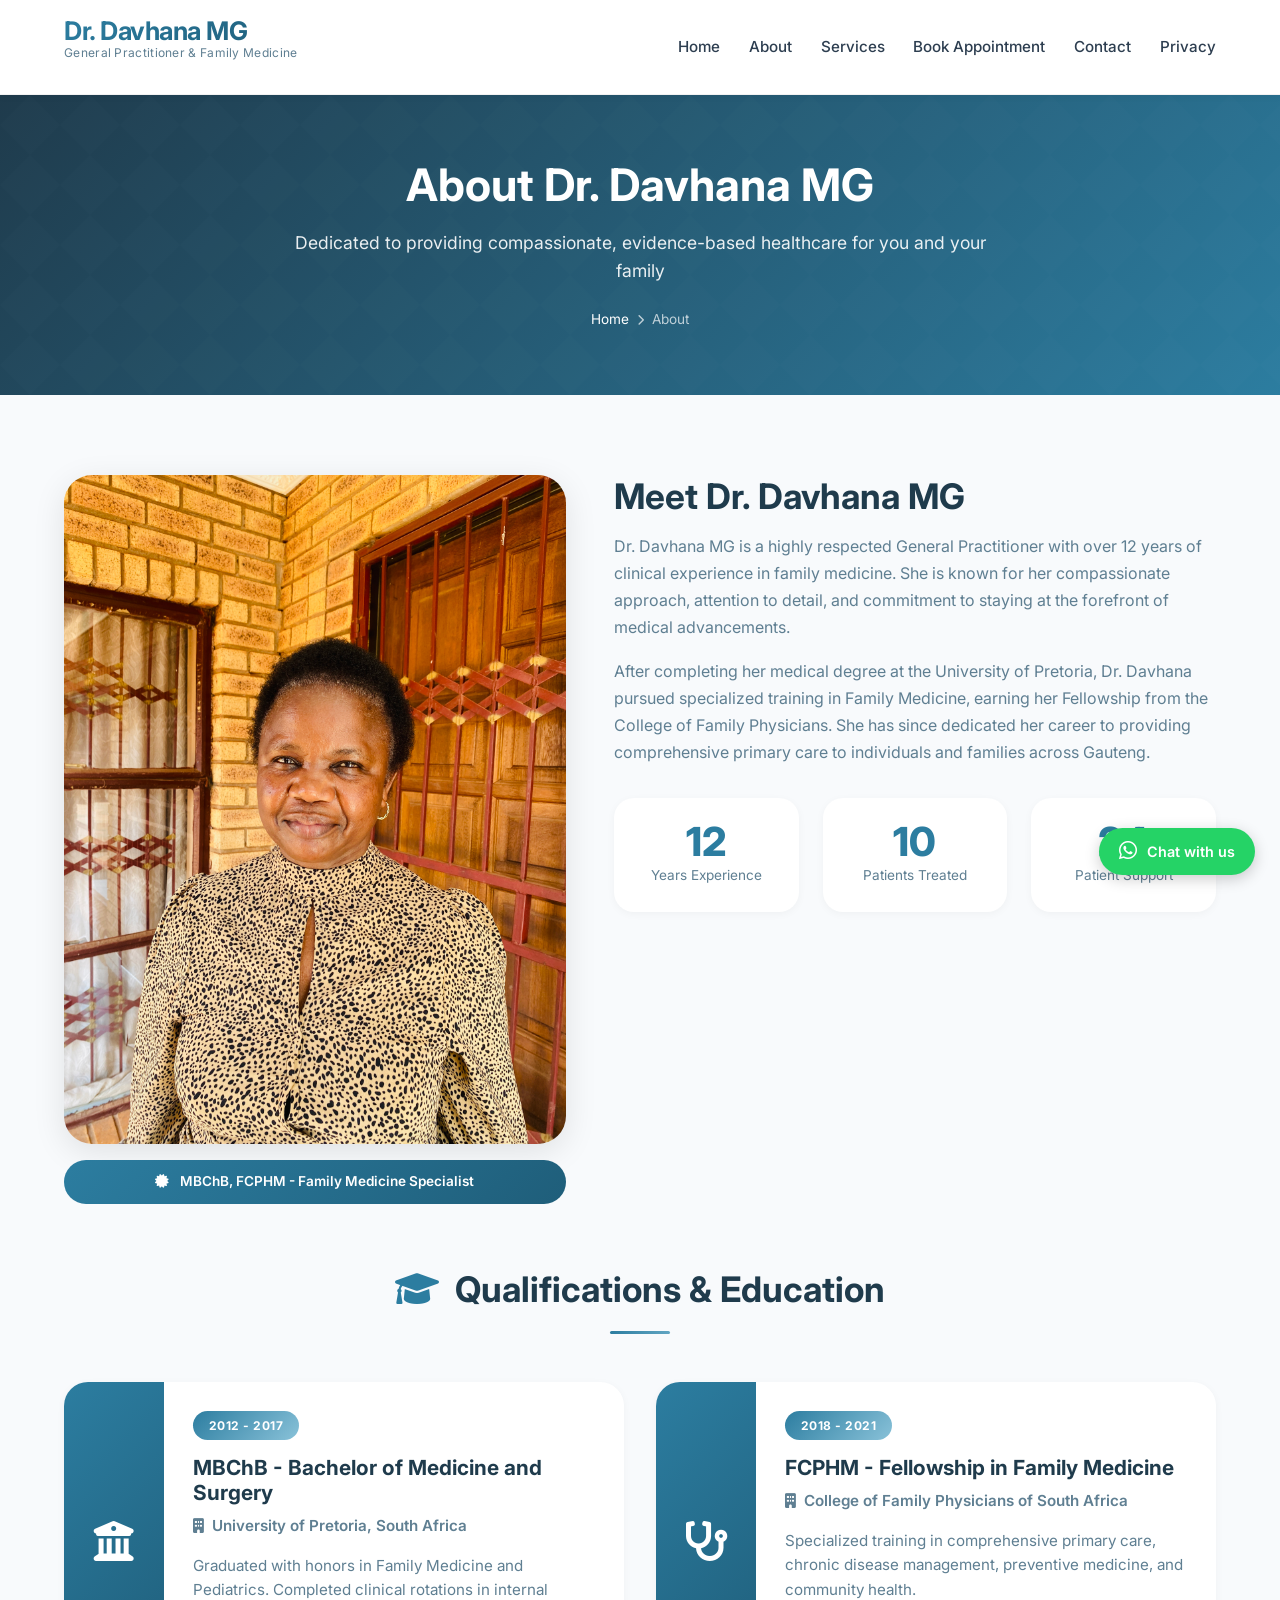
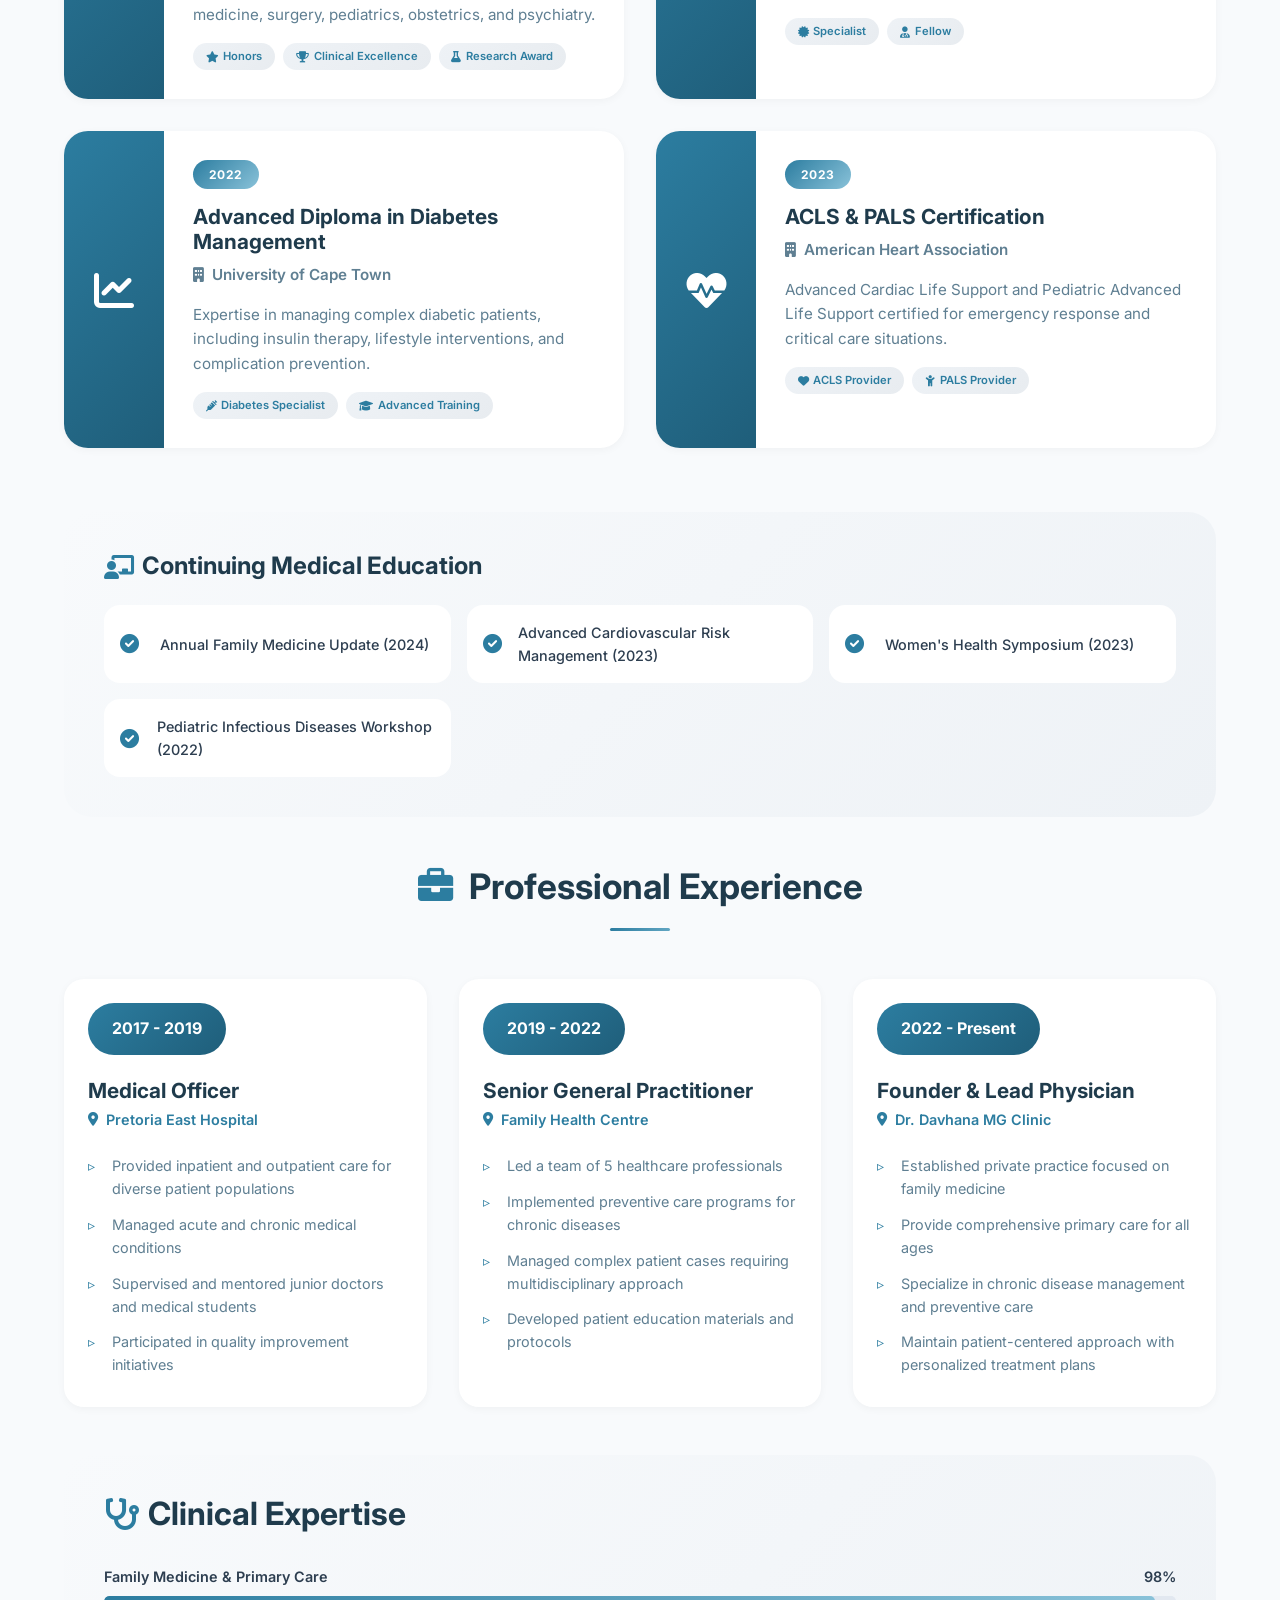
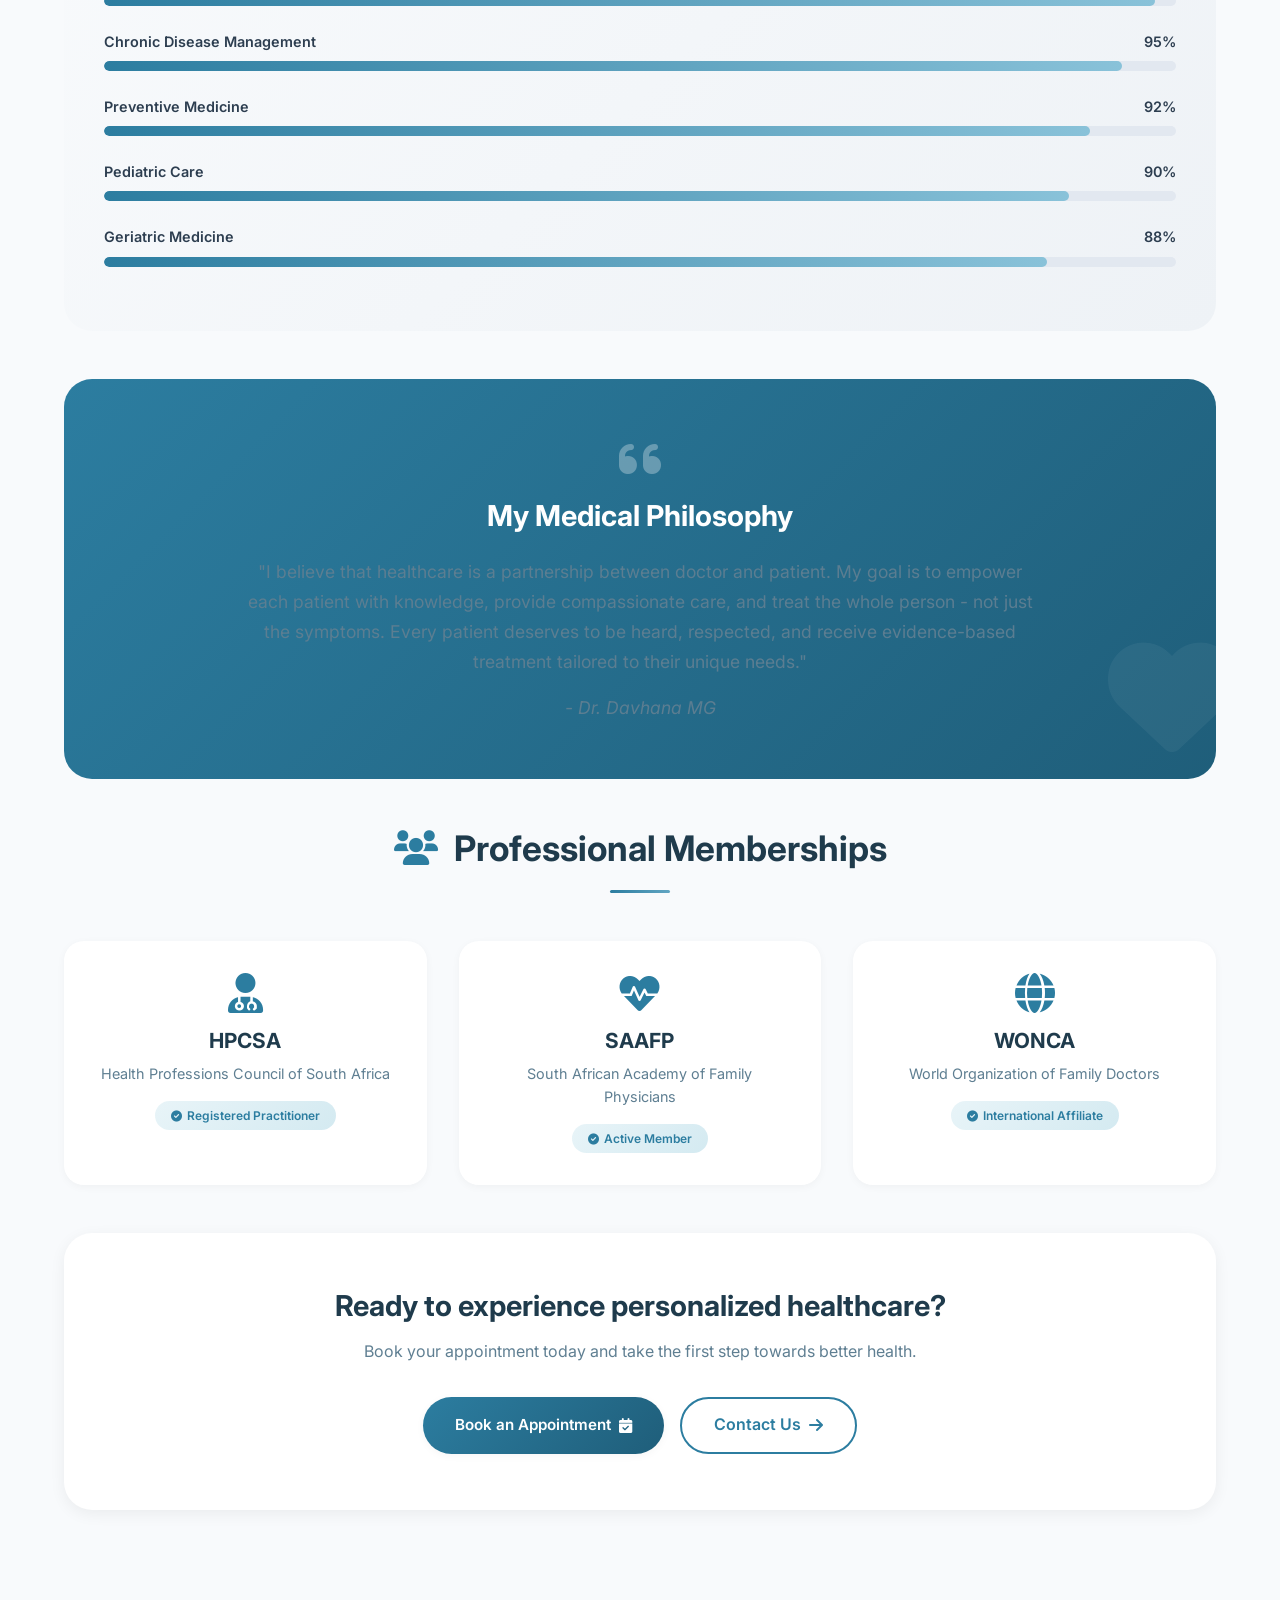
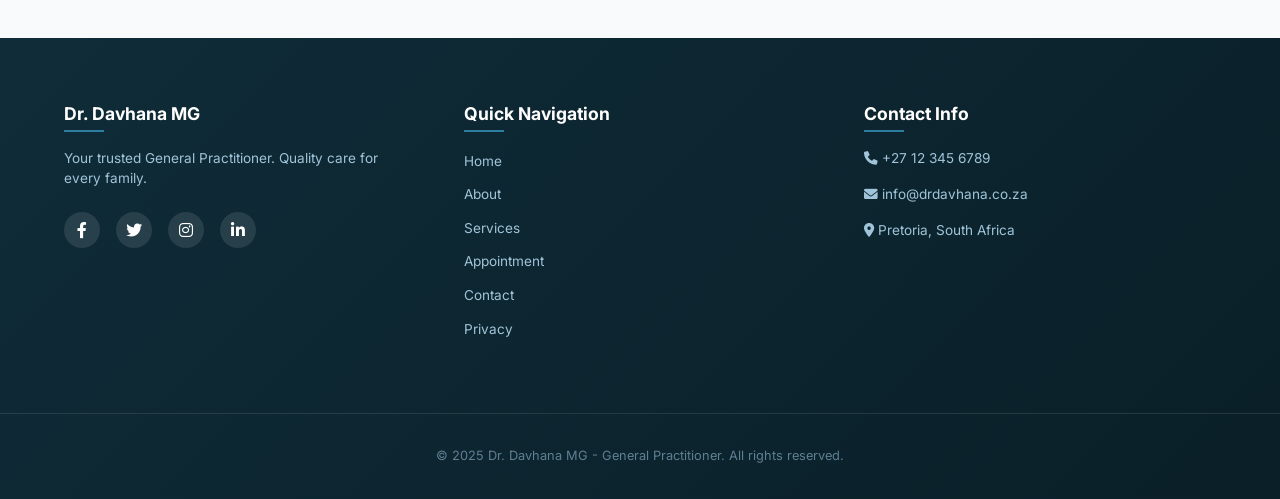
<file: about.html>
<!DOCTYPE html>
<html lang="en">
<head>
    <meta charset="UTF-8">
    <meta name="viewport" content="width=device-width, initial-scale=1.0, user-scalable=yes">
    <meta name="description" content="About Dr. Davhana MG - Experienced General Practitioner with over 12 years of expertise in family medicine, chronic disease management, and preventive care.">
    <meta name="keywords" content="General Practitioner, Family Doctor, About Dr. Davhana, Medical Qualifications, Pretoria Doctor">
    <meta name="author" content="Dr. Davhana MG">
    <title>About Dr. Davhana MG | Experienced General Practitioner</title>
    
    <!-- Google Fonts & Font Awesome -->
    <link href="https://fonts.googleapis.com/css2?family=Inter:opsz,wght@14..32,300;14..32,400;14..32,500;14..32,600;14..32,700;14..32,800&display=swap" rel="stylesheet">
    <link rel="stylesheet" href="https://cdnjs.cloudflare.com/ajax/libs/font-awesome/6.0.0-beta3/css/all.min.css">
    
    <!-- Global Styles -->
    <link rel="stylesheet" href="style.css">
    
    <!-- About Page Specific Styles -->
    <link rel="stylesheet" href="about.css">
    
    <!-- Google Analytics -->
    <script async src="https://www.googletagmanager.com/gtag/js?id=G-XXXXXXXXXX"></script>
    <script>
        window.dataLayer = window.dataLayer || [];
        function gtag(){dataLayer.push(arguments);}
        gtag('js', new Date());
        gtag('config', 'G-XXXXXXXXXX');
    </script>
</head>
<body>

    <!-- Header Navigation -->
    <header>
        <div class="container header-flex">
            <div class="logo">
                <h1>Dr. Davhana MG</h1>
                <p class="tagline">General Practitioner & Family Medicine</p>
            </div>
            <nav>
                <ul class="nav-links" id="navLinks">
                    <li><a href="index.html">Home</a></li>
                    <li><a href="about.html" class="active">About</a></li>
                    <li><a href="services.html">Services</a></li>
                    <li><a href="appointment.html">Book Appointment</a></li>
                    <li><a href="contact.html">Contact</a></li>
                    <li><a href="privacy.html">Privacy</a></li>
                </ul>
                <div class="burger" id="burgerMenu">
                    <i class="fas fa-bars"></i>
                </div>
            </nav>
        </div>
    </header>

    <main>
        <!-- About Hero Section -->
        <section class="about-hero">
            <div class="container">
                <div class="about-hero-content">
                    <h1>About Dr. Davhana MG</h1>
                    <p>Dedicated to providing compassionate, evidence-based healthcare for you and your family</p>
                    <div class="hero-breadcrumb">
                        <a href="index.html">Home</a>
                        <i class="fas fa-chevron-right"></i>
                        <span>About</span>
                    </div>
                </div>
            </div>
        </section>

        <div class="container">
            <!-- Main Doctor Profile -->
            <div class="doctor-profile">
                <div class="doctor-image">
                    <img src="images/IMG_MG .jpg" alt="Dr. Davhana MG - Professional Portrait">
                    <div class="doctor-badge">
                        <i class="fas fa-certificate"></i> MBChB, FCPHM - Family Medicine Specialist
                    </div>
                </div>
                
                <div class="doctor-info">
                    <h2>Meet Dr. Davhana MG</h2>
                    <p>Dr. Davhana MG is a highly respected General Practitioner with over 12 years of clinical experience in family medicine. She is known for her compassionate approach, attention to detail, and commitment to staying at the forefront of medical advancements.</p>
                    
                    <p>After completing her medical degree at the University of Pretoria, Dr. Davhana pursued specialized training in Family Medicine, earning her Fellowship from the College of Family Physicians. She has since dedicated her career to providing comprehensive primary care to individuals and families across Gauteng.</p>
                    
                    <div class="stats-grid">
                        <div class="stat-card">
                            <span class="stat-number">12+</span>
                            <span class="stat-label">Years Experience</span>
                        </div>
                        <div class="stat-card">
                            <span class="stat-number">10,000+</span>
                            <span class="stat-label">Patients Treated</span>
                        </div>
                        <div class="stat-card">
                            <span class="stat-number">24/7</span>
                            <span class="stat-label">Patient Support</span>
                        </div>
                    </div>
                </div>
            </div>
            
            <!-- Qualifications & Education - Modern Layout -->
            <div class="qualifications-section">
                <h2 class="section-title"><i class="fas fa-graduation-cap"></i> Qualifications & Education</h2>
                <div class="qualifications-grid">
                    <!-- Degree 1 -->
                    <div class="qualification-card">
                        <div class="qualification-icon">
                            <i class="fas fa-university"></i>
                        </div>
                        <div class="qualification-content">
                            <div class="qualification-year">2012 - 2017</div>
                            <h3>MBChB - Bachelor of Medicine and Surgery</h3>
                            <p class="qualification-institution">
                                <i class="fas fa-building"></i> University of Pretoria, South Africa
                            </p>
                            <p>Graduated with honors in Family Medicine and Pediatrics. Completed clinical rotations in internal medicine, surgery, pediatrics, obstetrics, and psychiatry.</p>
                            <div class="qualification-tags">
                                <span><i class="fas fa-star"></i> Honors</span>
                                <span><i class="fas fa-trophy"></i> Clinical Excellence</span>
                                <span><i class="fas fa-flask"></i> Research Award</span>
                            </div>
                        </div>
                    </div>
                    
                    <!-- Degree 2 -->
                    <div class="qualification-card">
                        <div class="qualification-icon">
                            <i class="fas fa-stethoscope"></i>
                        </div>
                        <div class="qualification-content">
                            <div class="qualification-year">2018 - 2021</div>
                            <h3>FCPHM - Fellowship in Family Medicine</h3>
                            <p class="qualification-institution">
                                <i class="fas fa-building"></i> College of Family Physicians of South Africa
                            </p>
                            <p>Specialized training in comprehensive primary care, chronic disease management, preventive medicine, and community health.</p>
                            <div class="qualification-tags">
                                <span><i class="fas fa-certificate"></i> Specialist</span>
                                <span><i class="fas fa-user-md"></i> Fellow</span>
                            </div>
                        </div>
                    </div>
                    
                    <!-- Degree 3 -->
                    <div class="qualification-card">
                        <div class="qualification-icon">
                            <i class="fas fa-chart-line"></i>
                        </div>
                        <div class="qualification-content">
                            <div class="qualification-year">2022</div>
                            <h3>Advanced Diploma in Diabetes Management</h3>
                            <p class="qualification-institution">
                                <i class="fas fa-building"></i> University of Cape Town
                            </p>
                            <p>Expertise in managing complex diabetic patients, including insulin therapy, lifestyle interventions, and complication prevention.</p>
                            <div class="qualification-tags">
                                <span><i class="fas fa-syringe"></i> Diabetes Specialist</span>
                                <span><i class="fas fa-graduation-cap"></i> Advanced Training</span>
                            </div>
                        </div>
                    </div>
                    
                    <!-- Degree 4 -->
                    <div class="qualification-card">
                        <div class="qualification-icon">
                            <i class="fas fa-heartbeat"></i>
                        </div>
                        <div class="qualification-content">
                            <div class="qualification-year">2023</div>
                            <h3>ACLS & PALS Certification</h3>
                            <p class="qualification-institution">
                                <i class="fas fa-building"></i> American Heart Association
                            </p>
                            <p>Advanced Cardiac Life Support and Pediatric Advanced Life Support certified for emergency response and critical care situations.</p>
                            <div class="qualification-tags">
                                <span><i class="fas fa-heart"></i> ACLS Provider</span>
                                <span><i class="fas fa-child"></i> PALS Provider</span>
                            </div>
                        </div>
                    </div>
                </div>
            </div>
            
            <!-- Continuing Education -->
            <div class="continuing-ed">
                <h3><i class="fas fa-chalkboard-teacher"></i> Continuing Medical Education</h3>
                <div class="courses-grid">
                    <div class="course-item">
                        <i class="fas fa-check-circle"></i>
                        <span>Annual Family Medicine Update (2024)</span>
                    </div>
                    <div class="course-item">
                        <i class="fas fa-check-circle"></i>
                        <span>Advanced Cardiovascular Risk Management (2023)</span>
                    </div>
                    <div class="course-item">
                        <i class="fas fa-check-circle"></i>
                        <span>Women's Health Symposium (2023)</span>
                    </div>
                    <div class="course-item">
                        <i class="fas fa-check-circle"></i>
                        <span>Pediatric Infectious Diseases Workshop (2022)</span>
                    </div>
                </div>
            </div>
            
            <!-- Professional Experience - Modern Design -->
            <h2 class="section-title"><i class="fas fa-briefcase"></i> Professional Experience</h2>
            <div class="experience-grid">
                <div class="experience-card">
                    <div class="experience-year">2017 - 2019</div>
                    <div class="experience-content">
                        <h3>Medical Officer</h3>
                        <p class="experience-location">
                            <i class="fas fa-map-marker-alt"></i> Pretoria East Hospital
                        </p>
                        <ul>
                            <li>Provided inpatient and outpatient care for diverse patient populations</li>
                            <li>Managed acute and chronic medical conditions</li>
                            <li>Supervised and mentored junior doctors and medical students</li>
                            <li>Participated in quality improvement initiatives</li>
                        </ul>
                    </div>
                </div>
                
                <div class="experience-card">
                    <div class="experience-year">2019 - 2022</div>
                    <div class="experience-content">
                        <h3>Senior General Practitioner</h3>
                        <p class="experience-location">
                            <i class="fas fa-map-marker-alt"></i> Family Health Centre
                        </p>
                        <ul>
                            <li>Led a team of 5 healthcare professionals</li>
                            <li>Implemented preventive care programs for chronic diseases</li>
                            <li>Managed complex patient cases requiring multidisciplinary approach</li>
                            <li>Developed patient education materials and protocols</li>
                        </ul>
                    </div>
                </div>
                
                <div class="experience-card">
                    <div class="experience-year">2022 - Present</div>
                    <div class="experience-content">
                        <h3>Founder & Lead Physician</h3>
                        <p class="experience-location">
                            <i class="fas fa-map-marker-alt"></i> Dr. Davhana MG Clinic
                        </p>
                        <ul>
                            <li>Established private practice focused on family medicine</li>
                            <li>Provide comprehensive primary care for all ages</li>
                            <li>Specialize in chronic disease management and preventive care</li>
                            <li>Maintain patient-centered approach with personalized treatment plans</li>
                        </ul>
                    </div>
                </div>
            </div>
            
            <!-- Clinical Skills -->
            <div class="skills-section">
                <h2><i class="fas fa-stethoscope"></i> Clinical Expertise</h2>
                <div class="skill-item">
                    <div class="skill-name">
                        <span>Family Medicine & Primary Care</span>
                        <span>98%</span>
                    </div>
                    <div class="skill-bar">
                        <div class="skill-progress" data-width="98"></div>
                    </div>
                </div>
                <div class="skill-item">
                    <div class="skill-name">
                        <span>Chronic Disease Management</span>
                        <span>95%</span>
                    </div>
                    <div class="skill-bar">
                        <div class="skill-progress" data-width="95"></div>
                    </div>
                </div>
                <div class="skill-item">
                    <div class="skill-name">
                        <span>Preventive Medicine</span>
                        <span>92%</span>
                    </div>
                    <div class="skill-bar">
                        <div class="skill-progress" data-width="92"></div>
                    </div>
                </div>
                <div class="skill-item">
                    <div class="skill-name">
                        <span>Pediatric Care</span>
                        <span>90%</span>
                    </div>
                    <div class="skill-bar">
                        <div class="skill-progress" data-width="90"></div>
                    </div>
                </div>
                <div class="skill-item">
                    <div class="skill-name">
                        <span>Geriatric Medicine</span>
                        <span>88%</span>
                    </div>
                    <div class="skill-bar">
                        <div class="skill-progress" data-width="88"></div>
                    </div>
                </div>
            </div>
            
            <!-- Medical Philosophy -->
            <div class="philosophy-section">
                <i class="fas fa-quote-left" style="font-size: 3rem; opacity: 0.3; margin-bottom: 1rem; display: inline-block;"></i>
                <h3>My Medical Philosophy</h3>
                <p>"I believe that healthcare is a partnership between doctor and patient. My goal is to empower each patient with knowledge, provide compassionate care, and treat the whole person - not just the symptoms. Every patient deserves to be heard, respected, and receive evidence-based treatment tailored to their unique needs."</p>
                <p style="margin-top: 1rem; font-style: italic;">- Dr. Davhana MG</p>
            </div>
            
            <!-- Memberships & Affiliations -->
            <h2 class="section-title"><i class="fas fa-users"></i> Professional Memberships</h2>
            <div class="memberships-grid">
                <div class="membership-card">
                    <i class="fas fa-user-md"></i>
                    <h4>HPCSA</h4>
                    <p>Health Professions Council of South Africa</p>
                    <span class="membership-status"><i class="fas fa-check-circle"></i> Registered Practitioner</span>
                </div>
                <div class="membership-card">
                    <i class="fas fa-heartbeat"></i>
                    <h4>SAAFP</h4>
                    <p>South African Academy of Family Physicians</p>
                    <span class="membership-status"><i class="fas fa-check-circle"></i> Active Member</span>
                </div>
                <div class="membership-card">
                    <i class="fas fa-globe"></i>
                    <h4>WONCA</h4>
                    <p>World Organization of Family Doctors</p>
                    <span class="membership-status"><i class="fas fa-check-circle"></i> International Affiliate</span>
                </div>
            </div>
            
            <!-- Call to Action -->
            <div class="cta-section">
                <h3>Ready to experience personalized healthcare?</h3>
                <p>Book your appointment today and take the first step towards better health.</p>
                <div class="cta-buttons">
                    <a href="appointment.html" class="btn-primary">Book an Appointment <i class="fas fa-calendar-check"></i></a>
                    <a href="contact.html" class="btn-outline-light">Contact Us <i class="fas fa-arrow-right"></i></a>
                </div>
            </div>
        </div>
    </main>

    <!-- WhatsApp Chat Integration -->
   <a href="https://wa.me/27767158744?text=Hello%20Dr.%20Davhana%2C%20I%20have%20a%20question%20about%20your%20privacy%20policy." class="whatsapp-chat" target="_blank">
        <i class="fab fa-whatsapp"></i> Chat with us
    </a>

    <!-- Footer -->
    <footer>
        <div class="container footer-content">
            <div class="footer-col">
                <h4>Dr. Davhana MG</h4>
                <p>Your trusted General Practitioner. Quality care for every family.</p>
                <div class="social-icons">
                    <a href="#"><i class="fab fa-facebook-f"></i></a>
                    <a href="#"><i class="fab fa-twitter"></i></a>
                    <a href="#"><i class="fab fa-instagram"></i></a>
                    <a href="#"><i class="fab fa-linkedin-in"></i></a>
                </div>
            </div>
            <div class="footer-col">
                <h4>Quick Navigation</h4>
                <ul>
                    <li><a href="index.html">Home</a></li>
                    <li><a href="about.html">About</a></li>
                    <li><a href="services.html">Services</a></li>
                    <li><a href="appointment.html">Appointment</a></li>
                    <li><a href="contact.html">Contact</a></li>
                    <li><a href="privacy.html">Privacy</a></li>
                </ul>
            </div>
            <div class="footer-col">
                <h4>Contact Info</h4>
                <p><i class="fas fa-phone"></i> +27 12 345 6789</p>
                <p><i class="fas fa-envelope"></i> info@drdavhana.co.za</p>
                <p><i class="fas fa-map-marker-alt"></i> Pretoria, South Africa</p>
            </div>
        </div>
        <div class="footer-bottom">
            <p>&copy; 2025 Dr. Davhana MG - General Practitioner. All rights reserved.</p>
        </div>
    </footer>

    <script src="script.js"></script>
    <script>
        // Animate skill bars when they come into view
        const skillBars = document.querySelectorAll('.skill-progress');
        
        function animateSkills() {
            skillBars.forEach(bar => {
                const width = bar.getAttribute('data-width');
                if (width) {
                    const barPosition = bar.getBoundingClientRect().top;
                    const screenPosition = window.innerHeight;
                    
                    if (barPosition < screenPosition && (bar.style.width === '0px' || bar.style.width === '')) {
                        bar.style.width = width + '%';
                    }
                }
            });
        }
        
        window.addEventListener('scroll', animateSkills);
        animateSkills();
        
        // Add active class to current nav link
        const currentLocation = window.location.pathname;
        const navLinks = document.querySelectorAll('.nav-links a');
        navLinks.forEach(link => {
            if (link.getAttribute('href') === 'about.html') {
                link.classList.add('active');
            }
        });
        
        // Animate qualification cards on scroll
        const qualificationCards = document.querySelectorAll('.qualification-card');
        const experienceCards = document.querySelectorAll('.experience-card');
        const membershipCards = document.querySelectorAll('.membership-card');
        
        function animateCardsOnScroll() {
            qualificationCards.forEach((card, index) => {
                const cardPosition = card.getBoundingClientRect().top;
                const screenPosition = window.innerHeight;
                if (cardPosition < screenPosition) {
                    card.style.opacity = '1';
                    card.style.transform = 'translateX(0)';
                }
            });
            
            experienceCards.forEach((card, index) => {
                const cardPosition = card.getBoundingClientRect().top;
                const screenPosition = window.innerHeight;
                if (cardPosition < screenPosition) {
                    card.classList.add('animated');
                }
            });
            
            membershipCards.forEach((card, index) => {
                const cardPosition = card.getBoundingClientRect().top;
                const screenPosition = window.innerHeight;
                if (cardPosition < screenPosition) {
                    card.style.opacity = '1';
                    card.style.transform = 'translateY(0)';
                }
            });
        }
        
        // Set initial states
        qualificationCards.forEach(card => {
            card.style.opacity = '0';
            card.style.transform = 'translateX(-30px)';
            card.style.transition = 'all 0.5s ease';
        });
        
        membershipCards.forEach(card => {
            card.style.opacity = '0';
            card.style.transform = 'translateY(30px)';
            card.style.transition = 'all 0.5s ease';
        });
        
        window.addEventListener('scroll', animateCardsOnScroll);
        animateCardsOnScroll();
    </script>
</body>
</html>
</file>
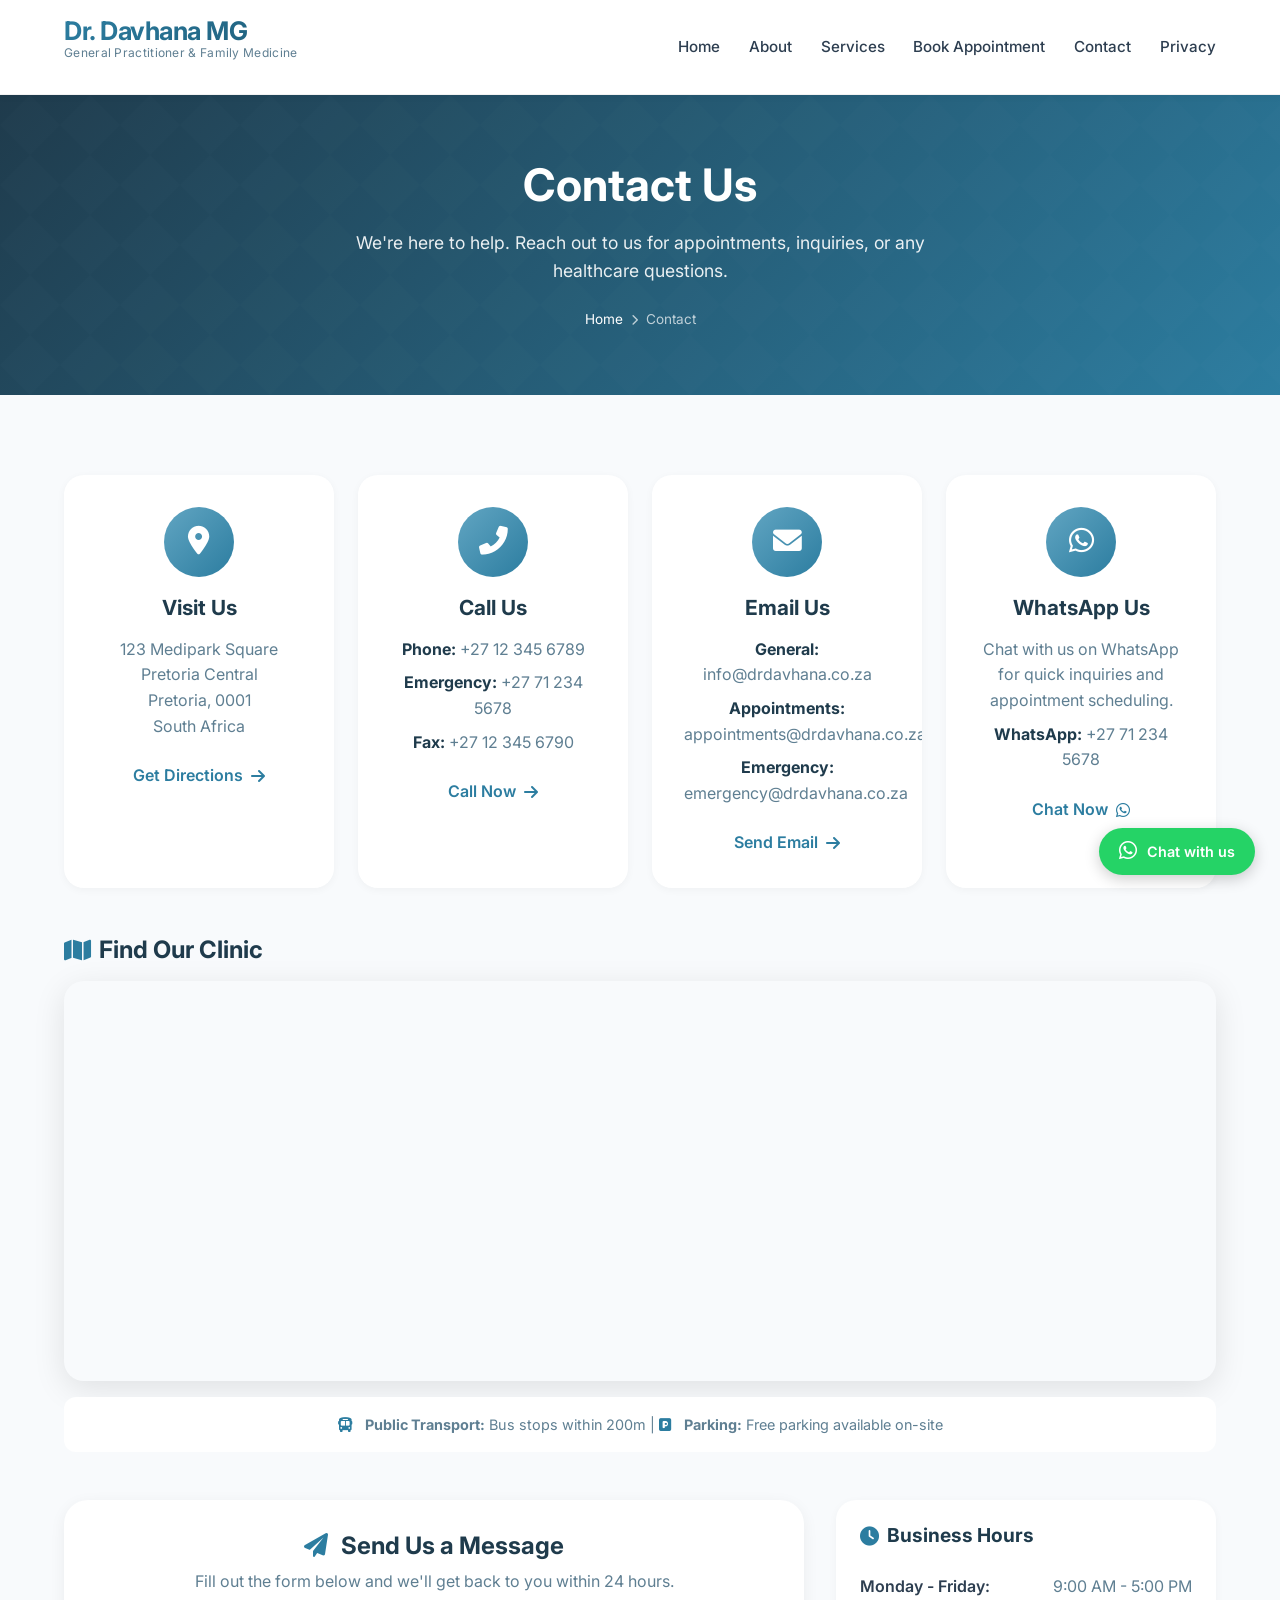
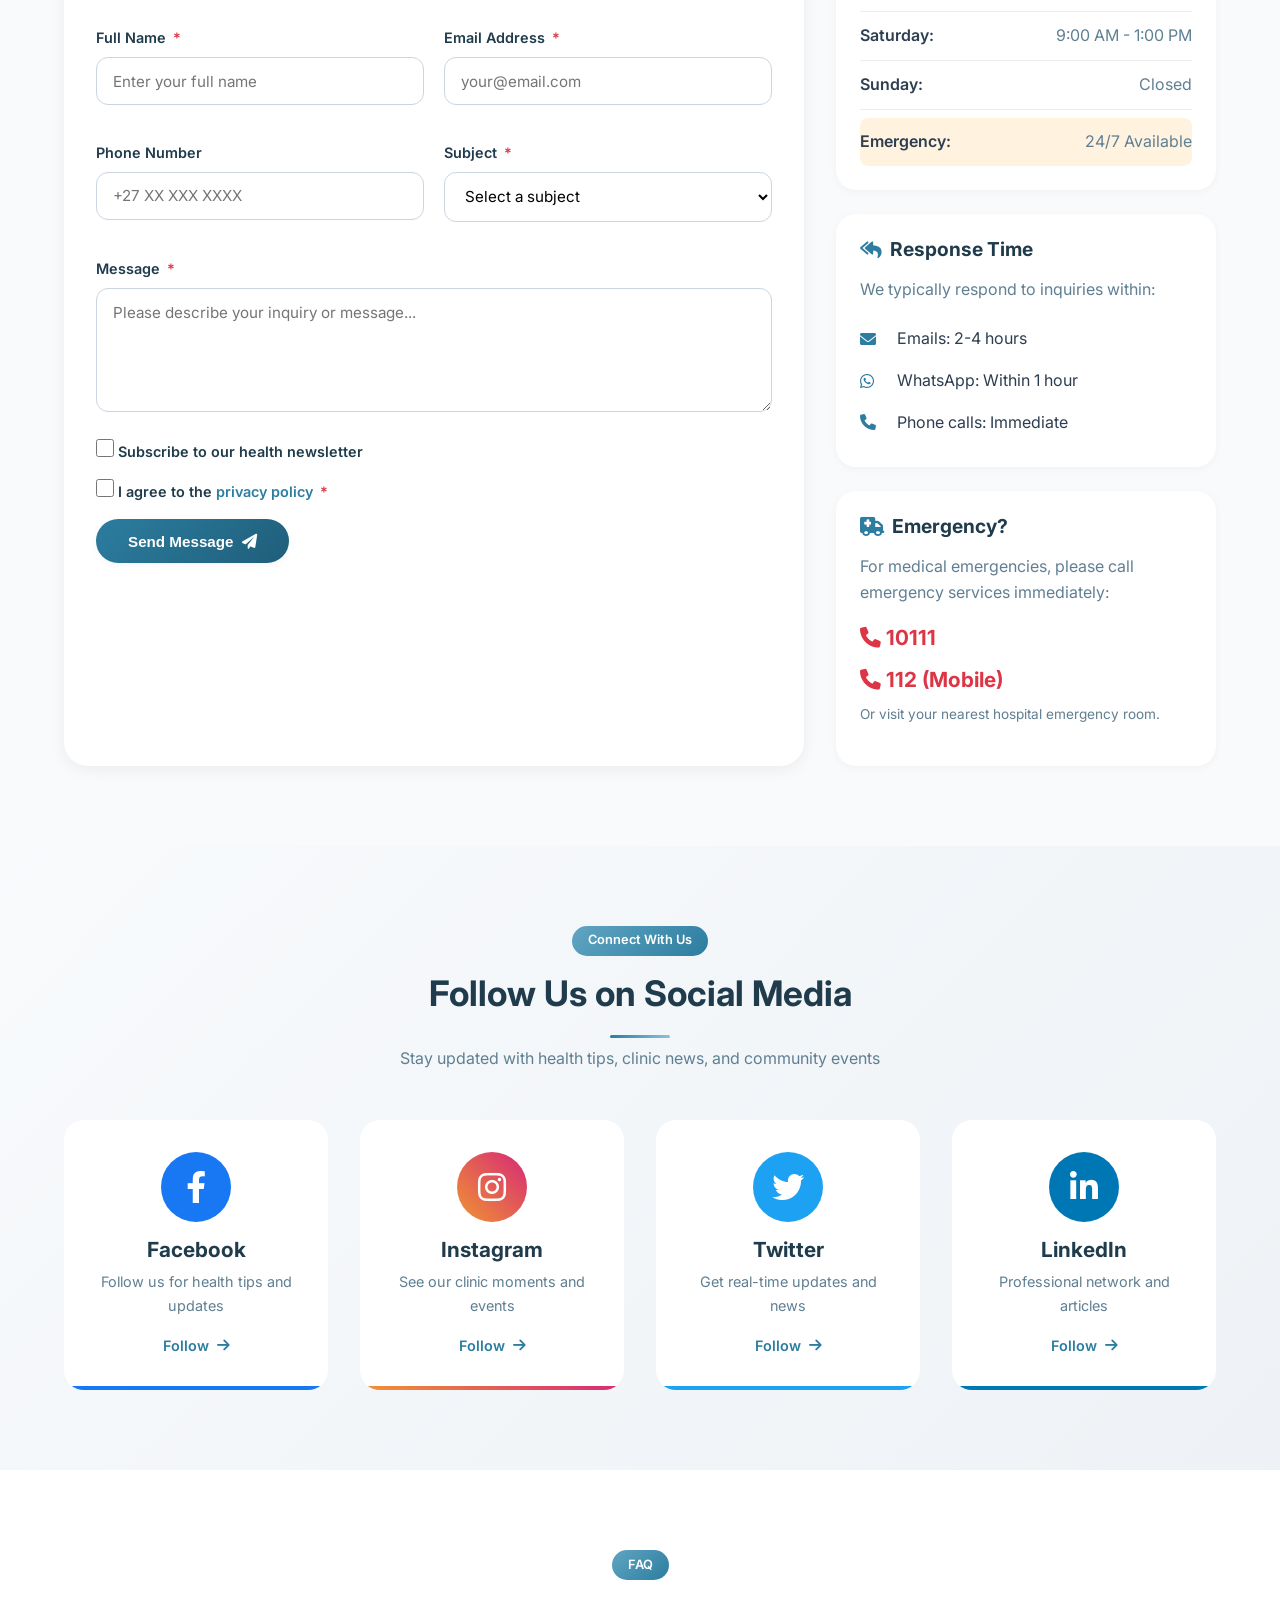
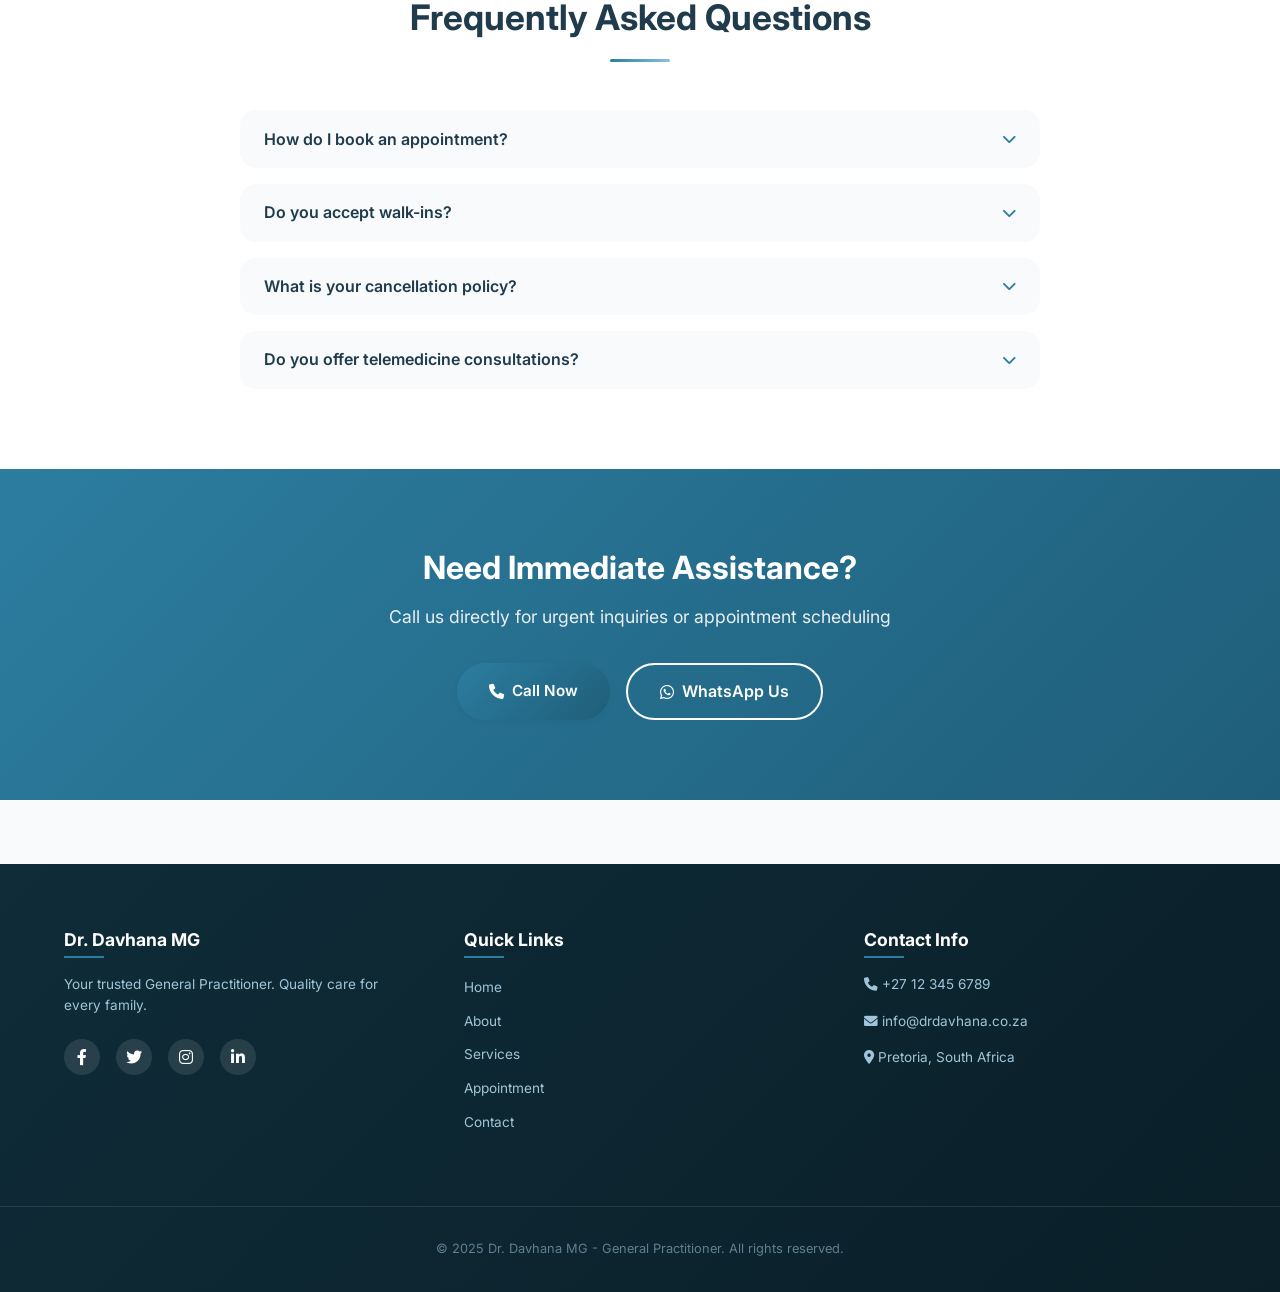
<file: contact.html>
<!DOCTYPE html>
<html lang="en">
<head>
    <meta charset="UTF-8">
    <meta name="viewport" content="width=device-width, initial-scale=1.0, user-scalable=yes">
    <meta name="description" content="Contact Dr. Davhana MG - General Practitioner in Pretoria. Find our clinic location, phone number, email, and send us a message online.">
    <meta name="keywords" content="Contact Doctor, Clinic Address, Google Map, Pretoria Doctor, Medical Clinic Contact">
    <meta name="author" content="Dr. Davhana MG">
    <title>Contact Us | Dr. Davhana MG - General Practitioner</title>
    
    <!-- Google Fonts & Font Awesome -->
    <link href="https://fonts.googleapis.com/css2?family=Inter:opsz,wght@14..32,300;14..32,400;14..32,500;14..32,600;14..32,700;14..32,800&display=swap" rel="stylesheet">
    <link rel="stylesheet" href="https://cdnjs.cloudflare.com/ajax/libs/font-awesome/6.0.0-beta3/css/all.min.css">
    
    <!-- Global Styles -->
    <link rel="stylesheet" href="style.css">
    
    <!-- Contact Page Specific Styles -->
    <link rel="stylesheet" href="contact.css">
    
    <!-- Google Analytics -->
    <script async src="https://www.googletagmanager.com/gtag/js?id=G-XXXXXXXXXX"></script>
    <script>
        window.dataLayer = window.dataLayer || [];
        function gtag(){dataLayer.push(arguments);}
        gtag('js', new Date());
        gtag('config', 'G-XXXXXXXXXX');
    </script>
</head>
<body>

    <!-- Header Navigation -->
    <header>
        <div class="container header-flex">
            <div class="logo">
                <h1>Dr. Davhana MG</h1>
                <p class="tagline">General Practitioner & Family Medicine</p>
            </div>
            <nav>
                <ul class="nav-links" id="navLinks">
                    <li><a href="index.html">Home</a></li>
                    <li><a href="about.html">About</a></li>
                    <li><a href="services.html">Services</a></li>
                    <li><a href="appointment.html">Book Appointment</a></li>
                    <li><a href="contact.html" class="active">Contact</a></li>
                    <li><a href="privacy.html">Privacy</a></li>
                </ul>
                <div class="burger" id="burgerMenu">
                    <i class="fas fa-bars"></i>
                </div>
            </nav>
        </div>
    </header>

    <main>
        <!-- Contact Hero Section -->
        <section class="contact-hero">
            <div class="container">
                <div class="contact-hero-content">
                    <h1>Contact Us</h1>
                    <p>We're here to help. Reach out to us for appointments, inquiries, or any healthcare questions.</p>
                    <div class="hero-breadcrumb">
                        <a href="index.html">Home</a>
                        <i class="fas fa-chevron-right"></i>
                        <span>Contact</span>
                    </div>
                </div>
            </div>
        </section>

        <!-- Contact Main Section -->
        <section class="contact-main">
            <div class="container">
                <div class="contact-wrapper">
                    <!-- Contact Information Cards -->
                    <div class="contact-info-grid">
                        <div class="contact-info-card">
                            <div class="contact-icon">
                                <i class="fas fa-map-marker-alt"></i>
                            </div>
                            <h3>Visit Us</h3>
                            <p>123 Medipark Square<br>Pretoria Central<br>Pretoria, 0001<br>South Africa</p>
                            <a href="#map" class="contact-link">Get Directions <i class="fas fa-arrow-right"></i></a>
                        </div>

                        <div class="contact-info-card">
                            <div class="contact-icon">
                                <i class="fas fa-phone-alt"></i>
                            </div>
                            <h3>Call Us</h3>
                            <p><strong>Phone:</strong> +27 12 345 6789</p>
                            <p><strong>Emergency:</strong> +27 71 234 5678</p>
                            <p><strong>Fax:</strong> +27 12 345 6790</p>
                            <a href="tel:+27123456789" class="contact-link">Call Now <i class="fas fa-arrow-right"></i></a>
                        </div>

                        <div class="contact-info-card">
                            <div class="contact-icon">
                                <i class="fas fa-envelope"></i>
                            </div>
                            <h3>Email Us</h3>
                            <p><strong>General:</strong> info@drdavhana.co.za</p>
                            <p><strong>Appointments:</strong> appointments@drdavhana.co.za</p>
                            <p><strong>Emergency:</strong> emergency@drdavhana.co.za</p>
                            <a href="mailto:info@drdavhana.co.za" class="contact-link">Send Email <i class="fas fa-arrow-right"></i></a>
                        </div>

                        <div class="contact-info-card">
                            <div class="contact-icon">
                                <i class="fab fa-whatsapp"></i>
                            </div>
                            <h3>WhatsApp Us</h3>
                            <p>Chat with us on WhatsApp for quick inquiries and appointment scheduling.</p>
                            <p><strong>WhatsApp:</strong> +27 71 234 5678</p>
                            <a href="https://wa.me/27712345678" class="contact-link" target="_blank">Chat Now <i class="fab fa-whatsapp"></i></a>
                        </div>
                    </div>

                    <!-- Google Map Section -->
                    <div id="map" class="map-section">
                        <h2 class="map-title">
                            <i class="fas fa-map"></i> Find Our Clinic
                        </h2>
                        <div class="map-container">
                            <iframe 
                                src="https://www.google.com/maps/embed?pb=!1m18!1m12!1m3!1d3593.210469722508!2d28.188136!3d-25.747868!2m3!1f0!2f0!3f0!3m2!1i1024!2i768!4f13.1!3m3!1m2!1s0x1e9561b4b2c8e9c3%3A0x5e5c5c5c5c5c5c5c!2sPretoria%2C%20South%20Africa!5e0!3m2!1sen!2sus!4v1700000000000!5m2!1sen!2sus" 
                                width="100%" 
                                height="400" 
                                style="border:0;" 
                                allowfullscreen="" 
                                loading="lazy"
                                referrerpolicy="no-referrer-when-downgrade"
                                title="Dr. Davhana MG Clinic Location - Google Map">
                            </iframe>
                        </div>
                        <div class="map-directions">
                            <p><i class="fas fa-bus"></i> <strong>Public Transport:</strong> Bus stops within 200m | <i class="fas fa-parking"></i> <strong>Parking:</strong> Free parking available on-site</p>
                        </div>
                    </div>

                    <!-- Contact Form and Business Hours Row -->
                    <div class="contact-form-row">
                        <!-- Contact Form -->
                        <div class="contact-form-container">
                            <div class="form-header">
                                <h2><i class="fas fa-paper-plane"></i> Send Us a Message</h2>
                                <p>Fill out the form below and we'll get back to you within 24 hours.</p>
                            </div>

                            <form id="contactForm" class="contact-form">
                                <div class="form-row">
                                    <div class="form-group">
                                        <label for="fullName">Full Name <span class="required">*</span></label>
                                        <input type="text" id="fullName" name="fullName" placeholder="Enter your full name">
                                        <div class="error-message" id="nameError">Please enter your full name</div>
                                    </div>
                                    <div class="form-group">
                                        <label for="email">Email Address <span class="required">*</span></label>
                                        <input type="email" id="email" name="email" placeholder="your@email.com">
                                        <div class="error-message" id="emailError">Please enter a valid email address</div>
                                    </div>
                                </div>

                                <div class="form-row">
                                    <div class="form-group">
                                        <label for="phone">Phone Number</label>
                                        <input type="tel" id="phone" name="phone" placeholder="+27 XX XXX XXXX">
                                    </div>
                                    <div class="form-group">
                                        <label for="subject">Subject <span class="required">*</span></label>
                                        <select id="subject" name="subject">
                                            <option value="">Select a subject</option>
                                            <option value="appointment">Appointment Inquiry</option>
                                            <option value="general">General Question</option>
                                            <option value="feedback">Feedback</option>
                                            <option value="complaint">Complaint</option>
                                            <option value="other">Other</option>
                                        </select>
                                        <div class="error-message" id="subjectError">Please select a subject</div>
                                    </div>
                                </div>

                                <div class="form-group">
                                    <label for="message">Message <span class="required">*</span></label>
                                    <textarea id="message" name="message" rows="5" placeholder="Please describe your inquiry or message..."></textarea>
                                    <div class="error-message" id="messageError">Please enter your message</div>
                                </div>

                                <div class="form-group checkbox-group">
                                    <label class="checkbox-label">
                                        <input type="checkbox" id="subscribe">
                                        <span class="checkmark"></span>
                                        Subscribe to our health newsletter
                                    </label>
                                </div>

                                <div class="form-group checkbox-group">
                                    <label class="checkbox-label">
                                        <input type="checkbox" id="agreePrivacy">
                                        <span class="checkmark"></span>
                                        I agree to the <a href="privacy.html" target="_blank">privacy policy</a> <span class="required">*</span>
                                    </label>
                                    <div class="error-message" id="privacyError">Please agree to the privacy policy</div>
                                </div>

                                <button type="submit" class="btn-primary">Send Message <i class="fas fa-paper-plane"></i></button>

                                <div id="formStatus" class="form-status"></div>
                            </form>
                        </div>

                        <!-- Business Hours & Quick Info -->
                        <div class="business-hours">
                            <div class="hours-card">
                                <h3><i class="fas fa-clock"></i> Business Hours</h3>
                                <ul class="hours-list">
                                    <li>
                                        <span class="day">Monday - Friday:</span>
                                        <span class="time">9:00 AM - 5:00 PM</span>
                                    </li>
                                    <li>
                                        <span class="day">Saturday:</span>
                                        <span class="time">9:00 AM - 1:00 PM</span>
                                    </li>
                                    <li>
                                        <span class="day">Sunday:</span>
                                        <span class="time">Closed</span>
                                    </li>
                                    <li class="emergency-hour">
                                        <span class="day">Emergency:</span>
                                        <span class="time">24/7 Available</span>
                                    </li>
                                </ul>
                            </div>

                            <div class="response-card">
                                <h3><i class="fas fa-reply-all"></i> Response Time</h3>
                                <p>We typically respond to inquiries within:</p>
                                <ul>
                                    <li><i class="fas fa-envelope"></i> Emails: 2-4 hours</li>
                                    <li><i class="fab fa-whatsapp"></i> WhatsApp: Within 1 hour</li>
                                    <li><i class="fas fa-phone"></i> Phone calls: Immediate</li>
                                </ul>
                            </div>

                            <div class="emergency-card">
                                <h3><i class="fas fa-ambulance"></i> Emergency?</h3>
                                <p>For medical emergencies, please call emergency services immediately:</p>
                                <p class="emergency-number"><i class="fas fa-phone"></i> 10111</p>
                                <p class="emergency-number"><i class="fas fa-phone"></i> 112 (Mobile)</p>
                                <p class="emergency-note">Or visit your nearest hospital emergency room.</p>
                            </div>
                        </div>
                    </div>
                </div>
            </div>
        </section>

        <!-- Social Media Section -->
        <section class="social-section">
            <div class="container">
                <div class="section-header">
                    <span class="section-tag">Connect With Us</span>
                    <h2 class="section-title">Follow Us on Social Media</h2>
                    <p class="section-subtitle">Stay updated with health tips, clinic news, and community events</p>
                </div>

                <div class="social-grid">
                    <a href="#" class="social-card facebook" target="_blank">
                        <div class="social-icon">
                            <i class="fab fa-facebook-f"></i>
                        </div>
                        <h3>Facebook</h3>
                        <p>Follow us for health tips and updates</p>
                        <span class="social-follow">Follow <i class="fas fa-arrow-right"></i></span>
                    </a>

                    <a href="#" class="social-card instagram" target="_blank">
                        <div class="social-icon">
                            <i class="fab fa-instagram"></i>
                        </div>
                        <h3>Instagram</h3>
                        <p>See our clinic moments and events</p>
                        <span class="social-follow">Follow <i class="fas fa-arrow-right"></i></span>
                    </a>

                    <a href="#" class="social-card twitter" target="_blank">
                        <div class="social-icon">
                            <i class="fab fa-twitter"></i>
                        </div>
                        <h3>Twitter</h3>
                        <p>Get real-time updates and news</p>
                        <span class="social-follow">Follow <i class="fas fa-arrow-right"></i></span>
                    </a>

                    <a href="#" class="social-card linkedin" target="_blank">
                        <div class="social-icon">
                            <i class="fab fa-linkedin-in"></i>
                        </div>
                        <h3>LinkedIn</h3>
                        <p>Professional network and articles</p>
                        <span class="social-follow">Follow <i class="fas fa-arrow-right"></i></span>
                    </a>
                </div>
            </div>
        </section>

        <!-- FAQ Section -->
        <section class="contact-faq">
            <div class="container">
                <div class="section-header">
                    <span class="section-tag">FAQ</span>
                    <h2 class="section-title">Frequently Asked Questions</h2>
                </div>

                <div class="faq-grid">
                    <div class="faq-item">
                        <div class="faq-question">
                            <h3>How do I book an appointment?</h3>
                            <i class="fas fa-chevron-down"></i>
                        </div>
                        <div class="faq-answer">
                            <p>You can book an appointment by calling our office, using our online booking system, or sending us a WhatsApp message. We recommend booking at least 2-3 days in advance.</p>
                        </div>
                    </div>

                    <div class="faq-item">
                        <div class="faq-question">
                            <h3>Do you accept walk-ins?</h3>
                            <i class="fas fa-chevron-down"></i>
                        </div>
                        <div class="faq-answer">
                            <p>We accept walk-ins, but priority is given to patients with appointments. We recommend booking in advance to avoid wait times.</p>
                        </div>
                    </div>

                    <div class="faq-item">
                        <div class="faq-question">
                            <h3>What is your cancellation policy?</h3>
                            <i class="fas fa-chevron-down"></i>
                        </div>
                        <div class="faq-answer">
                            <p>Please notify us at least 24 hours in advance if you need to cancel or reschedule. Late cancellations may incur a fee.</p>
                        </div>
                    </div>

                    <div class="faq-item">
                        <div class="faq-question">
                            <h3>Do you offer telemedicine consultations?</h3>
                            <i class="fas fa-chevron-down"></i>
                        </div>
                        <div class="faq-answer">
                            <p>Yes, we offer virtual consultations via video call for follow-up visits and certain conditions. Please specify when booking.</p>
                        </div>
                    </div>
                </div>
            </div>
        </section>

        <!-- CTA Section -->
        <section class="cta-section">
            <div class="container">
                <div class="cta-content">
                    <h3>Need Immediate Assistance?</h3>
                    <p>Call us directly for urgent inquiries or appointment scheduling</p>
                    <div class="cta-buttons">
                        <a href="tel:+27123456789" class="btn-primary"><i class="fas fa-phone"></i> Call Now</a>
                        <a href="https://wa.me/27712345678" class="btn-outline-light" target="_blank"><i class="fab fa-whatsapp"></i> WhatsApp Us</a>
                    </div>
                </div>
            </div>
        </section>
    </main>

    <!-- WhatsApp Chat Integration -->
    <a href="https://wa.me/27767158744?text=Hello%20Dr.%20Davhana%2C%20I%20have%20a%20question%20about%20your%20privacy%20policy." class="whatsapp-chat" target="_blank">
        <i class="fab fa-whatsapp"></i> Chat with us
    </a>
    <!-- Footer -->
    <footer>
        <div class="container footer-content">
            <div class="footer-col">
                <h4>Dr. Davhana MG</h4>
                <p>Your trusted General Practitioner. Quality care for every family.</p>
                <div class="social-icons">
                    <a href="#"><i class="fab fa-facebook-f"></i></a>
                    <a href="#"><i class="fab fa-twitter"></i></a>
                    <a href="#"><i class="fab fa-instagram"></i></a>
                    <a href="#"><i class="fab fa-linkedin-in"></i></a>
                </div>
            </div>
            <div class="footer-col">
                <h4>Quick Links</h4>
                <ul>
                    <li><a href="index.html">Home</a></li>
                    <li><a href="about.html">About</a></li>
                    <li><a href="services.html">Services</a></li>
                    <li><a href="appointment.html">Appointment</a></li>
                    <li><a href="contact.html">Contact</a></li>
                </ul>
            </div>
            <div class="footer-col">
                <h4>Contact Info</h4>
                <p><i class="fas fa-phone"></i> +27 12 345 6789</p>
                <p><i class="fas fa-envelope"></i> info@drdavhana.co.za</p>
                <p><i class="fas fa-map-marker-alt"></i> Pretoria, South Africa</p>
            </div>
        </div>
        <div class="footer-bottom">
            <p>&copy; 2025 Dr. Davhana MG - General Practitioner. All rights reserved.</p>
        </div>
    </footer>

    <script src="script.js"></script>
    <script>
        // Contact Form Validation and Submission
        document.getElementById('contactForm').addEventListener('submit', function(e) {
            e.preventDefault();
            
            let isValid = true;
            
            // Get form values
            const fullName = document.getElementById('fullName').value;
            const email = document.getElementById('email').value;
            const subject = document.getElementById('subject').value;
            const message = document.getElementById('message').value;
            const agreePrivacy = document.getElementById('agreePrivacy').checked;
            
            // Reset error messages
            document.querySelectorAll('.error-message').forEach(el => el.style.display = 'none');
            
            // Validate Full Name
            if (!fullName.trim()) {
                document.getElementById('nameError').style.display = 'block';
                isValid = false;
            }
            
            // Validate Email
            const emailPattern = /^[^\s@]+@[^\s@]+\.[^\s@]+$/;
            if (!email.trim() || !emailPattern.test(email)) {
                document.getElementById('emailError').style.display = 'block';
                isValid = false;
            }
            
            // Validate Subject
            if (!subject) {
                document.getElementById('subjectError').style.display = 'block';
                isValid = false;
            }
            
            // Validate Message
            if (!message.trim()) {
                document.getElementById('messageError').style.display = 'block';
                isValid = false;
            }
            
            // Validate Privacy Agreement
            if (!agreePrivacy) {
                document.getElementById('privacyError').style.display = 'block';
                isValid = false;
            }
            
            if (isValid) {
                // Show success message
                const statusDiv = document.getElementById('formStatus');
                statusDiv.style.display = 'block';
                statusDiv.style.background = '#d1e7dd';
                statusDiv.style.color = '#0f5132';
                statusDiv.innerHTML = `
                    <i class="fas fa-check-circle"></i> 
                    Thank you ${fullName}! Your message has been sent successfully. 
                    We'll get back to you within 24 hours.
                `;
                
                // Log to console (simulate sending to backend)
                console.log('Contact Form Submitted:', {
                    name: fullName,
                    email: email,
                    phone: document.getElementById('phone').value,
                    subject: subject,
                    message: message,
                    subscribe: document.getElementById('subscribe').checked
                });
                
                // Reset form
                this.reset();
                
                // Hide success message after 5 seconds
                setTimeout(() => {
                    statusDiv.style.display = 'none';
                }, 5000);
                
                // Scroll to top of form
                document.querySelector('.contact-form-container').scrollIntoView({ 
                    behavior: 'smooth', 
                    block: 'start' 
                });
            }
        });
        
        // Clear errors on input
        document.getElementById('fullName').addEventListener('input', function() {
            if (this.value.trim()) document.getElementById('nameError').style.display = 'none';
        });
        
        document.getElementById('email').addEventListener('input', function() {
            const emailPattern = /^[^\s@]+@[^\s@]+\.[^\s@]+$/;
            if (this.value.trim() && emailPattern.test(this.value)) {
                document.getElementById('emailError').style.display = 'none';
            }
        });
        
        document.getElementById('subject').addEventListener('change', function() {
            if (this.value) document.getElementById('subjectError').style.display = 'none';
        });
        
        document.getElementById('message').addEventListener('input', function() {
            if (this.value.trim()) document.getElementById('messageError').style.display = 'none';
        });
        
        document.getElementById('agreePrivacy').addEventListener('change', function() {
            if (this.checked) document.getElementById('privacyError').style.display = 'none';
        });
        
        // FAQ Accordion
        const faqItems = document.querySelectorAll('.faq-item');
        faqItems.forEach(item => {
            const question = item.querySelector('.faq-question');
            const answer = item.querySelector('.faq-answer');
            const icon = question.querySelector('i');
            
            answer.style.display = 'none';
            
            question.addEventListener('click', () => {
                const isOpen = answer.style.display === 'block';
                
                // Close all other FAQs
                faqItems.forEach(otherItem => {
                    const otherAnswer = otherItem.querySelector('.faq-answer');
                    const otherIcon = otherItem.querySelector('.faq-question i');
                    if (otherAnswer !== answer) {
                        otherAnswer.style.display = 'none';
                        otherIcon.style.transform = 'rotate(0deg';
                    }
                });
                
                if (isOpen) {
                    answer.style.display = 'none';
                    icon.style.transform = 'rotate(0deg)';
                } else {
                    answer.style.display = 'block';
                    icon.style.transform = 'rotate(180deg)';
                }
            });
        });
    </script>
</body>
</html>
</file>
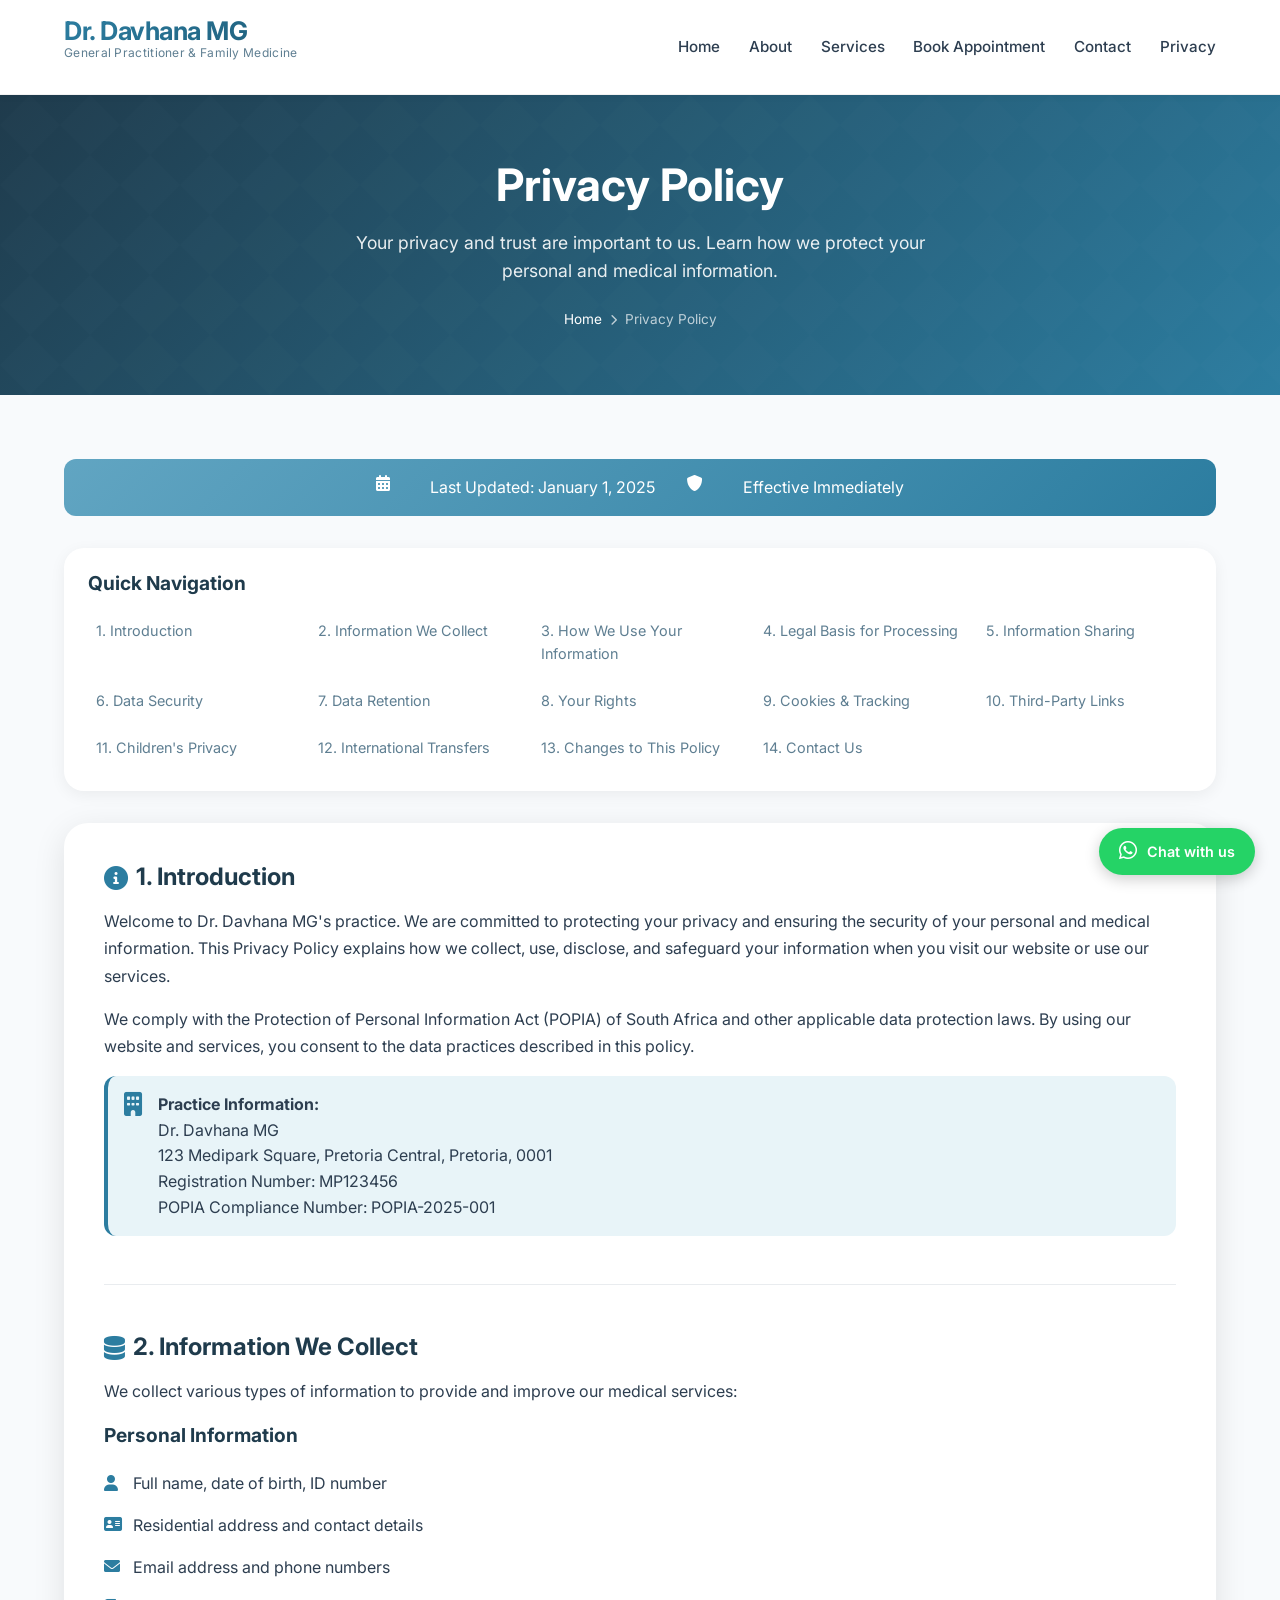
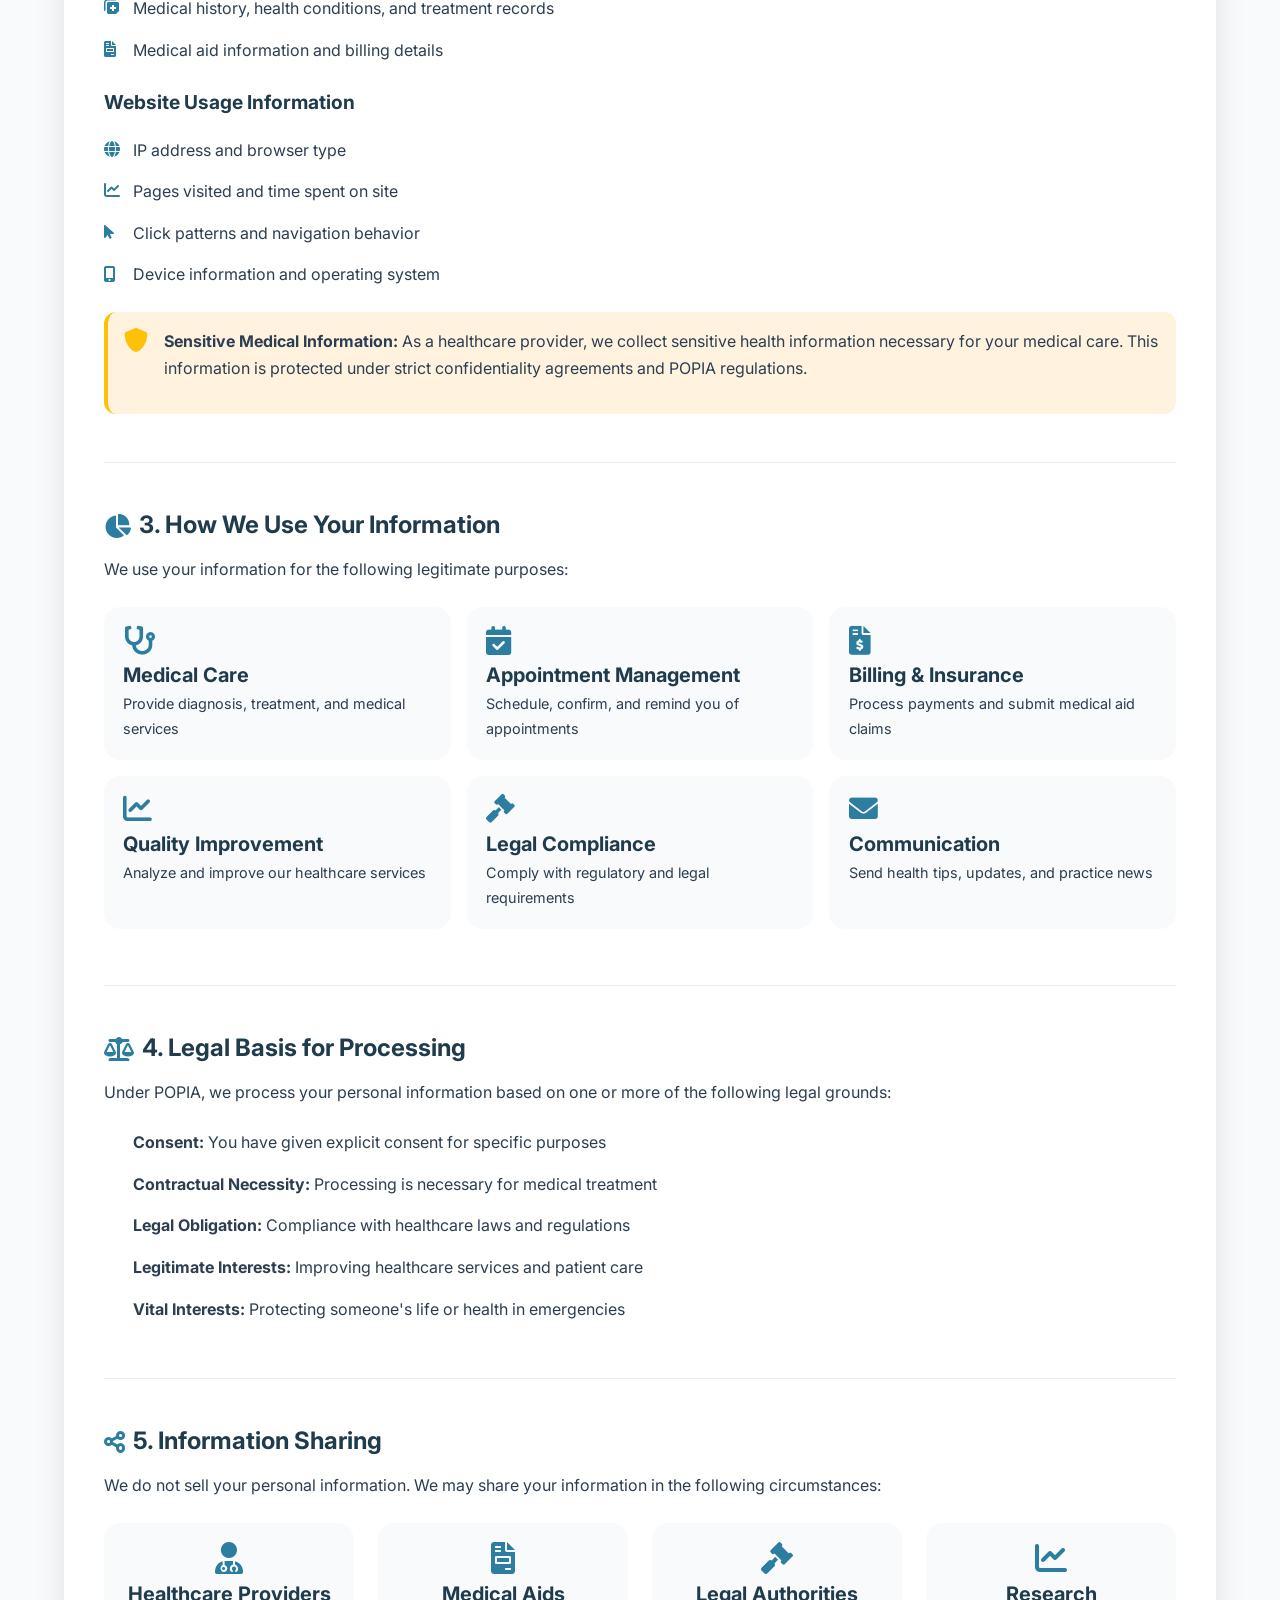
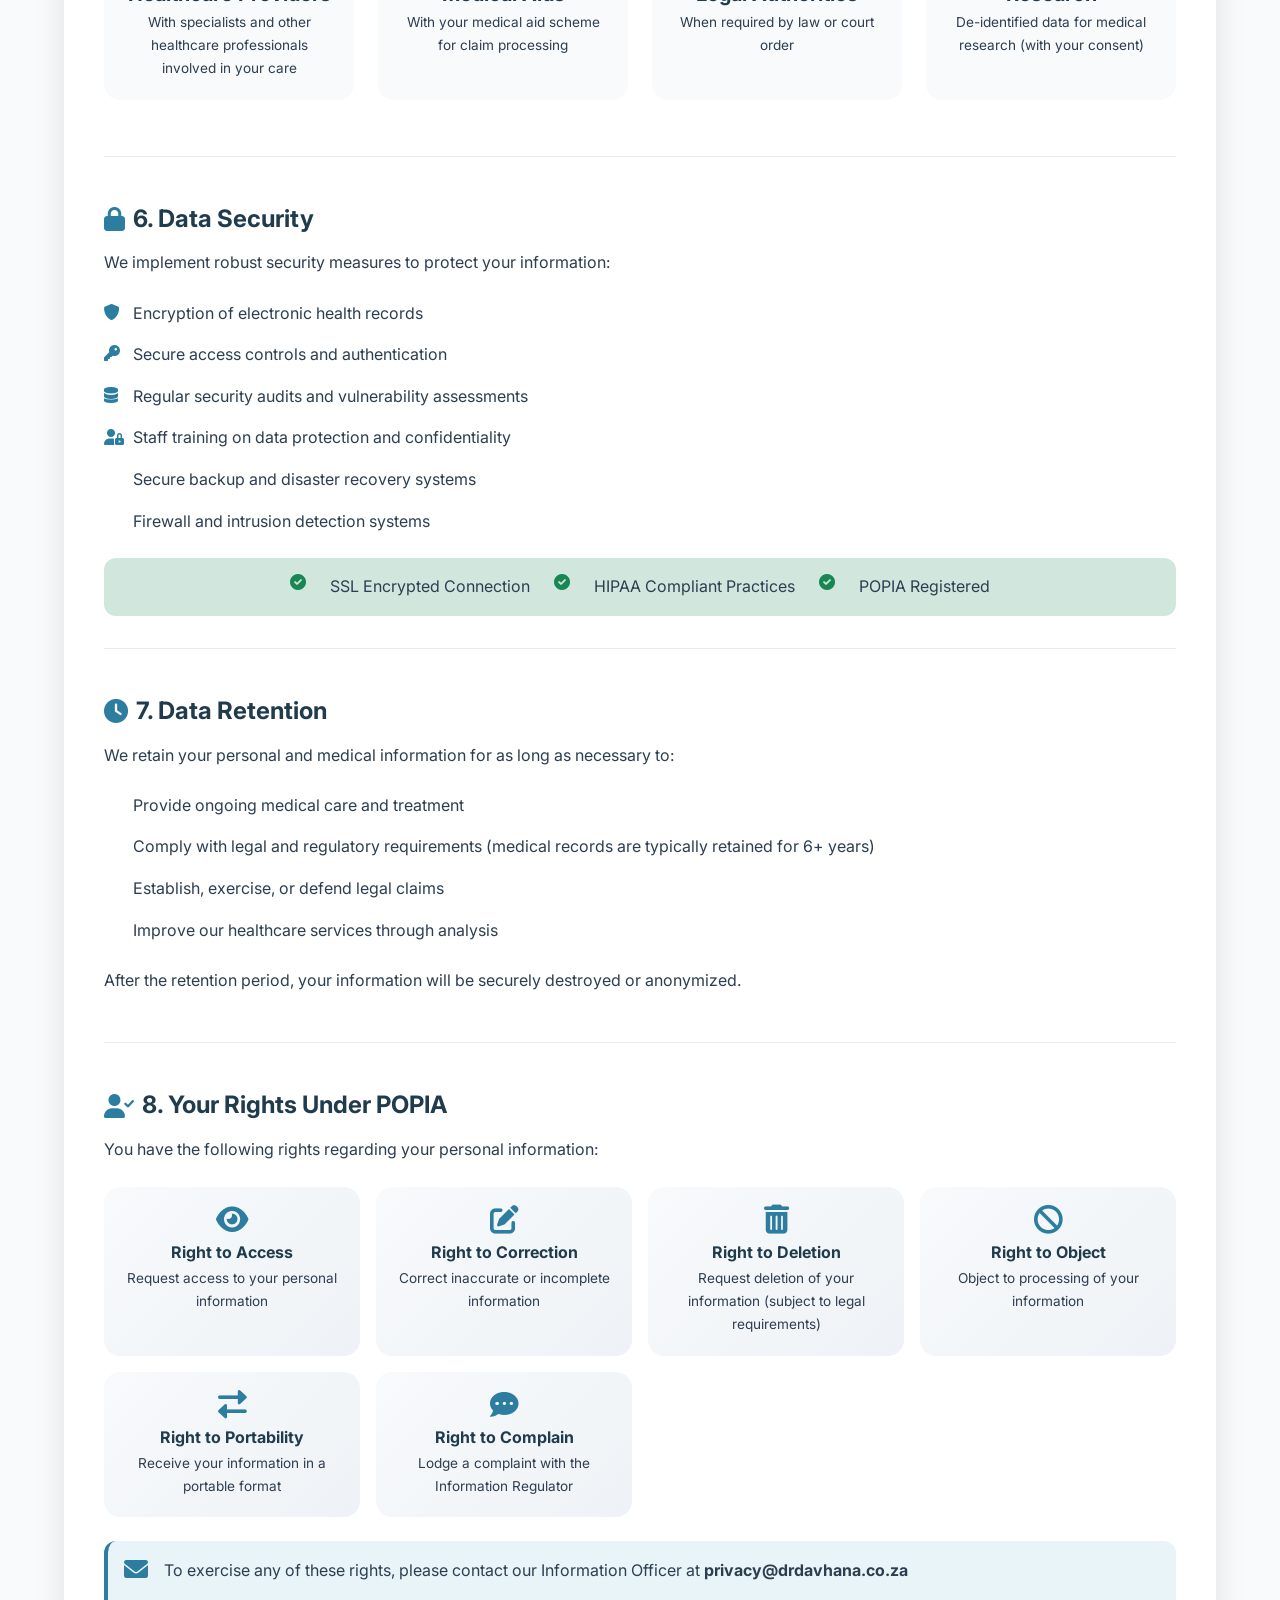
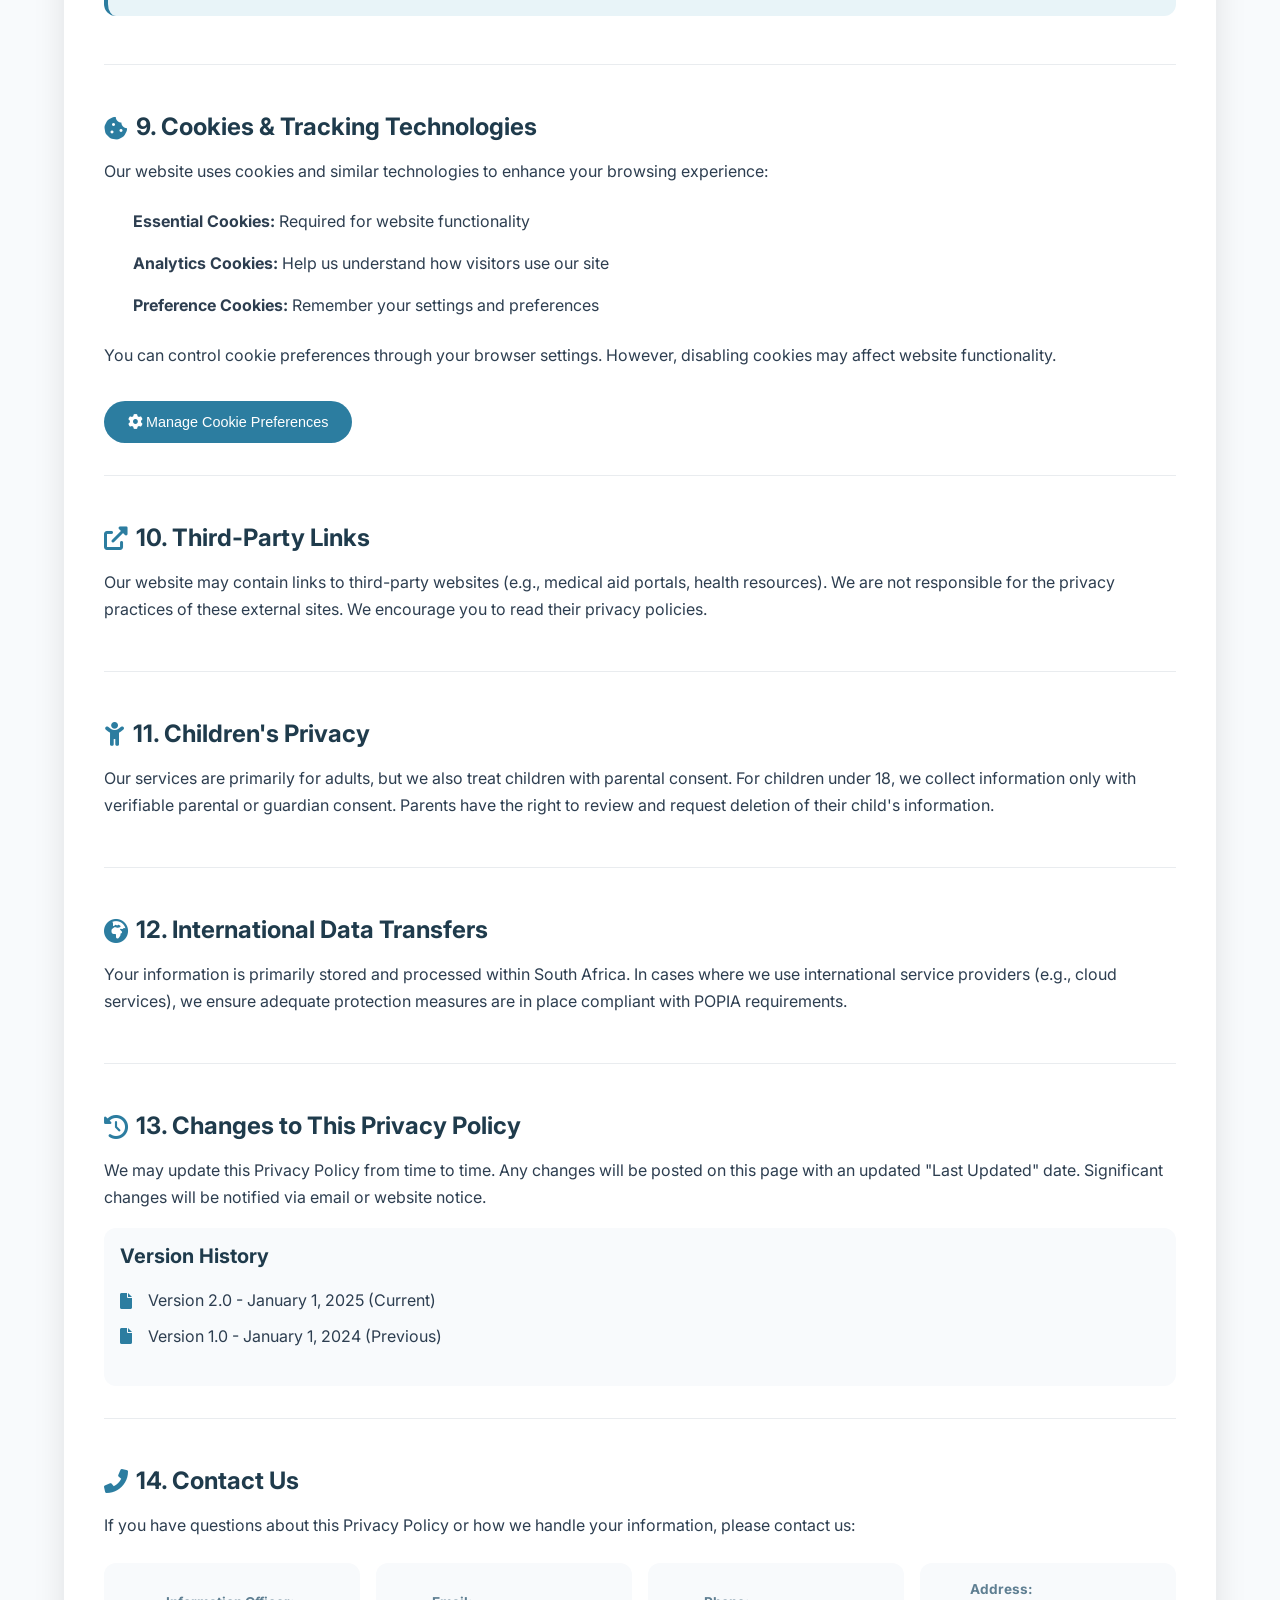
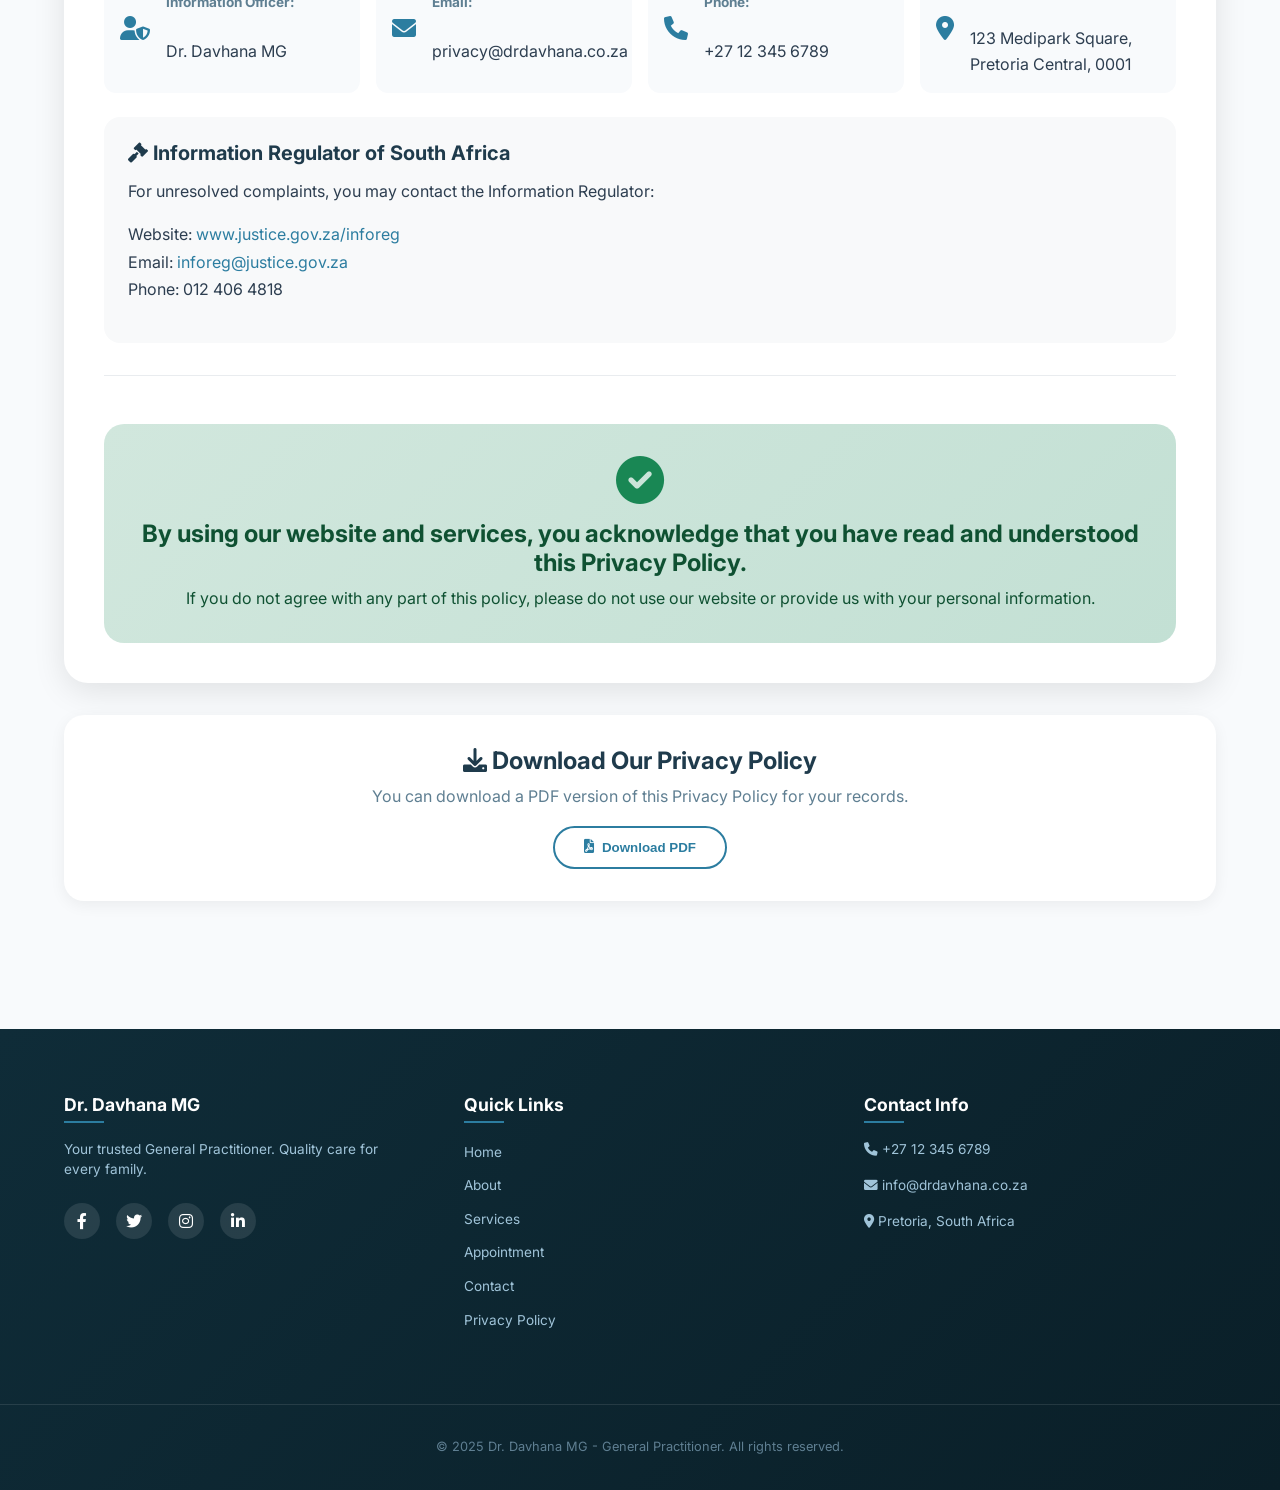
<file: privacy.html>
<!DOCTYPE html>
<html lang="en">
<head>
    <meta charset="UTF-8">
    <meta name="viewport" content="width=device-width, initial-scale=1.0, user-scalable=yes">
    <meta name="description" content="Privacy Policy for Dr. Davhana MG - General Practitioner. Learn how we collect, use, and protect your personal information in compliance with POPIA.">
    <meta name="keywords" content="Privacy Policy, POPIA, Data Protection, Medical Privacy, Healthcare Data">
    <meta name="author" content="Dr. Davhana MG">
    <title>Privacy Policy | Dr. Davhana MG - General Practitioner</title>
    
    <!-- Google Fonts & Font Awesome -->
    <link href="https://fonts.googleapis.com/css2?family=Inter:opsz,wght@14..32,300;14..32,400;14..32,500;14..32,600;14..32,700;14..32,800&display=swap" rel="stylesheet">
    <link rel="stylesheet" href="https://cdnjs.cloudflare.com/ajax/libs/font-awesome/6.0.0-beta3/css/all.min.css">
    
    <!-- Global Styles -->
    <link rel="stylesheet" href="style.css">
    
    <!-- Privacy Page Specific Styles -->
    <link rel="stylesheet" href="privacy.css">
    
    <!-- Google Analytics -->
    <script async src="https://www.googletagmanager.com/gtag/js?id=G-XXXXXXXXXX"></script>
    <script>
        window.dataLayer = window.dataLayer || [];
        function gtag(){dataLayer.push(arguments);}
        gtag('js', new Date());
        gtag('config', 'G-XXXXXXXXXX');
    </script>
</head>
<body>

    <!-- Header Navigation -->
    <header>
        <div class="container header-flex">
            <div class="logo">
                <h1>Dr. Davhana MG</h1>
                <p class="tagline">General Practitioner & Family Medicine</p>
            </div>
            <nav>
                <ul class="nav-links" id="navLinks">
                    <li><a href="index.html">Home</a></li>
                    <li><a href="about.html">About</a></li>
                    <li><a href="services.html">Services</a></li>
                    <li><a href="appointment.html">Book Appointment</a></li>
                    <li><a href="contact.html">Contact</a></li>
                    <li><a href="privacy.html" class="active">Privacy</a></li>
                </ul>
                <div class="burger" id="burgerMenu">
                    <i class="fas fa-bars"></i>
                </div>
            </nav>
        </div>
    </header>

    <main>
        <!-- Privacy Hero Section -->
        <section class="privacy-hero">
            <div class="container">
                <div class="privacy-hero-content">
                    <h1>Privacy Policy</h1>
                    <p>Your privacy and trust are important to us. Learn how we protect your personal and medical information.</p>
                    <div class="hero-breadcrumb">
                        <a href="index.html">Home</a>
                        <i class="fas fa-chevron-right"></i>
                        <span>Privacy Policy</span>
                    </div>
                </div>
            </div>
        </section>

        <!-- Privacy Content -->
        <section class="privacy-content-section">
            <div class="container">
                <div class="privacy-wrapper">
                    <!-- Last Updated Banner -->
                    <div class="last-updated">
                        <i class="fas fa-calendar-alt"></i>
                        <span>Last Updated: January 1, 2025</span>
                        <i class="fas fa-shield-alt"></i>
                        <span>Effective Immediately</span>
                    </div>

                    <!-- Quick Navigation -->
                    <div class="privacy-nav">
                        <h3>Quick Navigation</h3>
                        <ul>
                            <li><a href="#introduction">1. Introduction</a></li>
                            <li><a href="#information-collect">2. Information We Collect</a></li>
                            <li><a href="#how-we-use">3. How We Use Your Information</a></li>
                            <li><a href="#legal-basis">4. Legal Basis for Processing</a></li>
                            <li><a href="#information-share">5. Information Sharing</a></li>
                            <li><a href="#data-security">6. Data Security</a></li>
                            <li><a href="#data-retention">7. Data Retention</a></li>
                            <li><a href="#your-rights">8. Your Rights</a></li>
                            <li><a href="#cookies">9. Cookies & Tracking</a></li>
                            <li><a href="#third-party">10. Third-Party Links</a></li>
                            <li><a href="#children">11. Children's Privacy</a></li>
                            <li><a href="#international">12. International Transfers</a></li>
                            <li><a href="#changes">13. Changes to This Policy</a></li>
                            <li><a href="#contact-privacy">14. Contact Us</a></li>
                        </ul>
                    </div>

                    <!-- Privacy Content -->
                    <div class="privacy-content">
                        <!-- Section 1: Introduction -->
                        <div id="introduction" class="privacy-section">
                            <h2><i class="fas fa-info-circle"></i> 1. Introduction</h2>
                            <p>Welcome to Dr. Davhana MG's practice. We are committed to protecting your privacy and ensuring the security of your personal and medical information. This Privacy Policy explains how we collect, use, disclose, and safeguard your information when you visit our website or use our services.</p>
                            <p>We comply with the Protection of Personal Information Act (POPIA) of South Africa and other applicable data protection laws. By using our website and services, you consent to the data practices described in this policy.</p>
                            <div class="info-box">
                                <i class="fas fa-building"></i>
                                <div>
                                    <strong>Practice Information:</strong><br>
                                    Dr. Davhana MG<br>
                                    123 Medipark Square, Pretoria Central, Pretoria, 0001<br>
                                    Registration Number: MP123456<br>
                                    POPIA Compliance Number: POPIA-2025-001
                                </div>
                            </div>
                        </div>

                        <!-- Section 2: Information We Collect -->
                        <div id="information-collect" class="privacy-section">
                            <h2><i class="fas fa-database"></i> 2. Information We Collect</h2>
                            <p>We collect various types of information to provide and improve our medical services:</p>
                            
                            <h3>Personal Information</h3>
                            <ul>
                                <li><i class="fas fa-user"></i> Full name, date of birth, ID number</li>
                                <li><i class="fas fa-address-card"></i> Residential address and contact details</li>
                                <li><i class="fas fa-envelope"></i> Email address and phone numbers</li>
                                <li><i class="fas fa-notes-medical"></i> Medical history, health conditions, and treatment records</li>
                                <li><i class="fas fa-file-invoice"></i> Medical aid information and billing details</li>
                            </ul>

                            <h3>Website Usage Information</h3>
                            <ul>
                                <li><i class="fas fa-globe"></i> IP address and browser type</li>
                                <li><i class="fas fa-chart-line"></i> Pages visited and time spent on site</li>
                                <li><i class="fas fa-mouse-pointer"></i> Click patterns and navigation behavior</li>
                                <li><i class="fas fa-mobile-alt"></i> Device information and operating system</li>
                            </ul>

                            <div class="warning-box">
                                <i class="fas fa-shield-alt"></i>
                                <p><strong>Sensitive Medical Information:</strong> As a healthcare provider, we collect sensitive health information necessary for your medical care. This information is protected under strict confidentiality agreements and POPIA regulations.</p>
                            </div>
                        </div>

                        <!-- Section 3: How We Use Your Information -->
                        <div id="how-we-use" class="privacy-section">
                            <h2><i class="fas fa-chart-pie"></i> 3. How We Use Your Information</h2>
                            <p>We use your information for the following legitimate purposes:</p>
                            <div class="use-cards">
                                <div class="use-card">
                                    <i class="fas fa-stethoscope"></i>
                                    <h4>Medical Care</h4>
                                    <p>Provide diagnosis, treatment, and medical services</p>
                                </div>
                                <div class="use-card">
                                    <i class="fas fa-calendar-check"></i>
                                    <h4>Appointment Management</h4>
                                    <p>Schedule, confirm, and remind you of appointments</p>
                                </div>
                                <div class="use-card">
                                    <i class="fas fa-file-invoice-dollar"></i>
                                    <h4>Billing & Insurance</h4>
                                    <p>Process payments and submit medical aid claims</p>
                                </div>
                                <div class="use-card">
                                    <i class="fas fa-chart-line"></i>
                                    <h4>Quality Improvement</h4>
                                    <p>Analyze and improve our healthcare services</p>
                                </div>
                                <div class="use-card">
                                    <i class="fas fa-gavel"></i>
                                    <h4>Legal Compliance</h4>
                                    <p>Comply with regulatory and legal requirements</p>
                                </div>
                                <div class="use-card">
                                    <i class="fas fa-envelope"></i>
                                    <h4>Communication</h4>
                                    <p>Send health tips, updates, and practice news</p>
                                </div>
                            </div>
                        </div>

                        <!-- Section 4: Legal Basis for Processing -->
                        <div id="legal-basis" class="privacy-section">
                            <h2><i class="fas fa-balance-scale"></i> 4. Legal Basis for Processing</h2>
                            <p>Under POPIA, we process your personal information based on one or more of the following legal grounds:</p>
                            <ul>
                                <li><strong>Consent:</strong> You have given explicit consent for specific purposes</li>
                                <li><strong>Contractual Necessity:</strong> Processing is necessary for medical treatment</li>
                                <li><strong>Legal Obligation:</strong> Compliance with healthcare laws and regulations</li>
                                <li><strong>Legitimate Interests:</strong> Improving healthcare services and patient care</li>
                                <li><strong>Vital Interests:</strong> Protecting someone's life or health in emergencies</li>
                            </ul>
                        </div>

                        <!-- Section 5: Information Sharing -->
                        <div id="information-share" class="privacy-section">
                            <h2><i class="fas fa-share-alt"></i> 5. Information Sharing</h2>
                            <p>We do not sell your personal information. We may share your information in the following circumstances:</p>
                            
                            <div class="sharing-grid">
                                <div class="sharing-item">
                                    <i class="fas fa-user-md"></i>
                                    <h4>Healthcare Providers</h4>
                                    <p>With specialists and other healthcare professionals involved in your care</p>
                                </div>
                                <div class="sharing-item">
                                    <i class="fas fa-file-invoice"></i>
                                    <h4>Medical Aids</h4>
                                    <p>With your medical aid scheme for claim processing</p>
                                </div>
                                <div class="sharing-item">
                                    <i class="fas fa-gavel"></i>
                                    <h4>Legal Authorities</h4>
                                    <p>When required by law or court order</p>
                                </div>
                                <div class="sharing-item">
                                    <i class="fas fa-chart-line"></i>
                                    <h4>Research</h4>
                                    <p>De-identified data for medical research (with your consent)</p>
                                </div>
                            </div>
                        </div>

                        <!-- Section 6: Data Security -->
                        <div id="data-security" class="privacy-section">
                            <h2><i class="fas fa-lock"></i> 6. Data Security</h2>
                            <p>We implement robust security measures to protect your information:</p>
                            <ul>
                                <li><i class="fas fa-shield-alt"></i> Encryption of electronic health records</li>
                                <li><i class="fas fa-key"></i> Secure access controls and authentication</li>
                                <li><i class="fas fa-database"></i> Regular security audits and vulnerability assessments</li>
                                <li><i class="fas fa-user-lock"></i> Staff training on data protection and confidentiality</li>
                                <li><i class="fas fa-backup"></i> Secure backup and disaster recovery systems</li>
                                <li><i class="fas fa-firewall"></i> Firewall and intrusion detection systems</li>
                            </ul>
                            <div class="security-badge">
                                <i class="fas fa-check-circle"></i>
                                <span>SSL Encrypted Connection</span>
                                <i class="fas fa-check-circle"></i>
                                <span>HIPAA Compliant Practices</span>
                                <i class="fas fa-check-circle"></i>
                                <span>POPIA Registered</span>
                            </div>
                        </div>

                        <!-- Section 7: Data Retention -->
                        <div id="data-retention" class="privacy-section">
                            <h2><i class="fas fa-clock"></i> 7. Data Retention</h2>
                            <p>We retain your personal and medical information for as long as necessary to:</p>
                            <ul>
                                <li>Provide ongoing medical care and treatment</li>
                                <li>Comply with legal and regulatory requirements (medical records are typically retained for 6+ years)</li>
                                <li>Establish, exercise, or defend legal claims</li>
                                <li>Improve our healthcare services through analysis</li>
                            </ul>
                            <p>After the retention period, your information will be securely destroyed or anonymized.</p>
                        </div>

                        <!-- Section 8: Your Rights -->
                        <div id="your-rights" class="privacy-section">
                            <h2><i class="fas fa-user-check"></i> 8. Your Rights Under POPIA</h2>
                            <p>You have the following rights regarding your personal information:</p>
                            <div class="rights-grid">
                                <div class="right-card">
                                    <i class="fas fa-eye"></i>
                                    <h4>Right to Access</h4>
                                    <p>Request access to your personal information</p>
                                </div>
                                <div class="right-card">
                                    <i class="fas fa-edit"></i>
                                    <h4>Right to Correction</h4>
                                    <p>Correct inaccurate or incomplete information</p>
                                </div>
                                <div class="right-card">
                                    <i class="fas fa-trash-alt"></i>
                                    <h4>Right to Deletion</h4>
                                    <p>Request deletion of your information (subject to legal requirements)</p>
                                </div>
                                <div class="right-card">
                                    <i class="fas fa-ban"></i>
                                    <h4>Right to Object</h4>
                                    <p>Object to processing of your information</p>
                                </div>
                                <div class="right-card">
                                    <i class="fas fa-exchange-alt"></i>
                                    <h4>Right to Portability</h4>
                                    <p>Receive your information in a portable format</p>
                                </div>
                                <div class="right-card">
                                    <i class="fas fa-comment-dots"></i>
                                    <h4>Right to Complain</h4>
                                    <p>Lodge a complaint with the Information Regulator</p>
                                </div>
                            </div>
                            <div class="info-box">
                                <i class="fas fa-envelope"></i>
                                <p>To exercise any of these rights, please contact our Information Officer at <strong>privacy@drdavhana.co.za</strong></p>
                            </div>
                        </div>

                        <!-- Section 9: Cookies -->
                        <div id="cookies" class="privacy-section">
                            <h2><i class="fas fa-cookie-bite"></i> 9. Cookies & Tracking Technologies</h2>
                            <p>Our website uses cookies and similar technologies to enhance your browsing experience:</p>
                            <ul>
                                <li><strong>Essential Cookies:</strong> Required for website functionality</li>
                                <li><strong>Analytics Cookies:</strong> Help us understand how visitors use our site</li>
                                <li><strong>Preference Cookies:</strong> Remember your settings and preferences</li>
                            </ul>
                            <p>You can control cookie preferences through your browser settings. However, disabling cookies may affect website functionality.</p>
                            <button class="cookie-settings" onclick="alert('Cookie preferences would open here. In production, this would allow you to manage cookie settings.')">
                                <i class="fas fa-cog"></i> Manage Cookie Preferences
                            </button>
                        </div>

                        <!-- Section 10: Third-Party Links -->
                        <div id="third-party" class="privacy-section">
                            <h2><i class="fas fa-external-link-alt"></i> 10. Third-Party Links</h2>
                            <p>Our website may contain links to third-party websites (e.g., medical aid portals, health resources). We are not responsible for the privacy practices of these external sites. We encourage you to read their privacy policies.</p>
                        </div>

                        <!-- Section 11: Children's Privacy -->
                        <div id="children" class="privacy-section">
                            <h2><i class="fas fa-child"></i> 11. Children's Privacy</h2>
                            <p>Our services are primarily for adults, but we also treat children with parental consent. For children under 18, we collect information only with verifiable parental or guardian consent. Parents have the right to review and request deletion of their child's information.</p>
                        </div>

                        <!-- Section 12: International Transfers -->
                        <div id="international" class="privacy-section">
                            <h2><i class="fas fa-globe-africa"></i> 12. International Data Transfers</h2>
                            <p>Your information is primarily stored and processed within South Africa. In cases where we use international service providers (e.g., cloud services), we ensure adequate protection measures are in place compliant with POPIA requirements.</p>
                        </div>

                        <!-- Section 13: Changes to Policy -->
                        <div id="changes" class="privacy-section">
                            <h2><i class="fas fa-history"></i> 13. Changes to This Privacy Policy</h2>
                            <p>We may update this Privacy Policy from time to time. Any changes will be posted on this page with an updated "Last Updated" date. Significant changes will be notified via email or website notice.</p>
                            <div class="version-history">
                                <h4>Version History</h4>
                                <ul>
                                    <li><i class="fas fa-file"></i> Version 2.0 - January 1, 2025 (Current)</li>
                                    <li><i class="fas fa-file"></i> Version 1.0 - January 1, 2024 (Previous)</li>
                                </ul>
                            </div>
                        </div>

                        <!-- Section 14: Contact Us -->
                        <div id="contact-privacy" class="privacy-section">
                            <h2><i class="fas fa-phone-alt"></i> 14. Contact Us</h2>
                            <p>If you have questions about this Privacy Policy or how we handle your information, please contact us:</p>
                            <div class="contact-privacy-info">
                                <div class="contact-item">
                                    <i class="fas fa-user-shield"></i>
                                    <div>
                                        <strong>Information Officer:</strong><br>
                                        Dr. Davhana MG
                                    </div>
                                </div>
                                <div class="contact-item">
                                    <i class="fas fa-envelope"></i>
                                    <div>
                                        <strong>Email:</strong><br>
                                        privacy@drdavhana.co.za
                                    </div>
                                </div>
                                <div class="contact-item">
                                    <i class="fas fa-phone"></i>
                                    <div>
                                        <strong>Phone:</strong><br>
                                        +27 12 345 6789
                                    </div>
                                </div>
                                <div class="contact-item">
                                    <i class="fas fa-map-marker-alt"></i>
                                    <div>
                                        <strong>Address:</strong><br>
                                        123 Medipark Square, Pretoria Central, 0001
                                    </div>
                                </div>
                            </div>
                            
                            <div class="regulator-info">
                                <h4><i class="fas fa-gavel"></i> Information Regulator of South Africa</h4>
                                <p>For unresolved complaints, you may contact the Information Regulator:</p>
                                <p>Website: <a href="https://www.justice.gov.za/inforeg/" target="_blank">www.justice.gov.za/inforeg</a><br>
                                Email: <a href="mailto:inforeg@justice.gov.za">inforeg@justice.gov.za</a><br>
                                Phone: 012 406 4818</p>
                            </div>
                        </div>

                        <!-- Acceptance Section -->
                        <div class="acceptance-box">
                            <i class="fas fa-check-circle"></i>
                            <h3>By using our website and services, you acknowledge that you have read and understood this Privacy Policy.</h3>
                            <p>If you do not agree with any part of this policy, please do not use our website or provide us with your personal information.</p>
                        </div>
                    </div>

                    <!-- Download Policy -->
                    <div class="download-policy">
                        <h3><i class="fas fa-download"></i> Download Our Privacy Policy</h3>
                        <p>You can download a PDF version of this Privacy Policy for your records.</p>
                        <button class="btn-secondary" onclick="alert('PDF download would start here. In production, this would download the privacy policy PDF.')">
                            <i class="fas fa-file-pdf"></i> Download PDF
                        </button>
                    </div>
                </div>
            </div>
        </section>
    </main>

    <!-- WhatsApp Chat Integration -->
    <a href="https://wa.me/27767158744?text=Hello%20Dr.%20Davhana%2C%20I%20have%20a%20question%20about%20your%20privacy%20policy." class="whatsapp-chat" target="_blank">
        <i class="fab fa-whatsapp"></i> Chat with us
    </a>

    <!-- Footer -->
    <footer>
        <div class="container footer-content">
            <div class="footer-col">
                <h4>Dr. Davhana MG</h4>
                <p>Your trusted General Practitioner. Quality care for every family.</p>
                <div class="social-icons">
                    <a href="#"><i class="fab fa-facebook-f"></i></a>
                    <a href="#"><i class="fab fa-twitter"></i></a>
                    <a href="#"><i class="fab fa-instagram"></i></a>
                    <a href="#"><i class="fab fa-linkedin-in"></i></a>
                </div>
            </div>
            <div class="footer-col">
                <h4>Quick Links</h4>
                <ul>
                    <li><a href="index.html">Home</a></li>
                    <li><a href="about.html">About</a></li>
                    <li><a href="services.html">Services</a></li>
                    <li><a href="appointment.html">Appointment</a></li>
                    <li><a href="contact.html">Contact</a></li>
                    <li><a href="privacy.html">Privacy Policy</a></li>
                </ul>
            </div>
            <div class="footer-col">
                <h4>Contact Info</h4>
                <p><i class="fas fa-phone"></i> +27 12 345 6789</p>
                <p><i class="fas fa-envelope"></i> info@drdavhana.co.za</p>
                <p><i class="fas fa-map-marker-alt"></i> Pretoria, South Africa</p>
            </div>
        </div>
        <div class="footer-bottom">
            <p>&copy; 2025 Dr. Davhana MG - General Practitioner. All rights reserved.</p>
        </div>
    </footer>

    <script src="script.js"></script>
    <script>
        // Smooth scroll for anchor links
        document.querySelectorAll('.privacy-nav a').forEach(anchor => {
            anchor.addEventListener('click', function(e) {
                e.preventDefault();
                const targetId = this.getAttribute('href');
                const targetElement = document.querySelector(targetId);
                if (targetElement) {
                    targetElement.scrollIntoView({
                        behavior: 'smooth',
                        block: 'start'
                    });
                    // Update URL without reload
                    history.pushState(null, null, targetId);
                }
            });
        });

        // Add active class to nav links on scroll
        const sections = document.querySelectorAll('.privacy-section');
        const navLinks = document.querySelectorAll('.privacy-nav a');

        window.addEventListener('scroll', () => {
            let current = '';
            sections.forEach(section => {
                const sectionTop = section.offsetTop;
                const sectionHeight = section.clientHeight;
                if (scrollY >= sectionTop - 200) {
                    current = section.getAttribute('id');
                }
            });

            navLinks.forEach(link => {
                link.classList.remove('active');
                if (link.getAttribute('href') === `#${current}`) {
                    link.classList.add('active');
                }
            });
        });
    </script>
</body>
</html>
</file>
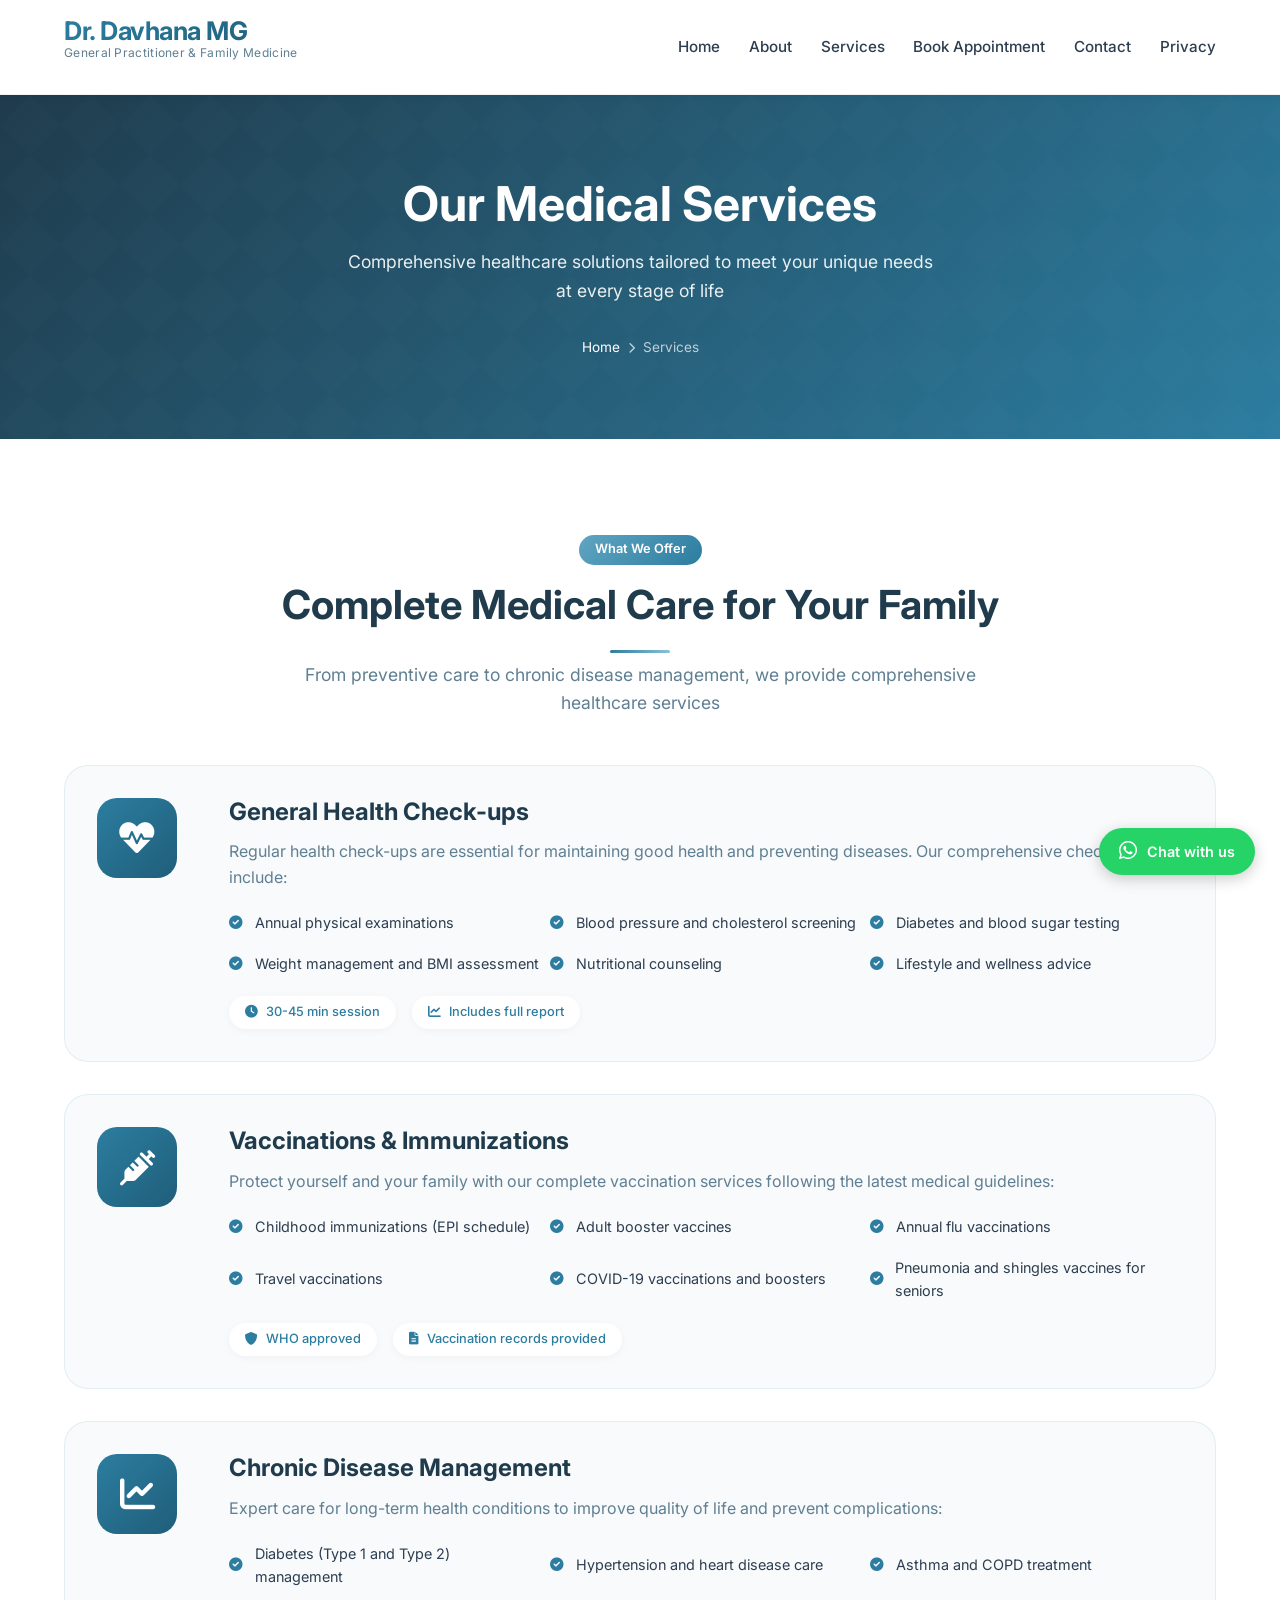
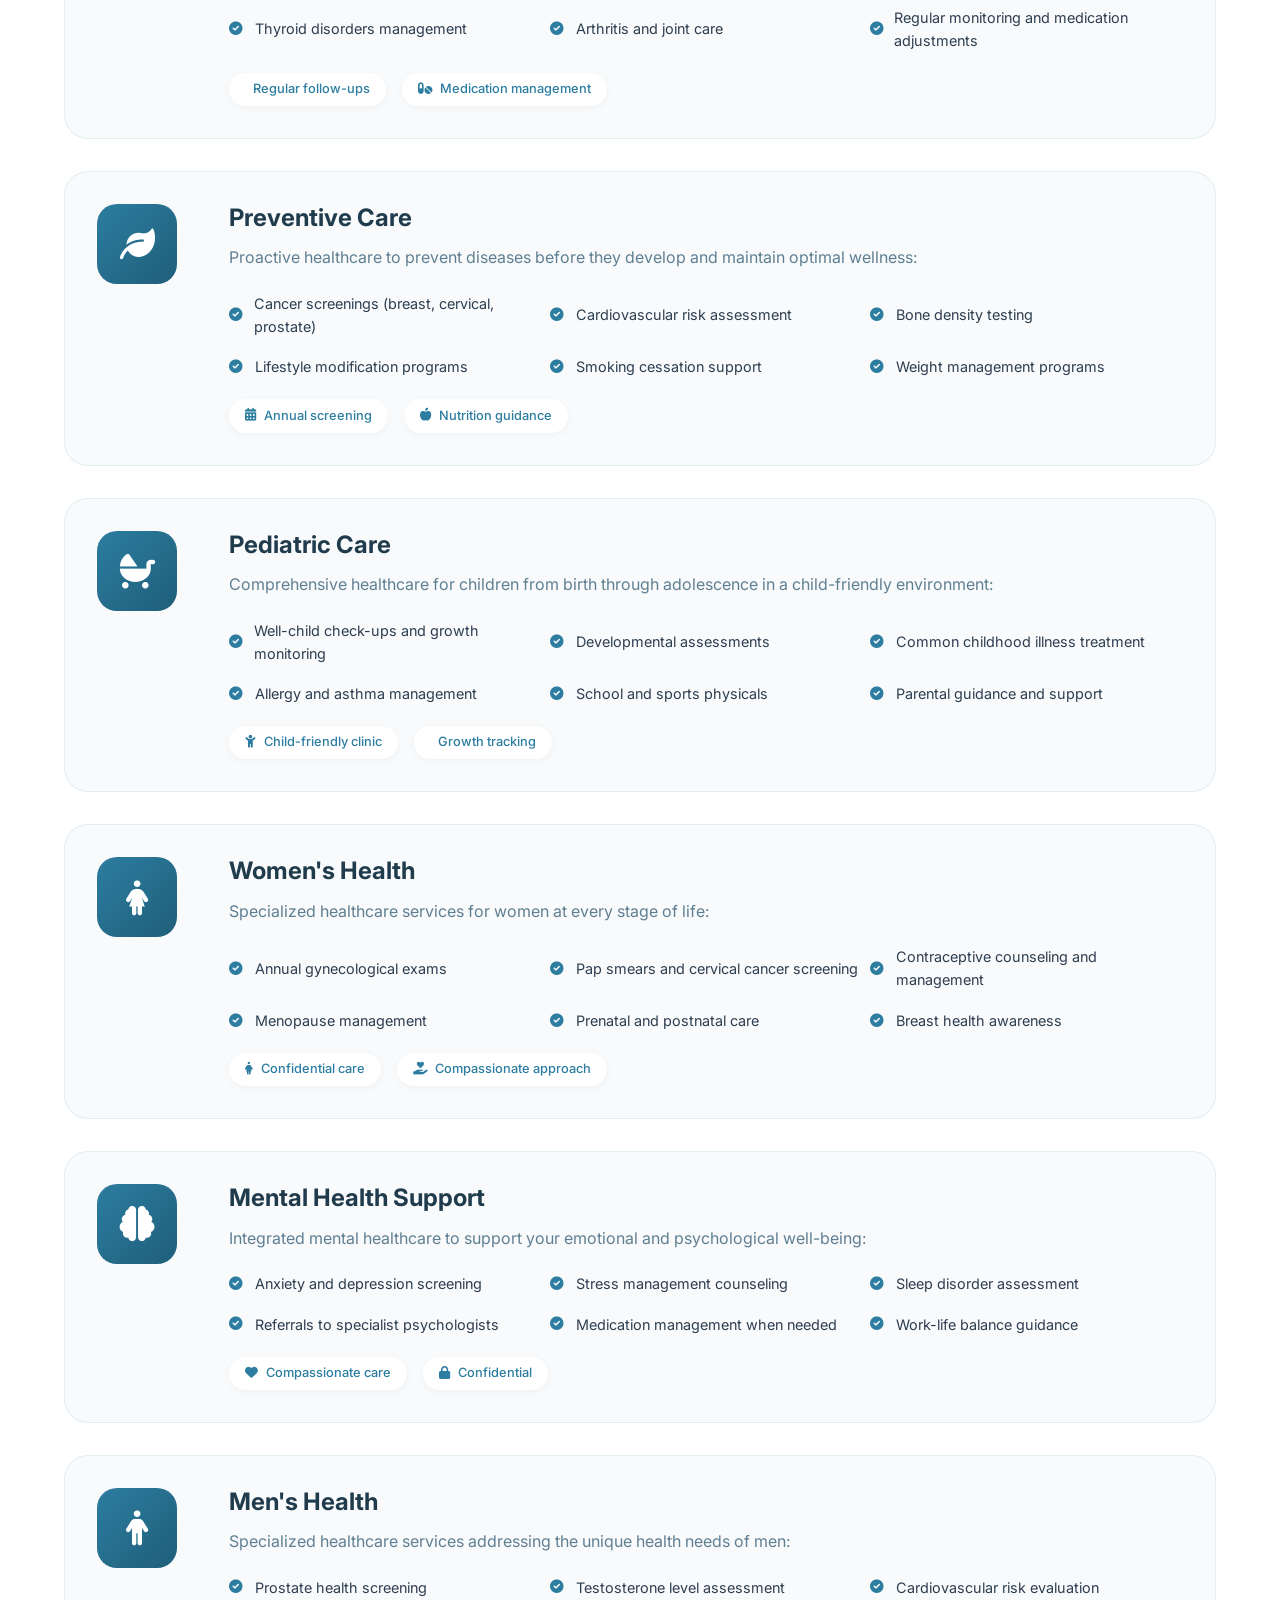
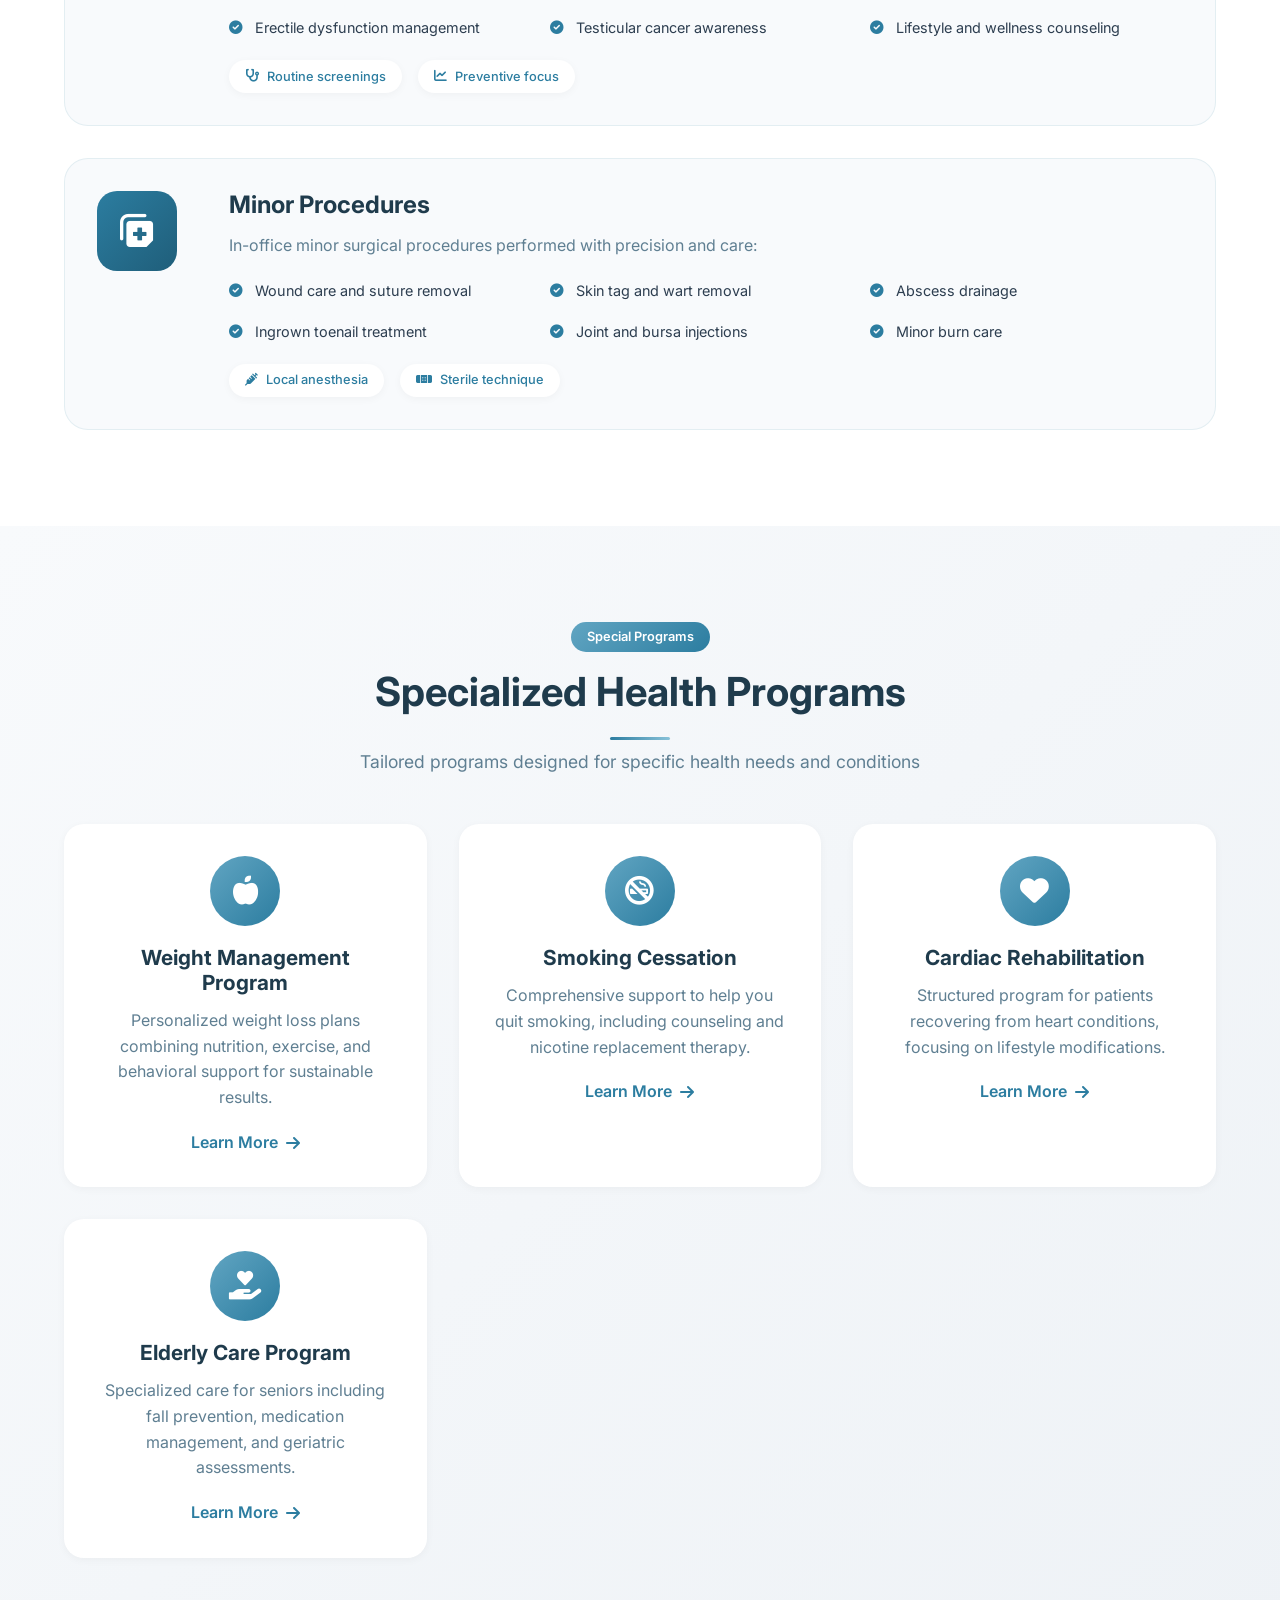
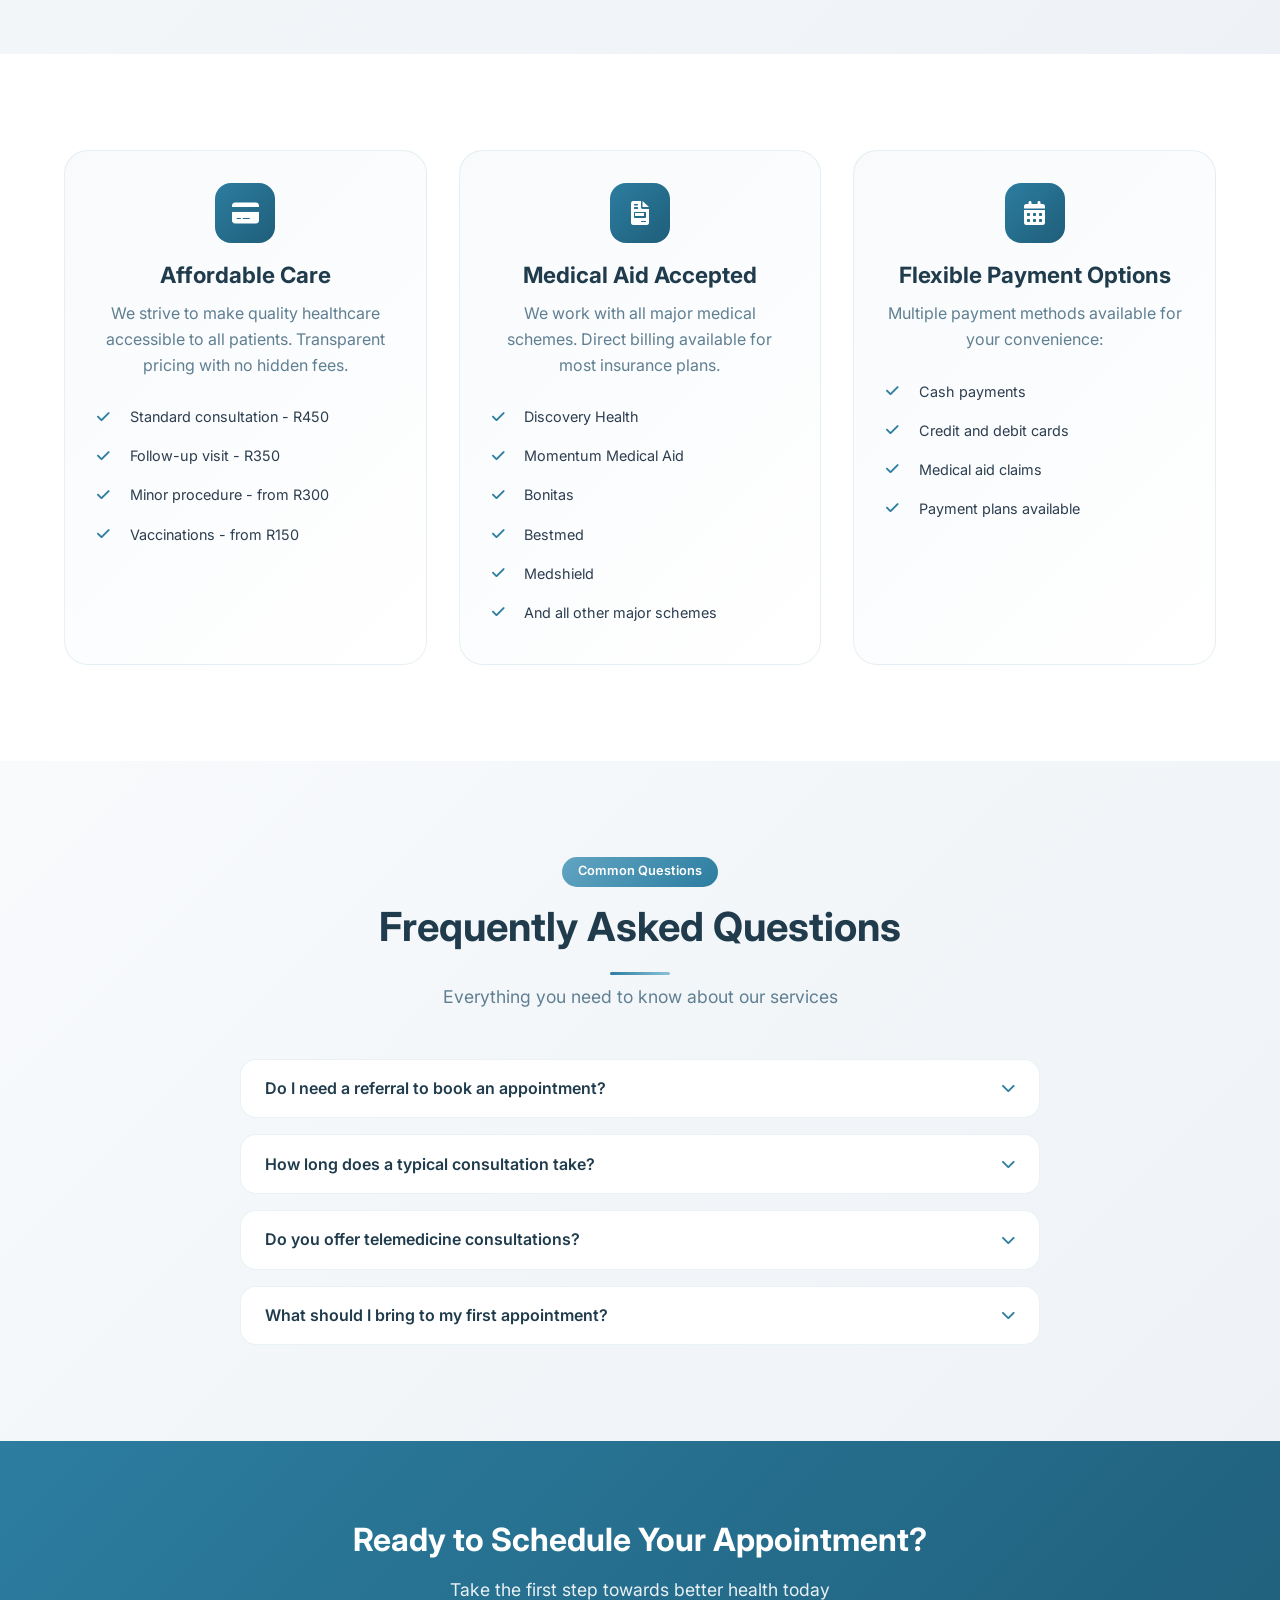
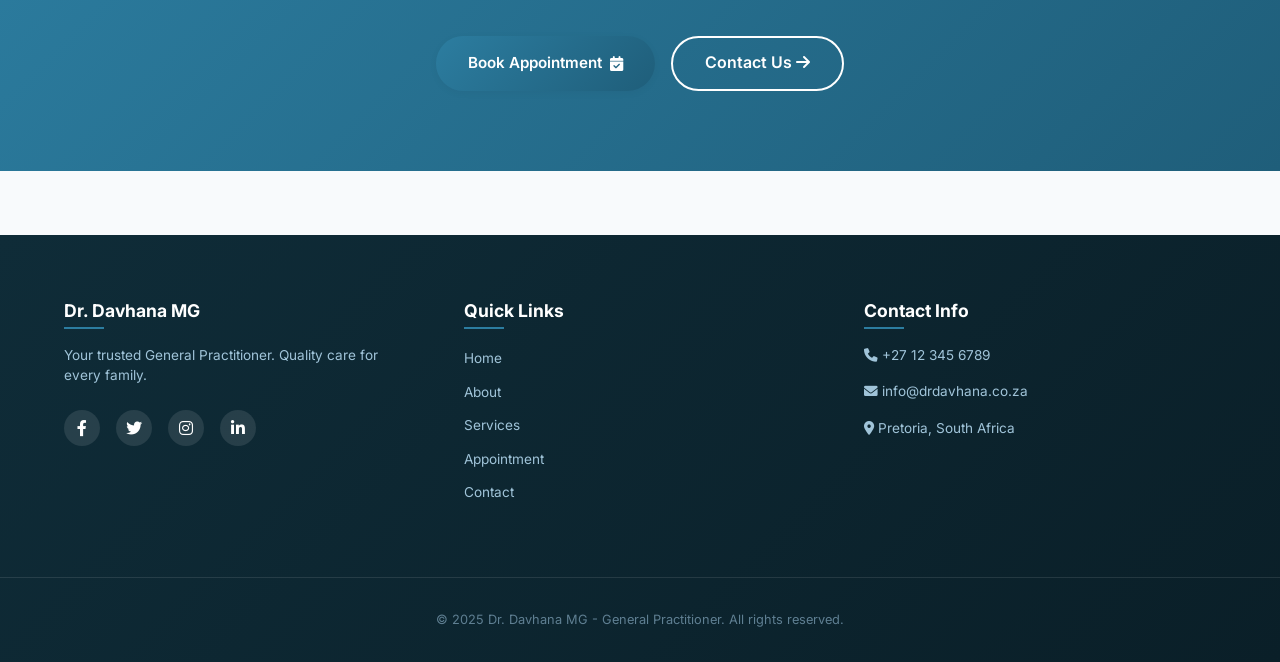
<file: services.html>
<!DOCTYPE html>
<html lang="en">
<head>
    <meta charset="UTF-8">
    <meta name="viewport" content="width=device-width, initial-scale=1.0, user-scalable=yes">
    <meta name="description" content="Comprehensive medical services offered by Dr. Davhana MG - General health check-ups, vaccinations, chronic disease management, preventive care, pediatric care, women's health, and more.">
    <meta name="keywords" content="Medical Services, General Practitioner, Health Check-up, Vaccinations, Chronic Disease Management, Preventive Care, Pretoria Doctor">
    <meta name="author" content="Dr. Davhana MG">
    <title>Our Services | Dr. Davhana MG - General Practitioner</title>
    
    <!-- Google Fonts & Font Awesome -->
    <link href="https://fonts.googleapis.com/css2?family=Inter:opsz,wght@14..32,300;14..32,400;14..32,500;14..32,600;14..32,700;14..32,800&display=swap" rel="stylesheet">
    <link rel="stylesheet" href="https://cdnjs.cloudflare.com/ajax/libs/font-awesome/6.0.0-beta3/css/all.min.css">
    
    <!-- Global Styles -->
    <link rel="stylesheet" href="style.css">
    
    <!-- Services Page Specific Styles -->
    <link rel="stylesheet" href="services.css">
    
    <!-- Google Analytics -->
    <script async src="https://www.googletagmanager.com/gtag/js?id=G-XXXXXXXXXX"></script>
    <script>
        window.dataLayer = window.dataLayer || [];
        function gtag(){dataLayer.push(arguments);}
        gtag('js', new Date());
        gtag('config', 'G-XXXXXXXXXX');
    </script>
</head>
<body>

    <!-- Header Navigation -->
    <header>
        <div class="container header-flex">
            <div class="logo">
                <h1>Dr. Davhana MG</h1>
                <p class="tagline">General Practitioner & Family Medicine</p>
            </div>
            <nav>
                <ul class="nav-links" id="navLinks">
                    <li><a href="index.html">Home</a></li>
                    <li><a href="about.html">About</a></li>
                    <li><a href="services.html" class="active">Services</a></li>
                    <li><a href="appointment.html">Book Appointment</a></li>
                    <li><a href="contact.html">Contact</a></li>
                    <li><a href="privacy.html">Privacy</a></li>
                </ul>
                <div class="burger" id="burgerMenu">
                    <i class="fas fa-bars"></i>
                </div>
            </nav>
        </div>
    </header>

    <main>
        <!-- Services Hero Section -->
        <section class="services-hero">
            <div class="container">
                <div class="services-hero-content">
                    <h1>Our Medical Services</h1>
                    <p>Comprehensive healthcare solutions tailored to meet your unique needs at every stage of life</p>
                    <div class="hero-breadcrumb">
                        <a href="index.html">Home</a>
                        <i class="fas fa-chevron-right"></i>
                        <span>Services</span>
                    </div>
                </div>
            </div>
        </section>

        <!-- Main Services Grid -->
        <section class="main-services">
            <div class="container">
                <div class="section-header">
                    <span class="section-tag">What We Offer</span>
                    <h2 class="section-title">Complete Medical Care for Your Family</h2>
                    <p class="section-subtitle">From preventive care to chronic disease management, we provide comprehensive healthcare services</p>
                </div>

                <div class="services-container">
                    <!-- Service 1 -->
                    <div class="service-detail-card">
                        <div class="service-detail-icon">
                            <i class="fas fa-heartbeat"></i>
                        </div>
                        <div class="service-detail-content">
                            <h3>General Health Check-ups</h3>
                            <p>Regular health check-ups are essential for maintaining good health and preventing diseases. Our comprehensive check-ups include:</p>
                            <ul>
                                <li><i class="fas fa-check-circle"></i> Annual physical examinations</li>
                                <li><i class="fas fa-check-circle"></i> Blood pressure and cholesterol screening</li>
                                <li><i class="fas fa-check-circle"></i> Diabetes and blood sugar testing</li>
                                <li><i class="fas fa-check-circle"></i> Weight management and BMI assessment</li>
                                <li><i class="fas fa-check-circle"></i> Nutritional counseling</li>
                                <li><i class="fas fa-check-circle"></i> Lifestyle and wellness advice</li>
                            </ul>
                            <div class="service-features">
                                <span class="feature-tag"><i class="fas fa-clock"></i> 30-45 min session</span>
                                <span class="feature-tag"><i class="fas fa-chart-line"></i> Includes full report</span>
                            </div>
                        </div>
                    </div>

                    <!-- Service 2 -->
                    <div class="service-detail-card">
                        <div class="service-detail-icon">
                            <i class="fas fa-syringe"></i>
                        </div>
                        <div class="service-detail-content">
                            <h3>Vaccinations & Immunizations</h3>
                            <p>Protect yourself and your family with our complete vaccination services following the latest medical guidelines:</p>
                            <ul>
                                <li><i class="fas fa-check-circle"></i> Childhood immunizations (EPI schedule)</li>
                                <li><i class="fas fa-check-circle"></i> Adult booster vaccines</li>
                                <li><i class="fas fa-check-circle"></i> Annual flu vaccinations</li>
                                <li><i class="fas fa-check-circle"></i> Travel vaccinations</li>
                                <li><i class="fas fa-check-circle"></i> COVID-19 vaccinations and boosters</li>
                                <li><i class="fas fa-check-circle"></i> Pneumonia and shingles vaccines for seniors</li>
                            </ul>
                            <div class="service-features">
                                <span class="feature-tag"><i class="fas fa-shield-alt"></i> WHO approved</span>
                                <span class="feature-tag"><i class="fas fa-file-alt"></i> Vaccination records provided</span>
                            </div>
                        </div>
                    </div>

                    <!-- Service 3 -->
                    <div class="service-detail-card">
                        <div class="service-detail-icon">
                            <i class="fas fa-chart-line"></i>
                        </div>
                        <div class="service-detail-content">
                            <h3>Chronic Disease Management</h3>
                            <p>Expert care for long-term health conditions to improve quality of life and prevent complications:</p>
                            <ul>
                                <li><i class="fas fa-check-circle"></i> Diabetes (Type 1 and Type 2) management</li>
                                <li><i class="fas fa-check-circle"></i> Hypertension and heart disease care</li>
                                <li><i class="fas fa-check-circle"></i> Asthma and COPD treatment</li>
                                <li><i class="fas fa-check-circle"></i> Thyroid disorders management</li>
                                <li><i class="fas fa-check-circle"></i> Arthritis and joint care</li>
                                <li><i class="fas fa-check-circle"></i> Regular monitoring and medication adjustments</li>
                            </ul>
                            <div class="service-features">
                                <span class="feature-tag"><i class="fas fa-chart-simple"></i> Regular follow-ups</span>
                                <span class="feature-tag"><i class="fas fa-pills"></i> Medication management</span>
                            </div>
                        </div>
                    </div>

                    <!-- Service 4 -->
                    <div class="service-detail-card">
                        <div class="service-detail-icon">
                            <i class="fas fa-leaf"></i>
                        </div>
                        <div class="service-detail-content">
                            <h3>Preventive Care</h3>
                            <p>Proactive healthcare to prevent diseases before they develop and maintain optimal wellness:</p>
                            <ul>
                                <li><i class="fas fa-check-circle"></i> Cancer screenings (breast, cervical, prostate)</li>
                                <li><i class="fas fa-check-circle"></i> Cardiovascular risk assessment</li>
                                <li><i class="fas fa-check-circle"></i> Bone density testing</li>
                                <li><i class="fas fa-check-circle"></i> Lifestyle modification programs</li>
                                <li><i class="fas fa-check-circle"></i> Smoking cessation support</li>
                                <li><i class="fas fa-check-circle"></i> Weight management programs</li>
                            </ul>
                            <div class="service-features">
                                <span class="feature-tag"><i class="fas fa-calendar-alt"></i> Annual screening</span>
                                <span class="feature-tag"><i class="fas fa-apple-alt"></i> Nutrition guidance</span>
                            </div>
                        </div>
                    </div>

                    <!-- Service 5 -->
                    <div class="service-detail-card">
                        <div class="service-detail-icon">
                            <i class="fas fa-baby-carriage"></i>
                        </div>
                        <div class="service-detail-content">
                            <h3>Pediatric Care</h3>
                            <p>Comprehensive healthcare for children from birth through adolescence in a child-friendly environment:</p>
                            <ul>
                                <li><i class="fas fa-check-circle"></i> Well-child check-ups and growth monitoring</li>
                                <li><i class="fas fa-check-circle"></i> Developmental assessments</li>
                                <li><i class="fas fa-check-circle"></i> Common childhood illness treatment</li>
                                <li><i class="fas fa-check-circle"></i> Allergy and asthma management</li>
                                <li><i class="fas fa-check-circle"></i> School and sports physicals</li>
                                <li><i class="fas fa-check-circle"></i> Parental guidance and support</li>
                            </ul>
                            <div class="service-features">
                                <span class="feature-tag"><i class="fas fa-child"></i> Child-friendly clinic</span>
                                <span class="feature-tag"><i class="fas fa-chart-simple"></i> Growth tracking</span>
                            </div>
                        </div>
                    </div>

                    <!-- Service 6 -->
                    <div class="service-detail-card">
                        <div class="service-detail-icon">
                            <i class="fas fa-female"></i>
                        </div>
                        <div class="service-detail-content">
                            <h3>Women's Health</h3>
                            <p>Specialized healthcare services for women at every stage of life:</p>
                            <ul>
                                <li><i class="fas fa-check-circle"></i> Annual gynecological exams</li>
                                <li><i class="fas fa-check-circle"></i> Pap smears and cervical cancer screening</li>
                                <li><i class="fas fa-check-circle"></i> Contraceptive counseling and management</li>
                                <li><i class="fas fa-check-circle"></i> Menopause management</li>
                                <li><i class="fas fa-check-circle"></i> Prenatal and postnatal care</li>
                                <li><i class="fas fa-check-circle"></i> Breast health awareness</li>
                            </ul>
                            <div class="service-features">
                                <span class="feature-tag"><i class="fas fa-female"></i> Confidential care</span>
                                <span class="feature-tag"><i class="fas fa-hand-holding-heart"></i> Compassionate approach</span>
                            </div>
                        </div>
                    </div>

                    <!-- Service 7 -->
                    <div class="service-detail-card">
                        <div class="service-detail-icon">
                            <i class="fas fa-brain"></i>
                        </div>
                        <div class="service-detail-content">
                            <h3>Mental Health Support</h3>
                            <p>Integrated mental healthcare to support your emotional and psychological well-being:</p>
                            <ul>
                                <li><i class="fas fa-check-circle"></i> Anxiety and depression screening</li>
                                <li><i class="fas fa-check-circle"></i> Stress management counseling</li>
                                <li><i class="fas fa-check-circle"></i> Sleep disorder assessment</li>
                                <li><i class="fas fa-check-circle"></i> Referrals to specialist psychologists</li>
                                <li><i class="fas fa-check-circle"></i> Medication management when needed</li>
                                <li><i class="fas fa-check-circle"></i> Work-life balance guidance</li>
                            </ul>
                            <div class="service-features">
                                <span class="feature-tag"><i class="fas fa-heart"></i> Compassionate care</span>
                                <span class="feature-tag"><i class="fas fa-lock"></i> Confidential</span>
                            </div>
                        </div>
                    </div>

                    <!-- Service 8 -->
                    <div class="service-detail-card">
                        <div class="service-detail-icon">
                            <i class="fas fa-male"></i>
                        </div>
                        <div class="service-detail-content">
                            <h3>Men's Health</h3>
                            <p>Specialized healthcare services addressing the unique health needs of men:</p>
                            <ul>
                                <li><i class="fas fa-check-circle"></i> Prostate health screening</li>
                                <li><i class="fas fa-check-circle"></i> Testosterone level assessment</li>
                                <li><i class="fas fa-check-circle"></i> Cardiovascular risk evaluation</li>
                                <li><i class="fas fa-check-circle"></i> Erectile dysfunction management</li>
                                <li><i class="fas fa-check-circle"></i> Testicular cancer awareness</li>
                                <li><i class="fas fa-check-circle"></i> Lifestyle and wellness counseling</li>
                            </ul>
                            <div class="service-features">
                                <span class="feature-tag"><i class="fas fa-stethoscope"></i> Routine screenings</span>
                                <span class="feature-tag"><i class="fas fa-chart-line"></i> Preventive focus</span>
                            </div>
                        </div>
                    </div>

                    <!-- Service 9 -->
                    <div class="service-detail-card">
                        <div class="service-detail-icon">
                            <i class="fas fa-notes-medical"></i>
                        </div>
                        <div class="service-detail-content">
                            <h3>Minor Procedures</h3>
                            <p>In-office minor surgical procedures performed with precision and care:</p>
                            <ul>
                                <li><i class="fas fa-check-circle"></i> Wound care and suture removal</li>
                                <li><i class="fas fa-check-circle"></i> Skin tag and wart removal</li>
                                <li><i class="fas fa-check-circle"></i> Abscess drainage</li>
                                <li><i class="fas fa-check-circle"></i> Ingrown toenail treatment</li>
                                <li><i class="fas fa-check-circle"></i> Joint and bursa injections</li>
                                <li><i class="fas fa-check-circle"></i> Minor burn care</li>
                            </ul>
                            <div class="service-features">
                                <span class="feature-tag"><i class="fas fa-syringe"></i> Local anesthesia</span>
                                <span class="feature-tag"><i class="fas fa-band-aid"></i> Sterile technique</span>
                            </div>
                        </div>
                    </div>
                </div>
            </div>
        </section>

        <!-- Special Programs Section -->
        <section class="special-programs">
            <div class="container">
                <div class="section-header">
                    <span class="section-tag">Special Programs</span>
                    <h2 class="section-title">Specialized Health Programs</h2>
                    <p class="section-subtitle">Tailored programs designed for specific health needs and conditions</p>
                </div>

                <div class="programs-grid">
                    <div class="program-card">
                        <div class="program-icon">
                            <i class="fas fa-apple-alt"></i>
                        </div>
                        <h3>Weight Management Program</h3>
                        <p>Personalized weight loss plans combining nutrition, exercise, and behavioral support for sustainable results.</p>
                        <a href="appointment.html" class="program-link">Learn More <i class="fas fa-arrow-right"></i></a>
                    </div>

                    <div class="program-card">
                        <div class="program-icon">
                            <i class="fas fa-smoking-ban"></i>
                        </div>
                        <h3>Smoking Cessation</h3>
                        <p>Comprehensive support to help you quit smoking, including counseling and nicotine replacement therapy.</p>
                        <a href="appointment.html" class="program-link">Learn More <i class="fas fa-arrow-right"></i></a>
                    </div>

                    <div class="program-card">
                        <div class="program-icon">
                            <i class="fas fa-heart"></i>
                        </div>
                        <h3>Cardiac Rehabilitation</h3>
                        <p>Structured program for patients recovering from heart conditions, focusing on lifestyle modifications.</p>
                        <a href="appointment.html" class="program-link">Learn More <i class="fas fa-arrow-right"></i></a>
                    </div>

                    <div class="program-card">
                        <div class="program-icon">
                            <i class="fas fa-hand-holding-heart"></i>
                        </div>
                        <h3>Elderly Care Program</h3>
                        <p>Specialized care for seniors including fall prevention, medication management, and geriatric assessments.</p>
                        <a href="appointment.html" class="program-link">Learn More <i class="fas fa-arrow-right"></i></a>
                    </div>
                </div>
            </div>
        </section>

        <!-- Pricing & Insurance Section -->
        <section class="pricing-section">
            <div class="container">
                <div class="pricing-grid">
                    <div class="pricing-card">
                        <div class="pricing-icon">
                            <i class="fas fa-credit-card"></i>
                        </div>
                        <h3>Affordable Care</h3>
                        <p>We strive to make quality healthcare accessible to all patients. Transparent pricing with no hidden fees.</p>
                        <ul class="pricing-list">
                            <li><i class="fas fa-check"></i> Standard consultation - R450</li>
                            <li><i class="fas fa-check"></i> Follow-up visit - R350</li>
                            <li><i class="fas fa-check"></i> Minor procedure - from R300</li>
                            <li><i class="fas fa-check"></i> Vaccinations - from R150</li>
                        </ul>
                    </div>

                    <div class="pricing-card">
                        <div class="pricing-icon">
                            <i class="fas fa-file-invoice"></i>
                        </div>
                        <h3>Medical Aid Accepted</h3>
                        <p>We work with all major medical schemes. Direct billing available for most insurance plans.</p>
                        <ul class="pricing-list">
                            <li><i class="fas fa-check"></i> Discovery Health</li>
                            <li><i class="fas fa-check"></i> Momentum Medical Aid</li>
                            <li><i class="fas fa-check"></i> Bonitas</li>
                            <li><i class="fas fa-check"></i> Bestmed</li>
                            <li><i class="fas fa-check"></i> Medshield</li>
                            <li><i class="fas fa-check"></i> And all other major schemes</li>
                        </ul>
                    </div>

                    <div class="pricing-card">
                        <div class="pricing-icon">
                            <i class="fas fa-calendar-alt"></i>
                        </div>
                        <h3>Flexible Payment Options</h3>
                        <p>Multiple payment methods available for your convenience:</p>
                        <ul class="pricing-list">
                            <li><i class="fas fa-check"></i> Cash payments</li>
                            <li><i class="fas fa-check"></i> Credit and debit cards</li>
                            <li><i class="fas fa-check"></i> Medical aid claims</li>
                            <li><i class="fas fa-check"></i> Payment plans available</li>
                        </ul>
                    </div>
                </div>
            </div>
        </section>

        <!-- FAQ Section -->
        <section class="services-faq">
            <div class="container">
                <div class="section-header">
                    <span class="section-tag">Common Questions</span>
                    <h2 class="section-title">Frequently Asked Questions</h2>
                    <p class="section-subtitle">Everything you need to know about our services</p>
                </div>

                <div class="faq-grid">
                    <div class="faq-item">
                        <div class="faq-question">
                            <h3>Do I need a referral to book an appointment?</h3>
                            <i class="fas fa-chevron-down"></i>
                        </div>
                        <div class="faq-answer">
                            <p>No, you do not need a referral to see Dr. Davhana. We welcome all patients directly. Referrals are only needed if your medical aid requires one for specialist visits.</p>
                        </div>
                    </div>

                    <div class="faq-item">
                        <div class="faq-question">
                            <h3>How long does a typical consultation take?</h3>
                            <i class="fas fa-chevron-down"></i>
                        </div>
                        <div class="faq-answer">
                            <p>Standard consultations are scheduled for 15-20 minutes. For more complex issues or annual check-ups, we allocate 30-45 minutes to ensure thorough care.</p>
                        </div>
                    </div>

                    <div class="faq-item">
                        <div class="faq-question">
                            <h3>Do you offer telemedicine consultations?</h3>
                            <i class="fas fa-chevron-down"></i>
                        </div>
                        <div class="faq-answer">
                            <p>Yes, we offer virtual consultations for follow-up visits, medication reviews, and certain conditions where physical examination isn't necessary.</p>
                        </div>
                    </div>

                    <div class="faq-item">
                        <div class="faq-question">
                            <h3>What should I bring to my first appointment?</h3>
                            <i class="fas fa-chevron-down"></i>
                        </div>
                        <div class="faq-answer">
                            <p>Please bring your ID, medical aid card, list of current medications, and any relevant medical records or test results.</p>
                        </div>
                    </div>
                </div>
            </div>
        </section>

        <!-- CTA Section -->
        <section class="cta-section">
            <div class="container">
                <div class="cta-content">
                    <h3>Ready to Schedule Your Appointment?</h3>
                    <p>Take the first step towards better health today</p>
                    <div class="cta-buttons">
                        <a href="appointment.html" class="btn-primary">Book Appointment <i class="fas fa-calendar-check"></i></a>
                        <a href="contact.html" class="btn-outline-light">Contact Us <i class="fas fa-arrow-right"></i></a>
                    </div>
                </div>
            </div>
        </section>
    </main>

    <!-- WhatsApp Chat Integration -->
   <a href="https://wa.me/27767158744?text=Hello%20Dr.%20Davhana%2C%20I%20have%20a%20question%20about%20your%20privacy%20policy." class="whatsapp-chat" target="_blank">
        <i class="fab fa-whatsapp"></i> Chat with us
    </a>

    <!-- Footer -->
    <footer>
        <div class="container footer-content">
            <div class="footer-col">
                <h4>Dr. Davhana MG</h4>
                <p>Your trusted General Practitioner. Quality care for every family.</p>
                <div class="social-icons">
                    <a href="#"><i class="fab fa-facebook-f"></i></a>
                    <a href="#"><i class="fab fa-twitter"></i></a>
                    <a href="#"><i class="fab fa-instagram"></i></a>
                    <a href="#"><i class="fab fa-linkedin-in"></i></a>
                </div>
            </div>
            <div class="footer-col">
                <h4>Quick Links</h4>
                <ul>
                    <li><a href="index.html">Home</a></li>
                    <li><a href="about.html">About</a></li>
                    <li><a href="services.html">Services</a></li>
                    <li><a href="appointment.html">Appointment</a></li>
                    <li><a href="contact.html">Contact</a></li>
                </ul>
            </div>
            <div class="footer-col">
                <h4>Contact Info</h4>
                <p><i class="fas fa-phone"></i> +27 12 345 6789</p>
                <p><i class="fas fa-envelope"></i> info@drdavhana.co.za</p>
                <p><i class="fas fa-map-marker-alt"></i> Pretoria, South Africa</p>
            </div>
        </div>
        <div class="footer-bottom">
            <p>&copy; 2025 Dr. Davhana MG - General Practitioner. All rights reserved.</p>
        </div>
    </footer>

    <script src="script.js"></script>
</body>
</html>
</file>
<file: style.css>
/* ------------------------------------------------------------
   Dr. Davhana MG - General Practitioner Website
   File: style.css (GLOBAL STYLES - FULLY UPDATED)
   Description: Core styles used across all pages including:
   - Global reset and variables
   - Typography and color scheme
   - Navigation and header
   - Buttons and forms
   - Footer and social media
   - Responsive design for all devices
   - Utility classes
   ------------------------------------------------------------ */

/* ============================================
   CSS VARIABLES (Easy to Update)
   ============================================ */
:root {
    /* Primary Colors */
    --primary: #2c7da0;
    --primary-dark: #1f5e7a;
    --primary-light: #61a5c2;
    --secondary: #89c2d9;
    --accent: #a9d6e5;
    
    /* Neutral Colors */
    --dark: #1f3b4c;
    --gray-dark: #2d3e50;
    --gray: #5f7f92;
    --gray-light: #8ba0ae;
    --light-gray: #e9ecef;
    --bg-light: #f8fafc;
    --white: #ffffff;
    --black: #0a1c26;
    
    /* Status Colors */
    --success: #28a745;
    --error: #dc3545;
    --warning: #ffc107;
    --info: #17a2b8;
    
    /* Shadows */
    --shadow-sm: 0 2px 8px rgba(0, 0, 0, 0.04);
    --shadow-md: 0 4px 16px rgba(0, 0, 0, 0.06);
    --shadow-lg: 0 8px 32px rgba(0, 0, 0, 0.1);
    --shadow-xl: 0 16px 48px rgba(0, 0, 0, 0.12);
    --shadow-hover: 0 12px 36px rgba(44, 125, 160, 0.15);
    
    /* Border Radius */
    --radius-sm: 8px;
    --radius-md: 12px;
    --radius-lg: 20px;
    --radius-xl: 28px;
    --radius-full: 9999px;
    
    /* Spacing */
    --spacing-xs: 0.5rem;
    --spacing-sm: 1rem;
    --spacing-md: 1.5rem;
    --spacing-lg: 2rem;
    --spacing-xl: 3rem;
    --spacing-2xl: 4rem;
    --spacing-3xl: 6rem;
    
    /* Transitions */
    --transition-fast: 0.2s ease;
    --transition-base: 0.3s ease;
    --transition-slow: 0.5s ease;
    
    /* Container Widths */
    --container-sm: 640px;
    --container-md: 768px;
    --container-lg: 1024px;
    --container-xl: 1280px;
    --container-2xl: 1536px;
}

/* ============================================
   GLOBAL RESET & BASE STYLES
   ============================================ */
* {
    margin: 0;
    padding: 0;
    box-sizing: border-box;
}

*::before,
*::after {
    box-sizing: border-box;
}

html {
    font-size: 16px;
    scroll-behavior: smooth;
    scroll-padding-top: 80px;
}

body {
    font-family: 'Inter', -apple-system, BlinkMacSystemFont, 'Segoe UI', sans-serif;
    line-height: 1.6;
    color: var(--gray-dark);
    background-color: var(--bg-light);
    overflow-x: hidden;
}

/* ============================================
   TYPOGRAPHY
   ============================================ */
h1, h2, h3, h4, h5, h6 {
    font-weight: 700;
    line-height: 1.2;
    margin-bottom: var(--spacing-sm);
    color: var(--dark);
}

h1 {
    font-size: clamp(1.8rem, 5vw, 2.5rem);
}

h2 {
    font-size: clamp(1.5rem, 4vw, 2rem);
}

h3 {
    font-size: clamp(1.25rem, 3vw, 1.5rem);
}

h4 {
    font-size: clamp(1.1rem, 2.5vw, 1.25rem);
}

p {
    margin-bottom: var(--spacing-sm);
    color: var(--gray);
}

a {
    text-decoration: none;
    color: var(--primary);
    transition: var(--transition-base);
}

a:hover {
    color: var(--primary-dark);
}

ul, ol {
    list-style: none;
}

img {
    max-width: 100%;
    height: auto;
    display: block;
}

/* ============================================
   CONTAINER & LAYOUT
   ============================================ */
.container {
    width: 90%;
    max-width: var(--container-xl);
    margin: 0 auto;
    padding: var(--spacing-sm) 0;
}

.section {
    padding: var(--spacing-2xl) 0;
}

.section-sm {
    padding: var(--spacing-xl) 0;
}

.section-lg {
    padding: var(--spacing-3xl) 0;
}

/* ============================================
   HEADER & NAVIGATION
   ============================================ */
header {
    background: var(--white);
    box-shadow: var(--shadow-sm);
    position: sticky;
    top: 0;
    z-index: 1000;
    backdrop-filter: blur(0px);
    border-bottom: 1px solid rgba(0, 0, 0, 0.05);
}

.header-flex {
    display: flex;
    justify-content: space-between;
    align-items: center;
    flex-wrap: wrap;
    padding: var(--spacing-sm) 0;
}

.logo h1 {
    font-size: clamp(1.3rem, 4vw, 1.6rem);
    margin-bottom: 0;
    background: linear-gradient(135deg, var(--primary), var(--primary-dark));
    -webkit-background-clip: text;
    background-clip: text;
    color: transparent;
    letter-spacing: -0.5px;
}

.tagline {
    font-size: 0.75rem;
    color: var(--gray);
    letter-spacing: 0.3px;
    margin-top: -4px;
}

/* Navigation Links */
.nav-links {
    display: flex;
    gap: var(--spacing-md);
    align-items: center;
}

.nav-links li {
    list-style: none;
}

.nav-links li a {
    font-weight: 500;
    font-size: 0.95rem;
    color: var(--gray-dark);
    transition: var(--transition-base);
    position: relative;
    padding: var(--spacing-xs) 0;
}

.nav-links li a::after {
    content: '';
    position: absolute;
    bottom: -2px;
    left: 0;
    width: 0;
    height: 2px;
    background: var(--primary);
    transition: var(--transition-base);
}

.nav-links li a:hover::after,
.nav-links li a.active::after {
    width: 100%;
}

.nav-links li a:hover,
.nav-links li a.active {
    color: var(--primary);
}

/* Burger Menu */
.burger {
    display: none;
    font-size: 1.6rem;
    cursor: pointer;
    color: var(--primary);
    transition: var(--transition-base);
    z-index: 1001;
}

.burger:hover {
    color: var(--primary-dark);
}

/* ============================================
   BUTTONS
   ============================================ */
.btn-primary {
    display: inline-flex;
    align-items: center;
    gap: var(--spacing-xs);
    background: linear-gradient(135deg, var(--primary), var(--primary-dark));
    color: var(--white);
    padding: 0.85rem 2rem;
    border-radius: var(--radius-full);
    font-weight: 600;
    border: none;
    cursor: pointer;
    transition: var(--transition-base);
    font-size: 0.95rem;
    text-decoration: none;
    box-shadow: var(--shadow-sm);
}

.btn-primary:hover {
    transform: translateY(-2px);
    box-shadow: var(--shadow-md);
    background: linear-gradient(135deg, var(--primary-dark), #154f66);
    color: var(--white);
}

.btn-primary:active {
    transform: translateY(0);
}

.btn-secondary {
    display: inline-flex;
    align-items: center;
    gap: var(--spacing-xs);
    background-color: transparent;
    color: var(--primary);
    padding: 0.75rem 1.8rem;
    border-radius: var(--radius-full);
    font-weight: 600;
    transition: var(--transition-base);
    border: 2px solid var(--primary);
    cursor: pointer;
    text-decoration: none;
}

.btn-secondary:hover {
    background-color: var(--primary);
    color: var(--white);
    transform: translateY(-2px);
}

.btn-outline-light {
    background: transparent;
    border: 2px solid var(--white);
    color: var(--white);
    padding: 0.8rem 2rem;
    border-radius: var(--radius-full);
    font-weight: 600;
    transition: var(--transition-base);
    display: inline-block;
    text-decoration: none;
}

.btn-outline-light:hover {
    background: var(--white);
    color: var(--primary);
}

.small-btn {
    padding: 0.6rem 1.2rem;
    font-size: 0.85rem;
}

/* ============================================
   FORMS
   ============================================ */
.form-group {
    margin-bottom: var(--spacing-md);
}

.form-group label {
    display: block;
    font-weight: 600;
    margin-bottom: var(--spacing-xs);
    color: var(--dark);
    font-size: 0.9rem;
}

.form-group input,
.form-group select,
.form-group textarea {
    width: 100%;
    padding: 0.85rem 1rem;
    border: 1px solid #cbd5e1;
    border-radius: var(--radius-md);
    font-family: 'Inter', sans-serif;
    font-size: 0.95rem;
    transition: var(--transition-base);
    background: var(--white);
}

.form-group input:focus,
.form-group select:focus,
.form-group textarea:focus {
    outline: none;
    border-color: var(--primary);
    box-shadow: 0 0 0 3px rgba(44, 125, 160, 0.1);
}

.form-group input.error,
.form-group select.error,
.form-group textarea.error {
    border-color: var(--error);
}

.error-msg {
    color: var(--error);
    font-size: 0.8rem;
    margin-top: 0.25rem;
    display: none;
}

/* ============================================
   CARDS
   ============================================ */
.card {
    background: var(--white);
    border-radius: var(--radius-lg);
    padding: var(--spacing-lg);
    box-shadow: var(--shadow-sm);
    transition: var(--transition-base);
}

.card:hover {
    transform: translateY(-4px);
    box-shadow: var(--shadow-lg);
}

/* ============================================
   FOOTER
   ============================================ */
footer {
    background: linear-gradient(135deg, #0f2c38, #0a1f28);
    color: #cbd5e1;
    margin-top: var(--spacing-2xl);
    padding: var(--spacing-xl) 0 var(--spacing-sm);
}

.footer-content {
    display: grid;
    grid-template-columns: repeat(auto-fit, minmax(250px, 1fr));
    gap: var(--spacing-xl);
    margin-bottom: var(--spacing-xl);
}

.footer-col h4 {
    color: var(--white);
    margin-bottom: var(--spacing-md);
    font-size: 1.1rem;
    position: relative;
    display: inline-block;
}

.footer-col h4::after {
    content: '';
    position: absolute;
    bottom: -8px;
    left: 0;
    width: 40px;
    height: 2px;
    background: var(--primary);
}

.footer-col p {
    color: #a0c4d9;
    font-size: 0.85rem;
    margin-bottom: var(--spacing-sm);
    line-height: 1.5;
}

.footer-col ul li {
    list-style: none;
    margin-bottom: var(--spacing-xs);
}

.footer-col ul li a {
    color: #a0c4d9;
    font-size: 0.85rem;
    transition: var(--transition-base);
    text-decoration: none;
}

.footer-col ul li a:hover {
    color: var(--white);
    transform: translateX(5px);
    display: inline-block;
}

/* Social Icons */
.social-icons {
    display: flex;
    gap: var(--spacing-sm);
    margin-top: var(--spacing-md);
}

.social-icons a {
    display: inline-flex;
    align-items: center;
    justify-content: center;
    width: 36px;
    height: 36px;
    background: rgba(255, 255, 255, 0.1);
    color: var(--white);
    border-radius: var(--radius-full);
    transition: var(--transition-base);
    text-decoration: none;
}

.social-icons a:hover {
    background: var(--primary);
    transform: translateY(-3px);
}

.footer-bottom {
    text-align: center;
    padding-top: var(--spacing-lg);
    margin-top: var(--spacing-lg);
    border-top: 1px solid rgba(255, 255, 255, 0.1);
    font-size: 0.8rem;
}

/* ============================================
   WHATSAPP CHAT INTEGRATION
   ============================================ */
.whatsapp-chat {
    position: fixed;
    bottom: 25px;
    right: 25px;
    background: #25D366;
    color: var(--white);
    padding: 12px 20px;
    border-radius: var(--radius-full);
    font-weight: 600;
    display: flex;
    align-items: center;
    gap: 10px;
    text-decoration: none;
    box-shadow: 0 4px 15px rgba(0, 0, 0, 0.2);
    z-index: 1000;
    transition: var(--transition-base);
    font-size: 0.9rem;
}

.whatsapp-chat i {
    font-size: 1.3rem;
}

.whatsapp-chat:hover {
    transform: scale(1.05);
    background: #128C7E;
    color: var(--white);
}

/* ============================================
   SCROLL TO TOP BUTTON
   ============================================ */
.scroll-top-btn {
    position: fixed;
    bottom: 100px;
    right: 25px;
    width: 45px;
    height: 45px;
    background: var(--primary);
    color: var(--white);
    border: none;
    border-radius: var(--radius-full);
    cursor: pointer;
    display: none;
    align-items: center;
    justify-content: center;
    font-size: 1.2rem;
    z-index: 999;
    transition: var(--transition-base);
    box-shadow: var(--shadow-md);
}

.scroll-top-btn:hover {
    background: var(--primary-dark);
    transform: scale(1.1);
}

/* ============================================
   SECTION TITLES
   ============================================ */
.section-title {
    text-align: center;
    font-size: clamp(1.8rem, 5vw, 2.2rem);
    margin-bottom: var(--spacing-lg);
    color: var(--dark);
    position: relative;
    padding-bottom: var(--spacing-md);
}

.section-title::after {
    content: '';
    position: absolute;
    bottom: 0;
    left: 50%;
    transform: translateX(-50%);
    width: 60px;
    height: 3px;
    background: linear-gradient(90deg, var(--primary), var(--secondary));
    border-radius: var(--radius-full);
}

.section-subtitle {
    text-align: center;
    color: var(--gray);
    margin-bottom: var(--spacing-xl);
    font-size: 1.1rem;
    max-width: 700px;
    margin-left: auto;
    margin-right: auto;
}

.page-title {
    text-align: center;
    margin: var(--spacing-lg) 0 var(--spacing-xl);
    font-size: clamp(1.8rem, 5vw, 2.2rem);
    position: relative;
    color: var(--dark);
}

.page-title::after {
    content: '';
    display: block;
    width: 60px;
    height: 3px;
    background: var(--primary);
    margin: var(--spacing-sm) auto 0;
    border-radius: var(--radius-full);
}

/* ============================================
   UTILITY CLASSES
   ============================================ */
.text-center { text-align: center; }
.text-left { text-align: left; }
.text-right { text-align: right; }

.text-primary { color: var(--primary); }
.text-dark { color: var(--dark); }
.text-gray { color: var(--gray); }
.text-white { color: var(--white); }

.bg-light { background: var(--bg-light); }
.bg-white { background: var(--white); }
.bg-primary { background: var(--primary); }
.bg-gradient { background: linear-gradient(135deg, var(--primary), var(--primary-dark)); }

.mt-1 { margin-top: var(--spacing-xs); }
.mt-2 { margin-top: var(--spacing-sm); }
.mt-3 { margin-top: var(--spacing-md); }
.mt-4 { margin-top: var(--spacing-lg); }
.mt-5 { margin-top: var(--spacing-xl); }

.mb-1 { margin-bottom: var(--spacing-xs); }
.mb-2 { margin-bottom: var(--spacing-sm); }
.mb-3 { margin-bottom: var(--spacing-md); }
.mb-4 { margin-bottom: var(--spacing-lg); }
.mb-5 { margin-bottom: var(--spacing-xl); }

.p-1 { padding: var(--spacing-xs); }
.p-2 { padding: var(--spacing-sm); }
.p-3 { padding: var(--spacing-md); }
.p-4 { padding: var(--spacing-lg); }
.p-5 { padding: var(--spacing-xl); }

/* Flex Utilities */
.d-flex { display: flex; }
.flex-column { flex-direction: column; }
.align-center { align-items: center; }
.justify-center { justify-content: center; }
.justify-between { justify-content: space-between; }
.gap-1 { gap: var(--spacing-xs); }
.gap-2 { gap: var(--spacing-sm); }
.gap-3 { gap: var(--spacing-md); }

/* Grid Utilities */
.grid { display: grid; }
.grid-2 { grid-template-columns: repeat(2, 1fr); }
.grid-3 { grid-template-columns: repeat(3, 1fr); }
.grid-4 { grid-template-columns: repeat(4, 1fr); }

/* ============================================
   RESPONSIVE DESIGN - TABLET
   ============================================ */
@media (max-width: 992px) {
    .container {
        width: 90%;
    }
    
    .grid-3,
    .grid-4 {
        grid-template-columns: repeat(2, 1fr);
    }
}

/* ============================================
   RESPONSIVE DESIGN - MOBILE
   ============================================ */
@media (max-width: 768px) {
    /* Navigation */
    .burger {
        display: block;
    }
    
    .nav-links {
        position: fixed;
        top: 70px;
        left: -100%;
        width: 80%;
        max-width: 320px;
        height: calc(100vh - 70px);
        background: var(--white);
        flex-direction: column;
        align-items: flex-start;
        padding: var(--spacing-xl);
        gap: var(--spacing-lg);
        transition: left 0.3s ease-in-out;
        box-shadow: var(--shadow-lg);
        z-index: 999;
        overflow-y: auto;
    }
    
    .nav-links.active {
        left: 0;
    }
    
    .nav-links li a::after {
        display: none;
    }
    
    /* Typography */
    h1 { font-size: 1.8rem; }
    h2 { font-size: 1.5rem; }
    
    /* Layout */
    .container {
        width: 92%;
    }
    
    .section {
        padding: var(--spacing-xl) 0;
    }
    
    /* Grid */
    .grid-2,
    .grid-3,
    .grid-4 {
        grid-template-columns: 1fr;
    }
    
    /* Footer */
    .footer-content {
        grid-template-columns: 1fr;
        gap: var(--spacing-lg);
        text-align: center;
    }
    
    .footer-col h4::after {
        left: 50%;
        transform: translateX(-50%);
    }
    
    .social-icons {
        justify-content: center;
    }
    
    /* WhatsApp & Scroll Button */
    .whatsapp-chat {
        padding: 10px 16px;
        font-size: 0.85rem;
        bottom: 15px;
        right: 15px;
    }
    
    .scroll-top-btn {
        bottom: 80px;
        right: 15px;
        width: 40px;
        height: 40px;
        font-size: 1rem;
    }
    
    /* Buttons */
    .btn-primary,
    .btn-secondary {
        padding: 0.7rem 1.5rem;
        font-size: 0.9rem;
    }
}

/* ============================================
   RESPONSIVE DESIGN - SMALL MOBILE
   ============================================ */
@media (max-width: 480px) {
    .container {
        width: 95%;
    }
    
    h1 { font-size: 1.5rem; }
    h2 { font-size: 1.3rem; }
    
    .card {
        padding: var(--spacing-md);
    }
    
    .whatsapp-chat {
        padding: 8px 14px;
        font-size: 0.8rem;
    }
    
    .whatsapp-chat i {
        font-size: 1.1rem;
    }
}

/* ============================================
   ANIMATIONS
   ============================================ */
@keyframes fadeIn {
    from {
        opacity: 0;
        transform: translateY(20px);
    }
    to {
        opacity: 1;
        transform: translateY(0);
    }
}

@keyframes slideInLeft {
    from {
        opacity: 0;
        transform: translateX(-30px);
    }
    to {
        opacity: 1;
        transform: translateX(0);
    }
}

@keyframes slideInRight {
    from {
        opacity: 0;
        transform: translateX(30px);
    }
    to {
        opacity: 1;
        transform: translateX(0);
    }
}

@keyframes scaleUp {
    from {
        opacity: 0;
        transform: scale(0.95);
    }
    to {
        opacity: 1;
        transform: scale(1);
    }
}

.fade-in {
    animation: fadeIn 0.5s ease forwards;
}

.slide-in-left {
    animation: slideInLeft 0.5s ease forwards;
}

.slide-in-right {
    animation: slideInRight 0.5s ease forwards;
}

/* ============================================
   PRINT STYLES
   ============================================ */
@media print {
    header,
    footer,
    .whatsapp-chat,
    .scroll-top-btn,
    .btn-primary,
    .btn-secondary {
        display: none;
    }
    
    body {
        background: var(--white);
        color: var(--black);
    }
    
    .container {
        width: 100%;
        max-width: none;
    }
    
    a {
        text-decoration: underline;
        color: var(--black);
    }
}

/* ============================================
   ACCESSIBILITY
   ============================================ */
@media (prefers-reduced-motion: reduce) {
    *,
    *::before,
    *::after {
        animation-duration: 0.01ms !important;
        animation-iteration-count: 1 !important;
        transition-duration: 0.01ms !important;
        scroll-behavior: auto !important;
    }
}

:focus {
    outline: 2px solid var(--primary);
    outline-offset: 2px;
}

:focus:not(:focus-visible) {
    outline: none;
}

/* ============================================
   SELECTION COLOR
   ============================================ */
::selection {
    background: var(--primary);
    color: var(--white);
}

::-moz-selection {
    background: var(--primary);
    color: var(--white);
}
</file>
<file: about.css>
/* ------------------------------------------------------------
   About Page Specific Styles - Dr. Davhana MG
   File: about.css
   Description: Modern, redesigned qualifications and education section
   with professional layout, animations, and responsive design
   ------------------------------------------------------------ */

/* ============================================
   ABOUT HERO SECTION
   ============================================ */
.about-hero {
    background: linear-gradient(135deg, #1f3b4c 0%, #2c7da0 100%);
    padding: 3rem 0;
    text-align: center;
    position: relative;
    overflow: hidden;
}

.about-hero::before {
    content: '';
    position: absolute;
    top: 0;
    left: 0;
    right: 0;
    bottom: 0;
    background: url('data:image/svg+xml,<svg xmlns="http://www.w3.org/2000/svg" viewBox="0 0 200 200"><path fill="rgba(255,255,255,0.03)" d="M100 0L200 100L100 200L0 100Z"/></svg>');
    background-size: 60px 60px;
    opacity: 0.3;
}

.about-hero-content {
    position: relative;
    z-index: 1;
}

.about-hero h1 {
    color: white;
    font-size: clamp(2rem, 5vw, 2.8rem);
    margin-bottom: 1rem;
}

.about-hero p {
    color: rgba(255, 255, 255, 0.9);
    font-size: 1.1rem;
    max-width: 700px;
    margin: 0 auto;
}

.hero-breadcrumb {
    margin-top: 1.5rem;
    display: flex;
    align-items: center;
    justify-content: center;
    gap: 0.5rem;
    color: rgba(255, 255, 255, 0.7);
    font-size: 0.85rem;
}

.hero-breadcrumb a {
    color: white;
    text-decoration: none;
    transition: var(--transition-base);
}

.hero-breadcrumb a:hover {
    color: var(--secondary);
}

.hero-breadcrumb i {
    font-size: 0.7rem;
}

/* ============================================
   DOCTOR PROFILE SECTION
   ============================================ */
.doctor-profile {
    display: grid;
    grid-template-columns: 1fr 1.2fr;
    gap: 3rem;
    margin: 4rem 0;
    align-items: start;
}

.doctor-image {
    position: sticky;
    top: 100px;
}

.doctor-image img {
    width: 100%;
    border-radius: 28px;
    box-shadow: var(--shadow-lg);
    transition: var(--transition-base);
}

.doctor-image img:hover {
    transform: scale(1.02);
}

.doctor-badge {
    background: linear-gradient(135deg, var(--primary), var(--primary-dark));
    color: white;
    padding: 0.7rem 1.2rem;
    border-radius: 50px;
    display: inline-block;
    font-size: 0.85rem;
    margin-top: 1rem;
    text-align: center;
    width: 100%;
    font-weight: 600;
}

.doctor-badge i {
    margin-right: 0.5rem;
}

.doctor-info h2 {
    font-size: clamp(1.8rem, 4vw, 2.2rem);
    margin-bottom: 1rem;
    color: var(--dark);
}

.doctor-info p {
    margin-bottom: 1rem;
    line-height: 1.7;
}

/* Stats Grid */
.stats-grid {
    display: grid;
    grid-template-columns: repeat(3, 1fr);
    gap: 1.5rem;
    margin: 2rem 0;
}

.stat-card {
    text-align: center;
    padding: 1.5rem;
    background: var(--white);
    border-radius: 20px;
    box-shadow: var(--shadow-sm);
    transition: var(--transition-base);
}

.stat-card:hover {
    transform: translateY(-5px);
    box-shadow: var(--shadow-md);
}

.stat-number {
    font-size: 2.5rem;
    font-weight: 800;
    color: var(--primary);
    display: block;
    line-height: 1;
}

.stat-label {
    color: var(--gray);
    font-size: 0.85rem;
    margin-top: 0.5rem;
}

/* ============================================
   QUALIFICATIONS SECTION - REDESIGNED
   ============================================ */
.qualifications-section {
    margin: 4rem 0;
}

.section-title {
    text-align: center;
    font-size: clamp(1.8rem, 4vw, 2.2rem);
    margin-bottom: 3rem;
    color: var(--dark);
    position: relative;
}

.section-title i {
    color: var(--primary);
    margin-right: 0.5rem;
}

.section-title::after {
    content: '';
    display: block;
    width: 60px;
    height: 3px;
    background: linear-gradient(90deg, var(--primary), var(--primary-light));
    margin: 1rem auto 0;
    border-radius: 3px;
}

/* Qualifications Grid - Modern Card Design */
.qualifications-grid {
    display: grid;
    grid-template-columns: repeat(auto-fit, minmax(380px, 1fr));
    gap: 2rem;
}

.qualification-card {
    background: var(--white);
    border-radius: 24px;
    overflow: hidden;
    transition: var(--transition-base);
    box-shadow: var(--shadow-sm);
    display: flex;
    position: relative;
    cursor: pointer;
}

.qualification-card::before {
    content: '';
    position: absolute;
    top: 0;
    left: 0;
    right: 0;
    height: 4px;
    background: linear-gradient(90deg, var(--primary), var(--primary-light));
    transform: scaleX(0);
    transition: var(--transition-base);
}

.qualification-card:hover::before {
    transform: scaleX(1);
}

.qualification-card:hover {
    transform: translateY(-8px);
    box-shadow: var(--shadow-lg);
}

/* Qualification Icon Sidebar */
.qualification-icon {
    background: linear-gradient(135deg, var(--primary), var(--primary-dark));
    width: 100px;
    min-width: 100px;
    display: flex;
    align-items: center;
    justify-content: center;
    color: white;
    font-size: 2.5rem;
    transition: var(--transition-base);
}

.qualification-card:hover .qualification-icon {
    background: linear-gradient(135deg, var(--primary-dark), var(--primary));
}

/* Qualification Content */
.qualification-content {
    padding: 1.8rem;
    flex: 1;
}

.qualification-year {
    display: inline-block;
    background: linear-gradient(135deg, var(--primary), var(--secondary));
    color: white;
    padding: 0.3rem 1rem;
    border-radius: 50px;
    font-size: 0.75rem;
    font-weight: 700;
    margin-bottom: 1rem;
    letter-spacing: 0.5px;
}

.qualification-content h3 {
    font-size: 1.3rem;
    margin-bottom: 0.5rem;
    color: var(--dark);
}

.qualification-institution {
    color: var(--primary);
    font-weight: 600;
    margin-bottom: 0.8rem;
    font-size: 0.9rem;
    display: flex;
    align-items: center;
    gap: 0.5rem;
}

.qualification-institution i {
    font-size: 0.9rem;
}

.qualification-content p {
    color: var(--gray);
    line-height: 1.6;
    margin-bottom: 1rem;
    font-size: 0.95rem;
}

/* Qualification Tags */
.qualification-tags {
    display: flex;
    flex-wrap: wrap;
    gap: 0.5rem;
}

.qualification-tags span {
    background: linear-gradient(135deg, #eef2f6, #e8ecf0);
    color: var(--primary);
    padding: 0.3rem 0.8rem;
    border-radius: 50px;
    font-size: 0.7rem;
    font-weight: 600;
    transition: var(--transition-base);
    display: inline-flex;
    align-items: center;
    gap: 0.3rem;
}

.qualification-tags span i {
    font-size: 0.7rem;
}

.qualification-tags span:hover {
    background: var(--primary);
    color: white;
    transform: translateY(-2px);
}

/* ============================================
   CONTINUING EDUCATION SECTION
   ============================================ */
.continuing-ed {
    background: linear-gradient(135deg, #f8fafc, #eef2f6);
    padding: 2.5rem;
    border-radius: 28px;
    margin: 3rem 0;
}

.continuing-ed h3 {
    font-size: 1.5rem;
    margin-bottom: 1.5rem;
    color: var(--dark);
    display: flex;
    align-items: center;
    gap: 0.5rem;
}

.continuing-ed h3 i {
    color: var(--primary);
}

.courses-grid {
    display: grid;
    grid-template-columns: repeat(auto-fit, minmax(280px, 1fr));
    gap: 1rem;
}

.course-item {
    display: flex;
    align-items: center;
    gap: 1rem;
    padding: 1rem;
    background: white;
    border-radius: 16px;
    transition: var(--transition-base);
    cursor: pointer;
}

.course-item:hover {
    transform: translateX(8px);
    box-shadow: var(--shadow-md);
}

.course-item i {
    color: var(--primary);
    font-size: 1.2rem;
    width: 24px;
}

.course-item span {
    font-size: 0.9rem;
    font-weight: 500;
}

/* ============================================
   PROFESSIONAL EXPERIENCE - MODERN TIMELINE
   ============================================ */
.experience-grid {
    display: grid;
    grid-template-columns: repeat(auto-fit, minmax(350px, 1fr));
    gap: 2rem;
    margin: 3rem 0;
}

.experience-card {
    background: var(--white);
    border-radius: 20px;
    overflow: hidden;
    box-shadow: var(--shadow-sm);
    transition: var(--transition-base);
    position: relative;
}

.experience-card:hover {
    transform: translateY(-5px);
    box-shadow: var(--shadow-lg);
}

.experience-year {
    background: linear-gradient(135deg, var(--primary), var(--primary-dark));
    color: white;
    padding: 0.8rem 1.5rem;
    font-weight: 700;
    font-size: 1rem;
    display: inline-block;
    margin: 1.5rem 1.5rem 0;
    border-radius: 50px;
}

.experience-content {
    padding: 1.5rem;
}

.experience-content h3 {
    font-size: 1.3rem;
    margin-bottom: 0.3rem;
}

.experience-location {
    color: var(--primary);
    font-weight: 600;
    margin-bottom: 1rem;
    font-size: 0.9rem;
    display: flex;
    align-items: center;
    gap: 0.5rem;
}

.experience-location i {
    font-size: 0.85rem;
}

.experience-content ul {
    list-style: none;
    padding-left: 0;
}

.experience-content ul li {
    padding: 0.4rem 0;
    padding-left: 1.5rem;
    position: relative;
    font-size: 0.9rem;
    color: var(--gray);
}

.experience-content ul li::before {
    content: '▹';
    position: absolute;
    left: 0;
    color: var(--primary);
}

/* ============================================
   CLINICAL SKILLS SECTION
   ============================================ */
.skills-section {
    background: linear-gradient(135deg, #f8fafc, #eef2f6);
    padding: 2.5rem;
    border-radius: 28px;
    margin: 3rem 0;
}

.skills-section h2 {
    margin-bottom: 2rem;
    display: flex;
    align-items: center;
    gap: 0.5rem;
}

.skills-section h2 i {
    color: var(--primary);
}

.skill-item {
    margin-bottom: 1.5rem;
}

.skill-name {
    display: flex;
    justify-content: space-between;
    margin-bottom: 0.5rem;
    font-weight: 600;
    font-size: 0.9rem;
}

.skill-bar {
    height: 10px;
    background: #e2e8f0;
    border-radius: 10px;
    overflow: hidden;
}

.skill-progress {
    height: 100%;
    background: linear-gradient(90deg, var(--primary), var(--secondary));
    border-radius: 10px;
    transition: width 1.2s ease-out;
    width: 0;
}

/* ============================================
   MEDICAL PHILOSOPHY SECTION
   ============================================ */
.philosophy-section {
    background: linear-gradient(135deg, var(--primary), var(--primary-dark));
    color: white;
    padding: 3.5rem;
    border-radius: 28px;
    margin: 3rem 0;
    text-align: center;
    position: relative;
    overflow: hidden;
}

.philosophy-section::before {
    content: '\f004';
    font-family: 'Font Awesome 6 Free';
    font-weight: 900;
    position: absolute;
    font-size: 8rem;
    opacity: 0.05;
    bottom: -20px;
    right: -20px;
}

.philosophy-section h3 {
    color: white;
    font-size: 1.8rem;
    margin-bottom: 1.5rem;
}

.philosophy-section p {
    font-size: 1.1rem;
    opacity: 0.95;
    max-width: 800px;
    margin: 1rem auto 0;
    line-height: 1.7;
}

/* ============================================
   MEMBERSHIPS SECTION
   ============================================ */
.memberships-grid {
    display: grid;
    grid-template-columns: repeat(auto-fit, minmax(280px, 1fr));
    gap: 2rem;
    margin: 3rem 0;
}

.membership-card {
    text-align: center;
    padding: 2rem;
    background: var(--white);
    border-radius: 20px;
    transition: var(--transition-base);
    box-shadow: var(--shadow-sm);
    position: relative;
    overflow: hidden;
}

.membership-card::after {
    content: '';
    position: absolute;
    bottom: 0;
    left: 0;
    right: 0;
    height: 3px;
    background: linear-gradient(90deg, var(--primary), var(--primary-light));
    transform: scaleX(0);
    transition: var(--transition-base);
}

.membership-card:hover::after {
    transform: scaleX(1);
}

.membership-card:hover {
    transform: translateY(-5px);
    box-shadow: var(--shadow-md);
}

.membership-card i {
    font-size: 2.5rem;
    color: var(--primary);
    margin-bottom: 1rem;
}

.membership-card h4 {
    font-size: 1.3rem;
    margin-bottom: 0.5rem;
}

.membership-card p {
    color: var(--gray);
    margin-bottom: 1rem;
    font-size: 0.9rem;
}

.membership-status {
    display: inline-flex;
    align-items: center;
    gap: 0.3rem;
    background: linear-gradient(135deg, #e8f4f8, #d4eaf1);
    color: var(--primary);
    padding: 0.3rem 1rem;
    border-radius: 50px;
    font-size: 0.75rem;
    font-weight: 600;
}

.membership-status i {
    font-size: 0.7rem;
    margin-bottom: 0;
}

/* ============================================
   CTA SECTION
   ============================================ */
.cta-section {
    text-align: center;
    padding: 3.5rem;
    background: var(--white);
    border-radius: 28px;
    margin: 3rem 0;
    box-shadow: var(--shadow-md);
}

.cta-section h3 {
    font-size: 1.8rem;
    margin-bottom: 1rem;
}

.cta-section p {
    margin-bottom: 2rem;
}

.cta-buttons {
    display: flex;
    gap: 1rem;
    justify-content: center;
    flex-wrap: wrap;
}

.btn-outline-light {
    background: transparent;
    border: 2px solid var(--primary);
    color: var(--primary);
    padding: 0.85rem 2rem;
    border-radius: 50px;
    font-weight: 600;
    transition: var(--transition-base);
    display: inline-flex;
    align-items: center;
    gap: 0.5rem;
    text-decoration: none;
}

.btn-outline-light:hover {
    background: var(--primary);
    color: white;
    transform: translateY(-2px);
}

/* ============================================
   RESPONSIVE DESIGN
   ============================================ */
@media (max-width: 992px) {
    .doctor-profile {
        grid-template-columns: 1fr;
        gap: 2rem;
    }
    
    .doctor-image {
        position: relative;
        top: 0;
        max-width: 400px;
        margin: 0 auto;
    }
    
    .qualifications-grid {
        grid-template-columns: 1fr;
    }
    
    .qualification-card {
        max-width: 500px;
        margin: 0 auto;
    }
}

@media (max-width: 768px) {
    .about-hero {
        padding: 2rem 0;
    }
    
    .stats-grid {
        grid-template-columns: 1fr;
        gap: 1rem;
    }
    
    .qualification-card {
        flex-direction: column;
    }
    
    .qualification-icon {
        width: 100%;
        padding: 1.5rem;
    }
    
    .courses-grid {
        grid-template-columns: 1fr;
    }
    
    .experience-grid {
        grid-template-columns: 1fr;
    }
    
    .memberships-grid {
        grid-template-columns: 1fr;
    }
    
    .philosophy-section {
        padding: 2rem;
    }
    
    .philosophy-section h3 {
        font-size: 1.3rem;
    }
    
    .cta-section {
        padding: 2rem;
    }
    
    .cta-section h3 {
        font-size: 1.3rem;
    }
    
    .btn-outline-light {
        margin-left: 0 !important;
    }
    
    .cta-buttons {
        flex-direction: column;
        align-items: center;
    }
    
    .cta-buttons .btn-primary,
    .cta-buttons .btn-outline-light {
        width: 100%;
        max-width: 280px;
        justify-content: center;
    }
}

@media (max-width: 480px) {
    .qualification-content {
        padding: 1.2rem;
    }
    
    .qualification-content h3 {
        font-size: 1.1rem;
    }
    
    .continuing-ed {
        padding: 1.5rem;
    }
    
    .skills-section {
        padding: 1.5rem;
    }
    
    .stat-number {
        font-size: 2rem;
    }
    
    .doctor-badge {
        font-size: 0.75rem;
        padding: 0.5rem 1rem;
    }
}

/* ============================================
   ANIMATIONS
   ============================================ */
@keyframes fadeInUp {
    from {
        opacity: 0;
        transform: translateY(30px);
    }
    to {
        opacity: 1;
        transform: translateY(0);
    }
}

.qualification-card {
    animation: fadeInUp 0.5s ease forwards;
    opacity: 0;
}

.qualification-card:nth-child(1) { animation-delay: 0.1s; }
.qualification-card:nth-child(2) { animation-delay: 0.2s; }
.qualification-card:nth-child(3) { animation-delay: 0.3s; }
.qualification-card:nth-child(4) { animation-delay: 0.4s; }

.experience-card {
    opacity: 0;
    transform: translateY(30px);
    transition: all 0.5s ease;
}

.experience-card.animated {
    opacity: 1;
    transform: translateY(0);
}

.membership-card {
    animation: fadeInUp 0.6s ease-out forwards;
    opacity: 0;
}

.membership-card:nth-child(1) { animation-delay: 0.1s; }
.membership-card:nth-child(2) { animation-delay: 0.2s; }
.membership-card:nth-child(3) { animation-delay: 0.3s; }
</file>
<file: contact.css>
/* ------------------------------------------------------------
   Contact Page Specific Styles - Dr. Davhana MG
   File: contact.css
   Description: Styles for contact page including map, contact forms,
   social media integration, and business hours
   ------------------------------------------------------------ */

/* ============================================
   CONTACT HERO SECTION
   ============================================ */
.contact-hero {
    background: linear-gradient(135deg, #1f3b4c 0%, #2c7da0 100%);
    padding: 3rem 0;
    text-align: center;
    position: relative;
    overflow: hidden;
}

.contact-hero::before {
    content: '';
    position: absolute;
    top: 0;
    left: 0;
    right: 0;
    bottom: 0;
    background: url('data:image/svg+xml,<svg xmlns="http://www.w3.org/2000/svg" viewBox="0 0 200 200"><path fill="rgba(255,255,255,0.03)" d="M100 0L200 100L100 200L0 100Z"/></svg>');
    background-size: 60px 60px;
    opacity: 0.3;
}

.contact-hero-content {
    position: relative;
    z-index: 1;
}

.contact-hero h1 {
    color: white;
    font-size: clamp(2rem, 5vw, 2.8rem);
    margin-bottom: 1rem;
}

.contact-hero p {
    color: rgba(255, 255, 255, 0.9);
    font-size: 1.1rem;
    max-width: 600px;
    margin: 0 auto;
}

.hero-breadcrumb {
    margin-top: 1.5rem;
    display: flex;
    align-items: center;
    justify-content: center;
    gap: 0.5rem;
    color: rgba(255, 255, 255, 0.7);
    font-size: 0.85rem;
}

.hero-breadcrumb a {
    color: white;
    text-decoration: none;
    transition: var(--transition-base);
}

.hero-breadcrumb a:hover {
    color: var(--secondary);
}

.hero-breadcrumb i {
    font-size: 0.7rem;
}

/* ============================================
   CONTACT MAIN SECTION
   ============================================ */
.contact-main {
    padding: 4rem 0;
    background: var(--bg-light);
}

.contact-wrapper {
    max-width: 1400px;
    margin: 0 auto;
}

/* Contact Information Grid */
.contact-info-grid {
    display: grid;
    grid-template-columns: repeat(auto-fit, minmax(250px, 1fr));
    gap: 1.5rem;
    margin-bottom: 3rem;
}

.contact-info-card {
    background: var(--white);
    border-radius: 20px;
    padding: 2rem;
    text-align: center;
    transition: var(--transition-base);
    box-shadow: var(--shadow-sm);
    position: relative;
    overflow: hidden;
}

.contact-info-card::before {
    content: '';
    position: absolute;
    top: 0;
    left: 0;
    right: 0;
    height: 4px;
    background: linear-gradient(90deg, var(--primary), var(--primary-light));
    transform: scaleX(0);
    transition: var(--transition-base);
}

.contact-info-card:hover::before {
    transform: scaleX(1);
}

.contact-info-card:hover {
    transform: translateY(-5px);
    box-shadow: var(--shadow-lg);
}

.contact-icon {
    width: 70px;
    height: 70px;
    background: linear-gradient(135deg, var(--primary-light), var(--primary));
    border-radius: 50%;
    display: flex;
    align-items: center;
    justify-content: center;
    margin: 0 auto 1.2rem;
}

.contact-icon i {
    font-size: 1.8rem;
    color: white;
}

.contact-info-card h3 {
    font-size: 1.3rem;
    margin-bottom: 1rem;
}

.contact-info-card p {
    color: var(--gray);
    margin-bottom: 0.5rem;
    line-height: 1.6;
}

.contact-info-card p strong {
    color: var(--dark);
}

.contact-link {
    display: inline-flex;
    align-items: center;
    gap: 0.5rem;
    margin-top: 1rem;
    color: var(--primary);
    font-weight: 600;
    text-decoration: none;
    transition: var(--transition-base);
}

.contact-link:hover {
    gap: 0.8rem;
    color: var(--primary-dark);
}

/* Map Section */
.map-section {
    margin-bottom: 3rem;
}

.map-title {
    font-size: 1.5rem;
    margin-bottom: 1rem;
    display: flex;
    align-items: center;
    gap: 0.5rem;
    color: var(--dark);
}

.map-title i {
    color: var(--primary);
}

.map-container {
    border-radius: 20px;
    overflow: hidden;
    box-shadow: var(--shadow-lg);
    margin-bottom: 1rem;
}

.map-container iframe {
    width: 100%;
    height: 400px;
    display: block;
}

.map-directions {
    background: var(--white);
    padding: 1rem;
    border-radius: 12px;
    text-align: center;
}

.map-directions p {
    margin-bottom: 0;
    font-size: 0.9rem;
}

.map-directions i {
    color: var(--primary);
    margin-right: 0.5rem;
}

/* Contact Form Row */
.contact-form-row {
    display: grid;
    grid-template-columns: 1fr 380px;
    gap: 2rem;
}

/* Contact Form Container */
.contact-form-container {
    background: var(--white);
    border-radius: 24px;
    padding: 2rem;
    box-shadow: var(--shadow-md);
}

.form-header {
    text-align: center;
    margin-bottom: 2rem;
}

.form-header h2 {
    font-size: 1.5rem;
    margin-bottom: 0.5rem;
    color: var(--dark);
}

.form-header h2 i {
    color: var(--primary);
    margin-right: 0.5rem;
}

.form-header p {
    color: var(--gray);
}

.contact-form .form-row {
    display: grid;
    grid-template-columns: 1fr 1fr;
    gap: 1.2rem;
    margin-bottom: 1rem;
}

.form-group {
    margin-bottom: 1.2rem;
}

.form-group label {
    display: block;
    font-weight: 600;
    margin-bottom: 0.5rem;
    color: var(--dark);
    font-size: 0.9rem;
}

.required {
    color: var(--error);
    margin-left: 0.2rem;
}

.form-group input,
.form-group select,
.form-group textarea {
    width: 100%;
    padding: 0.85rem 1rem;
    border: 1px solid #cbd5e1;
    border-radius: 12px;
    font-family: 'Inter', sans-serif;
    font-size: 0.95rem;
    transition: var(--transition-base);
}

.form-group input:focus,
.form-group select:focus,
.form-group textarea:focus {
    outline: none;
    border-color: var(--primary);
    box-shadow: 0 0 0 3px rgba(44, 125, 160, 0.1);
}

/* Checkbox Group */
.checkbox-group {
    margin-bottom: 1rem;
}

.checkbox-label {
    display: flex;
    align-items: center;
    gap: 0.8rem;
    cursor: pointer;
    font-weight: normal;
    color: var(--gray-dark);
}

.checkbox-label input {
    width: 18px;
    height: 18px;
    cursor: pointer;
}

.checkbox-label a {
    color: var(--primary);
    text-decoration: none;
}

.checkbox-label a:hover {
    text-decoration: underline;
}

/* Error Messages */
.error-message {
    color: var(--error);
    font-size: 0.75rem;
    margin-top: 0.3rem;
    display: none;
}

/* Form Status */
.form-status {
    display: none;
    padding: 1rem;
    border-radius: 12px;
    margin-top: 1.5rem;
    text-align: center;
    animation: fadeInUp 0.5s ease;
}

/* Business Hours Sidebar */
.business-hours {
    display: flex;
    flex-direction: column;
    gap: 1.5rem;
}

.hours-card,
.response-card,
.emergency-card {
    background: var(--white);
    border-radius: 20px;
    padding: 1.5rem;
    box-shadow: var(--shadow-sm);
    transition: var(--transition-base);
}

.hours-card:hover,
.response-card:hover,
.emergency-card:hover {
    transform: translateY(-3px);
    box-shadow: var(--shadow-md);
}

.hours-card h3,
.response-card h3,
.emergency-card h3 {
    font-size: 1.2rem;
    margin-bottom: 1rem;
    display: flex;
    align-items: center;
    gap: 0.5rem;
    color: var(--dark);
}

.hours-card h3 i,
.response-card h3 i,
.emergency-card h3 i {
    color: var(--primary);
}

.hours-list {
    list-style: none;
}

.hours-list li {
    display: flex;
    justify-content: space-between;
    padding: 0.7rem 0;
    border-bottom: 1px solid var(--light-gray);
}

.hours-list li:last-child {
    border-bottom: none;
}

.hours-list .day {
    font-weight: 600;
}

.hours-list .time {
    color: var(--gray);
}

.emergency-hour {
    background: #fff3e0;
    padding: 0.7rem;
    border-radius: 8px;
    margin-top: 0.5rem;
}

.response-card ul {
    list-style: none;
    margin-top: 1rem;
}

.response-card ul li {
    padding: 0.5rem 0;
    display: flex;
    align-items: center;
    gap: 0.8rem;
}

.response-card ul li i {
    width: 24px;
    color: var(--primary);
}

.emergency-number {
    font-size: 1.3rem;
    font-weight: 700;
    color: var(--error);
    margin: 0.5rem 0;
}

.emergency-note {
    font-size: 0.85rem;
    color: var(--gray);
    margin-top: 0.5rem;
}

/* ============================================
   SOCIAL MEDIA SECTION
   ============================================ */
.social-section {
    padding: 4rem 0;
    background: linear-gradient(135deg, #f8fafc, #eef2f6);
}

.section-header {
    text-align: center;
    margin-bottom: 3rem;
}

.section-tag {
    display: inline-block;
    background: linear-gradient(135deg, var(--primary-light), var(--primary));
    color: white;
    padding: 0.3rem 1rem;
    border-radius: 50px;
    font-size: 0.8rem;
    font-weight: 600;
    margin-bottom: 1rem;
}

.section-title {
    font-size: clamp(1.8rem, 4vw, 2.2rem);
    margin-bottom: 0.5rem;
    color: var(--dark);
}

.section-subtitle {
    color: var(--gray);
    font-size: 1rem;
    max-width: 600px;
    margin: 0 auto;
}

.social-grid {
    display: grid;
    grid-template-columns: repeat(auto-fit, minmax(240px, 1fr));
    gap: 2rem;
}

.social-card {
    background: var(--white);
    border-radius: 20px;
    padding: 2rem;
    text-align: center;
    text-decoration: none;
    transition: var(--transition-base);
    position: relative;
    overflow: hidden;
}

.social-card::before {
    content: '';
    position: absolute;
    bottom: 0;
    left: 0;
    right: 0;
    height: 4px;
    transition: var(--transition-base);
}

.social-card.facebook::before { background: #1877f2; }
.social-card.instagram::before { background: linear-gradient(45deg, #f09433, #d62976); }
.social-card.twitter::before { background: #1da1f2; }
.social-card.linkedin::before { background: #0077b5; }

.social-card:hover {
    transform: translateY(-8px);
    box-shadow: var(--shadow-lg);
}

.social-card:hover::before {
    height: 6px;
}

.social-icon {
    width: 70px;
    height: 70px;
    border-radius: 50%;
    display: flex;
    align-items: center;
    justify-content: center;
    margin: 0 auto 1rem;
    font-size: 2rem;
    color: white;
}

.social-card.facebook .social-icon { background: #1877f2; }
.social-card.instagram .social-icon { background: linear-gradient(45deg, #f09433, #d62976); }
.social-card.twitter .social-icon { background: #1da1f2; }
.social-card.linkedin .social-icon { background: #0077b5; }

.social-card h3 {
    font-size: 1.3rem;
    margin-bottom: 0.5rem;
    color: var(--dark);
}

.social-card p {
    color: var(--gray);
    font-size: 0.9rem;
    margin-bottom: 1rem;
}

.social-follow {
    display: inline-flex;
    align-items: center;
    gap: 0.5rem;
    color: var(--primary);
    font-weight: 600;
    font-size: 0.9rem;
}

.social-card:hover .social-follow {
    gap: 0.8rem;
}

/* ============================================
   FAQ SECTION
   ============================================ */
.contact-faq {
    padding: 4rem 0;
    background: var(--white);
}

.faq-grid {
    max-width: 800px;
    margin: 0 auto;
    display: flex;
    flex-direction: column;
    gap: 1rem;
}

.faq-item {
    background: var(--bg-light);
    border-radius: 16px;
    overflow: hidden;
    transition: var(--transition-base);
}

.faq-item:hover {
    box-shadow: var(--shadow-md);
}

.faq-question {
    display: flex;
    justify-content: space-between;
    align-items: center;
    padding: 1.2rem 1.5rem;
    cursor: pointer;
    transition: var(--transition-base);
}

.faq-question h3 {
    font-size: 1rem;
    margin-bottom: 0;
    font-weight: 600;
}

.faq-question i {
    color: var(--primary);
    transition: transform 0.3s ease;
    font-size: 0.9rem;
}

.faq-answer {
    display: none;
    padding: 0 1.5rem 1.2rem 1.5rem;
    color: var(--gray);
    line-height: 1.6;
    border-top: 1px solid rgba(44, 125, 160, 0.1);
}

/* ============================================
   CTA SECTION
   ============================================ */
.cta-section {
    background: linear-gradient(135deg, var(--primary), var(--primary-dark));
    padding: 4rem 0;
    text-align: center;
}

.cta-section .cta-content h3 {
    color: white;
    font-size: 2rem;
    margin-bottom: 1rem;
}

.cta-section .cta-content p {
    color: rgba(255, 255, 255, 0.9);
    margin-bottom: 2rem;
    font-size: 1.1rem;
}

.cta-buttons {
    display: flex;
    gap: 1rem;
    justify-content: center;
    flex-wrap: wrap;
}

.btn-outline-light {
    background: transparent;
    border: 2px solid white;
    color: white;
    padding: 0.85rem 2rem;
    border-radius: 50px;
    font-weight: 600;
    transition: var(--transition-base);
    display: inline-flex;
    align-items: center;
    gap: 0.5rem;
    text-decoration: none;
}

.btn-outline-light:hover {
    background: white;
    color: var(--primary);
}

/* ============================================
   ANIMATIONS
   ============================================ */
@keyframes fadeInUp {
    from {
        opacity: 0;
        transform: translateY(30px);
    }
    to {
        opacity: 1;
        transform: translateY(0);
    }
}

.contact-info-card {
    animation: fadeInUp 0.5s ease forwards;
    opacity: 0;
}

.contact-info-card:nth-child(1) { animation-delay: 0.1s; }
.contact-info-card:nth-child(2) { animation-delay: 0.2s; }
.contact-info-card:nth-child(3) { animation-delay: 0.3s; }
.contact-info-card:nth-child(4) { animation-delay: 0.4s; }

.social-card {
    animation: fadeInUp 0.5s ease forwards;
    opacity: 0;
}

.social-card:nth-child(1) { animation-delay: 0.1s; }
.social-card:nth-child(2) { animation-delay: 0.2s; }
.social-card:nth-child(3) { animation-delay: 0.3s; }
.social-card:nth-child(4) { animation-delay: 0.4s; }

/* ============================================
   RESPONSIVE DESIGN
   ============================================ */
@media (max-width: 1024px) {
    .contact-form-row {
        grid-template-columns: 1fr;
    }
    
    .business-hours {
        display: grid;
        grid-template-columns: repeat(auto-fit, minmax(280px, 1fr));
        gap: 1.5rem;
    }
}

@media (max-width: 768px) {
    .contact-main {
        padding: 2rem 0;
    }
    
    .contact-info-grid {
        grid-template-columns: 1fr;
    }
    
    .contact-form .form-row {
        grid-template-columns: 1fr;
        gap: 0;
    }
    
    .contact-form-container {
        padding: 1.5rem;
    }
    
    .map-container iframe {
        height: 300px;
    }
    
    .social-grid {
        grid-template-columns: 1fr;
        max-width: 350px;
        margin: 0 auto;
    }
    
    .cta-section .cta-content h3 {
        font-size: 1.5rem;
    }
    
    .cta-buttons {
        flex-direction: column;
        align-items: center;
    }
    
    .cta-buttons .btn-primary,
    .cta-buttons .btn-outline-light {
        width: 100%;
        max-width: 280px;
        justify-content: center;
    }
}

@media (max-width: 480px) {
    .contact-hero {
        padding: 2rem 0;
    }
    
    .contact-info-card {
        padding: 1.5rem;
    }
    
    .contact-icon {
        width: 55px;
        height: 55px;
    }
    
    .contact-icon i {
        font-size: 1.4rem;
    }
    
    .form-group input,
    .form-group select,
    .form-group textarea {
        padding: 0.7rem 0.9rem;
        font-size: 0.9rem;
    }
    
    .faq-question {
        padding: 1rem;
    }
    
    .faq-question h3 {
        font-size: 0.9rem;
    }
}

/* ============================================
   PRINT STYLES
   ============================================ */
@media print {
    .contact-hero,
    .social-section,
    .contact-faq,
    .cta-section,
    .whatsapp-chat,
    footer,
    .contact-form-container {
        display: none;
    }
    
    .contact-info-grid {
        display: block;
    }
    
    .contact-info-card {
        margin-bottom: 1rem;
        break-inside: avoid;
    }
    
    .map-container iframe {
        height: 300px;
    }
}
</file>
<file: privacy.css>
/* ------------------------------------------------------------
   Privacy Page Specific Styles - Dr. Davhana MG
   File: privacy.css
   Description: Styles for privacy policy page including legal content,
   information sections, and compliance elements
   ------------------------------------------------------------ */

/* ============================================
   PRIVACY HERO SECTION
   ============================================ */
.privacy-hero {
    background: linear-gradient(135deg, #1f3b4c 0%, #2c7da0 100%);
    padding: 3rem 0;
    text-align: center;
    position: relative;
    overflow: hidden;
}

.privacy-hero::before {
    content: '';
    position: absolute;
    top: 0;
    left: 0;
    right: 0;
    bottom: 0;
    background: url('data:image/svg+xml,<svg xmlns="http://www.w3.org/2000/svg" viewBox="0 0 200 200"><path fill="rgba(255,255,255,0.03)" d="M100 0L200 100L100 200L0 100Z"/></svg>');
    background-size: 60px 60px;
    opacity: 0.3;
}

.privacy-hero-content {
    position: relative;
    z-index: 1;
}

.privacy-hero h1 {
    color: white;
    font-size: clamp(2rem, 5vw, 2.8rem);
    margin-bottom: 1rem;
}

.privacy-hero p {
    color: rgba(255, 255, 255, 0.9);
    font-size: 1.1rem;
    max-width: 600px;
    margin: 0 auto;
}

.hero-breadcrumb {
    margin-top: 1.5rem;
    display: flex;
    align-items: center;
    justify-content: center;
    gap: 0.5rem;
    color: rgba(255, 255, 255, 0.7);
    font-size: 0.85rem;
}

.hero-breadcrumb a {
    color: white;
    text-decoration: none;
    transition: var(--transition-base);
}

.hero-breadcrumb a:hover {
    color: var(--secondary);
}

.hero-breadcrumb i {
    font-size: 0.7rem;
}

/* ============================================
   PRIVACY CONTENT SECTION
   ============================================ */
.privacy-content-section {
    padding: 3rem 0;
    background: var(--bg-light);
}

.privacy-wrapper {
    max-width: 1200px;
    margin: 0 auto;
}

/* Last Updated Banner */
.last-updated {
    background: linear-gradient(135deg, var(--primary-light), var(--primary));
    color: white;
    padding: 1rem;
    border-radius: 12px;
    text-align: center;
    margin-bottom: 2rem;
    display: flex;
    justify-content: center;
    gap: 2rem;
    flex-wrap: wrap;
}

.last-updated i {
    margin-right: 0.5rem;
}

/* Quick Navigation */
.privacy-nav {
    background: var(--white);
    border-radius: 20px;
    padding: 1.5rem;
    margin-bottom: 2rem;
    box-shadow: var(--shadow-md);
    position: sticky;
    top: 100px;
    z-index: 10;
}

.privacy-nav h3 {
    font-size: 1.2rem;
    margin-bottom: 1rem;
    color: var(--dark);
    display: flex;
    align-items: center;
    gap: 0.5rem;
}

.privacy-nav ul {
    display: grid;
    grid-template-columns: repeat(auto-fit, minmax(200px, 1fr));
    gap: 0.5rem;
    list-style: none;
}

.privacy-nav ul li a {
    display: block;
    padding: 0.5rem;
    color: var(--gray);
    text-decoration: none;
    transition: var(--transition-base);
    font-size: 0.9rem;
}

.privacy-nav ul li a:hover {
    color: var(--primary);
    transform: translateX(5px);
}

.privacy-nav ul li a.active {
    color: var(--primary);
    font-weight: 600;
    border-left: 3px solid var(--primary);
    padding-left: 0.8rem;
}

/* Privacy Content */
.privacy-content {
    background: var(--white);
    border-radius: 24px;
    padding: 2.5rem;
    box-shadow: var(--shadow-lg);
}

.privacy-section {
    margin-bottom: 3rem;
    padding-bottom: 2rem;
    border-bottom: 1px solid var(--light-gray);
}

.privacy-section:last-child {
    border-bottom: none;
    margin-bottom: 0;
    padding-bottom: 0;
}

.privacy-section h2 {
    font-size: 1.5rem;
    margin-bottom: 1rem;
    color: var(--dark);
    display: flex;
    align-items: center;
    gap: 0.5rem;
}

.privacy-section h2 i {
    color: var(--primary);
}

.privacy-section h3 {
    font-size: 1.2rem;
    margin: 1.2rem 0 0.8rem;
    color: var(--dark);
}

.privacy-section p {
    margin-bottom: 1rem;
    line-height: 1.7;
    color: var(--gray-dark);
}

.privacy-section ul {
    list-style: none;
    margin: 1rem 0;
}

.privacy-section ul li {
    padding: 0.5rem 0;
    padding-left: 1.8rem;
    position: relative;
    color: var(--gray-dark);
}

.privacy-section ul li i {
    position: absolute;
    left: 0;
    top: 0.7rem;
    color: var(--primary);
    width: 20px;
}

/* Info Box */
.info-box {
    background: #e8f4f8;
    border-left: 4px solid var(--primary);
    padding: 1rem;
    border-radius: 12px;
    margin: 1rem 0;
    display: flex;
    gap: 1rem;
    align-items: flex-start;
}

.info-box i {
    font-size: 1.5rem;
    color: var(--primary);
}

/* Warning Box */
.warning-box {
    background: #fff3e0;
    border-left: 4px solid #ffc107;
    padding: 1rem;
    border-radius: 12px;
    margin: 1rem 0;
    display: flex;
    gap: 1rem;
    align-items: flex-start;
}

.warning-box i {
    font-size: 1.5rem;
    color: #ffc107;
}

/* Use Cards */
.use-cards {
    display: grid;
    grid-template-columns: repeat(auto-fit, minmax(280px, 1fr));
    gap: 1rem;
    margin: 1.5rem 0;
}

.use-card {
    background: var(--bg-light);
    padding: 1.2rem;
    border-radius: 16px;
    transition: var(--transition-base);
}

.use-card:hover {
    transform: translateY(-3px);
    box-shadow: var(--shadow-sm);
}

.use-card i {
    font-size: 1.8rem;
    color: var(--primary);
    margin-bottom: 0.5rem;
}

.use-card h4 {
    margin-bottom: 0.3rem;
}

.use-card p {
    font-size: 0.9rem;
    margin-bottom: 0;
}

/* Sharing Grid */
.sharing-grid {
    display: grid;
    grid-template-columns: repeat(auto-fit, minmax(240px, 1fr));
    gap: 1.5rem;
    margin: 1.5rem 0;
}

.sharing-item {
    text-align: center;
    padding: 1.2rem;
    background: var(--bg-light);
    border-radius: 16px;
}

.sharing-item i {
    font-size: 2rem;
    color: var(--primary);
    margin-bottom: 0.5rem;
}

.sharing-item h4 {
    margin-bottom: 0.3rem;
}

.sharing-item p {
    font-size: 0.85rem;
    margin-bottom: 0;
}

/* Security Badge */
.security-badge {
    background: #d1e7dd;
    padding: 1rem;
    border-radius: 12px;
    display: flex;
    justify-content: center;
    gap: 1.5rem;
    flex-wrap: wrap;
    margin-top: 1rem;
}

.security-badge i {
    color: #198754;
}

/* Rights Grid */
.rights-grid {
    display: grid;
    grid-template-columns: repeat(auto-fit, minmax(250px, 1fr));
    gap: 1rem;
    margin: 1.5rem 0;
}

.right-card {
    background: linear-gradient(135deg, #f8fafc, #eef2f6);
    padding: 1.2rem;
    border-radius: 16px;
    text-align: center;
    transition: var(--transition-base);
}

.right-card:hover {
    transform: translateY(-3px);
    box-shadow: var(--shadow-sm);
}

.right-card i {
    font-size: 1.8rem;
    color: var(--primary);
    margin-bottom: 0.5rem;
}

.right-card h4 {
    margin-bottom: 0.3rem;
    font-size: 1rem;
}

.right-card p {
    font-size: 0.85rem;
    margin-bottom: 0;
}

/* Cookie Settings Button */
.cookie-settings {
    background: var(--primary);
    color: white;
    border: none;
    padding: 0.8rem 1.5rem;
    border-radius: 50px;
    cursor: pointer;
    font-size: 0.9rem;
    transition: var(--transition-base);
    margin-top: 1rem;
}

.cookie-settings:hover {
    background: var(--primary-dark);
    transform: translateY(-2px);
}

/* Version History */
.version-history {
    background: var(--bg-light);
    padding: 1rem;
    border-radius: 12px;
    margin-top: 1rem;
}

.version-history h4 {
    margin-bottom: 0.5rem;
}

.version-history ul {
    list-style: none;
}

.version-history ul li {
    padding: 0.3rem 0;
    display: flex;
    align-items: center;
    gap: 0.5rem;
}

.version-history ul li i {
    position: static;
    color: var(--primary);
}

/* Contact Privacy Info */
.contact-privacy-info {
    display: grid;
    grid-template-columns: repeat(auto-fit, minmax(240px, 1fr));
    gap: 1rem;
    margin: 1.5rem 0;
}

.contact-item {
    display: flex;
    align-items: center;
    gap: 1rem;
    padding: 1rem;
    background: var(--bg-light);
    border-radius: 12px;
}

.contact-item i {
    font-size: 1.5rem;
    color: var(--primary);
}

.contact-item strong {
    display: block;
    font-size: 0.85rem;
    color: var(--gray);
}

/* Regulator Info */
.regulator-info {
    background: #f8f9fa;
    padding: 1.5rem;
    border-radius: 16px;
    margin-top: 1.5rem;
}

.regulator-info h4 {
    margin-bottom: 0.8rem;
}

.regulator-info a {
    color: var(--primary);
    text-decoration: none;
}

.regulator-info a:hover {
    text-decoration: underline;
}

/* Acceptance Box */
.acceptance-box {
    background: linear-gradient(135deg, #d1e7dd, #c3e0d4);
    padding: 2rem;
    border-radius: 20px;
    text-align: center;
    margin-top: 2rem;
}

.acceptance-box i {
    font-size: 3rem;
    color: #198754;
    margin-bottom: 1rem;
}

.acceptance-box h3 {
    margin-bottom: 0.5rem;
    color: #0f5132;
}

.acceptance-box p {
    margin-bottom: 0;
    color: #0f5132;
}

/* Download Policy */
.download-policy {
    background: var(--white);
    border-radius: 20px;
    padding: 2rem;
    text-align: center;
    margin-top: 2rem;
    box-shadow: var(--shadow-md);
}

.download-policy h3 {
    margin-bottom: 0.5rem;
}

.download-policy p {
    margin-bottom: 1rem;
}

/* ============================================
   RESPONSIVE DESIGN
   ============================================ */
@media (max-width: 992px) {
    .privacy-nav {
        position: relative;
        top: 0;
    }
    
    .privacy-nav ul {
        grid-template-columns: repeat(auto-fit, minmax(160px, 1fr));
    }
    
    .privacy-content {
        padding: 1.5rem;
    }
}

@media (max-width: 768px) {
    .privacy-hero {
        padding: 2rem 0;
    }
    
    .privacy-content {
        padding: 1.2rem;
    }
    
    .privacy-section h2 {
        font-size: 1.3rem;
    }
    
    .use-cards,
    .sharing-grid,
    .rights-grid,
    .contact-privacy-info {
        grid-template-columns: 1fr;
    }
    
    .last-updated {
        flex-direction: column;
        gap: 0.5rem;
        text-align: center;
    }
    
    .security-badge {
        flex-direction: column;
        align-items: center;
        gap: 0.5rem;
        text-align: center;
    }
    
    .info-box,
    .warning-box {
        flex-direction: column;
    }
}

@media (max-width: 480px) {
    .privacy-nav ul li a {
        font-size: 0.8rem;
        padding: 0.3rem;
    }
    
    .privacy-section {
        margin-bottom: 2rem;
        padding-bottom: 1.5rem;
    }
    
    .acceptance-box {
        padding: 1.2rem;
    }
    
    .acceptance-box h3 {
        font-size: 1rem;
    }
}

/* ============================================
   PRINT STYLES
   ============================================ */
@media print {
    .privacy-hero,
    .privacy-nav,
    .download-policy,
    .whatsapp-chat,
    footer,
    header,
    .cookie-settings {
        display: none;
    }
    
    .privacy-content {
        padding: 0;
        box-shadow: none;
    }
    
    .privacy-section {
        break-inside: avoid;
        page-break-inside: avoid;
    }
    
    .info-box,
    .warning-box,
    .use-card,
    .right-card {
        break-inside: avoid;
    }
}

/* ============================================
   ANIMATIONS
   ============================================ */
@keyframes fadeInUp {
    from {
        opacity: 0;
        transform: translateY(20px);
    }
    to {
        opacity: 1;
        transform: translateY(0);
    }
}

.privacy-section {
    animation: fadeInUp 0.5s ease forwards;
    opacity: 0;
}

.privacy-section:nth-child(1) { animation-delay: 0.05s; }
.privacy-section:nth-child(2) { animation-delay: 0.1s; }
.privacy-section:nth-child(3) { animation-delay: 0.15s; }
.privacy-section:nth-child(4) { animation-delay: 0.2s; }
.privacy-section:nth-child(5) { animation-delay: 0.25s; }
.privacy-section:nth-child(6) { animation-delay: 0.3s; }
.privacy-section:nth-child(7) { animation-delay: 0.35s; }
.privacy-section:nth-child(8) { animation-delay: 0.4s; }
.privacy-section:nth-child(9) { animation-delay: 0.45s; }
.privacy-section:nth-child(10) { animation-delay: 0.5s; }
.privacy-section:nth-child(11) { animation-delay: 0.55s; }
.privacy-section:nth-child(12) { animation-delay: 0.6s; }
.privacy-section:nth-child(13) { animation-delay: 0.65s; }
.privacy-section:nth-child(14) { animation-delay: 0.7s; }
</file>
<file: services.css>
/* ------------------------------------------------------------
   Services Page Specific Styles - Dr. Davhana MG
   File: services.css
   Description: Styles for services page including service cards,
   special programs, pricing, and FAQ sections
   ------------------------------------------------------------ */

/* ============================================
   SERVICES HERO SECTION
   ============================================ */
.services-hero {
    background: linear-gradient(135deg, #1f3b4c 0%, #2c7da0 100%);
    padding: 4rem 0;
    text-align: center;
    position: relative;
    overflow: hidden;
}

.services-hero::before {
    content: '';
    position: absolute;
    top: 0;
    left: 0;
    right: 0;
    bottom: 0;
    background: url('data:image/svg+xml,<svg xmlns="http://www.w3.org/2000/svg" viewBox="0 0 200 200"><path fill="rgba(255,255,255,0.03)" d="M100 0L200 100L100 200L0 100Z"/></svg>');
    background-size: 60px 60px;
    opacity: 0.3;
}

.services-hero-content {
    position: relative;
    z-index: 1;
}

.services-hero h1 {
    color: white;
    font-size: clamp(2rem, 5vw, 3rem);
    margin-bottom: 1rem;
}

.services-hero p {
    color: rgba(255, 255, 255, 0.9);
    font-size: 1.1rem;
    max-width: 600px;
    margin: 0 auto;
}

.hero-breadcrumb {
    margin-top: 2rem;
    display: flex;
    align-items: center;
    justify-content: center;
    gap: 0.5rem;
    color: rgba(255, 255, 255, 0.7);
    font-size: 0.85rem;
}

.hero-breadcrumb a {
    color: white;
    text-decoration: none;
    transition: var(--transition-base);
}

.hero-breadcrumb a:hover {
    color: var(--secondary);
}

.hero-breadcrumb i {
    font-size: 0.7rem;
}

/* ============================================
   SECTION HEADER
   ============================================ */
.section-header {
    text-align: center;
    margin-bottom: 3rem;
}

.section-tag {
    display: inline-block;
    background: linear-gradient(135deg, var(--primary-light), var(--primary));
    color: white;
    padding: 0.3rem 1rem;
    border-radius: 50px;
    font-size: 0.8rem;
    font-weight: 600;
    margin-bottom: 1rem;
}

.section-title {
    font-size: clamp(1.8rem, 4vw, 2.5rem);
    margin-bottom: 0.5rem;
    color: var(--dark);
}

.section-subtitle {
    color: var(--gray);
    font-size: 1.1rem;
    max-width: 700px;
    margin: 0 auto;
}

/* ============================================
   MAIN SERVICES CONTAINER
   ============================================ */
.main-services {
    padding: 5rem 0;
    background: var(--white);
}

.services-container {
    display: flex;
    flex-direction: column;
    gap: 2rem;
}

/* Service Detail Card */
.service-detail-card {
    display: grid;
    grid-template-columns: 100px 1fr;
    gap: 2rem;
    background: var(--bg-light);
    border-radius: 24px;
    padding: 2rem;
    transition: var(--transition-base);
    border: 1px solid rgba(44, 125, 160, 0.1);
}

.service-detail-card:hover {
    transform: translateX(8px);
    box-shadow: var(--shadow-lg);
    border-color: var(--primary-light);
}

.service-detail-icon {
    width: 80px;
    height: 80px;
    background: linear-gradient(135deg, var(--primary), var(--primary-dark));
    border-radius: 20px;
    display: flex;
    align-items: center;
    justify-content: center;
    transition: var(--transition-base);
}

.service-detail-card:hover .service-detail-icon {
    transform: scale(1.05);
    border-radius: 50%;
}

.service-detail-icon i {
    font-size: 2.2rem;
    color: white;
}

.service-detail-content h3 {
    font-size: 1.5rem;
    margin-bottom: 0.8rem;
    color: var(--dark);
}

.service-detail-content p {
    color: var(--gray);
    margin-bottom: 1rem;
    line-height: 1.6;
}

.service-detail-content ul {
    list-style: none;
    display: grid;
    grid-template-columns: repeat(auto-fit, minmax(240px, 1fr));
    gap: 0.5rem;
    margin-bottom: 1rem;
}

.service-detail-content ul li {
    display: flex;
    align-items: center;
    gap: 0.5rem;
    font-size: 0.9rem;
    color: var(--gray-dark);
    padding: 0.3rem 0;
}

.service-detail-content ul li i {
    color: var(--primary);
    font-size: 0.85rem;
    width: 18px;
}

.service-features {
    display: flex;
    flex-wrap: wrap;
    gap: 1rem;
    margin-top: 1rem;
}

.feature-tag {
    display: inline-flex;
    align-items: center;
    gap: 0.5rem;
    background: var(--white);
    padding: 0.4rem 1rem;
    border-radius: 50px;
    font-size: 0.8rem;
    color: var(--primary);
    font-weight: 500;
    box-shadow: var(--shadow-sm);
}

.feature-tag i {
    font-size: 0.8rem;
}

/* ============================================
   SPECIAL PROGRAMS SECTION
   ============================================ */
.special-programs {
    padding: 5rem 0;
    background: linear-gradient(135deg, #f8fafc, #eef2f6);
}

.programs-grid {
    display: grid;
    grid-template-columns: repeat(auto-fit, minmax(280px, 1fr));
    gap: 2rem;
}

.program-card {
    background: var(--white);
    border-radius: 20px;
    padding: 2rem;
    text-align: center;
    transition: var(--transition-base);
    box-shadow: var(--shadow-sm);
    position: relative;
    overflow: hidden;
}

.program-card::before {
    content: '';
    position: absolute;
    top: 0;
    left: 0;
    right: 0;
    height: 4px;
    background: linear-gradient(90deg, var(--primary), var(--primary-light));
    transform: scaleX(0);
    transition: var(--transition-base);
}

.program-card:hover::before {
    transform: scaleX(1);
}

.program-card:hover {
    transform: translateY(-8px);
    box-shadow: var(--shadow-lg);
}

.program-icon {
    width: 70px;
    height: 70px;
    background: linear-gradient(135deg, var(--primary-light), var(--primary));
    border-radius: 50%;
    display: flex;
    align-items: center;
    justify-content: center;
    margin: 0 auto 1.2rem;
}

.program-icon i {
    font-size: 1.8rem;
    color: white;
}

.program-card h3 {
    font-size: 1.3rem;
    margin-bottom: 0.8rem;
}

.program-card p {
    color: var(--gray);
    margin-bottom: 1.2rem;
    line-height: 1.6;
}

.program-link {
    color: var(--primary);
    font-weight: 600;
    display: inline-flex;
    align-items: center;
    gap: 0.5rem;
    transition: var(--transition-base);
    text-decoration: none;
}

.program-link:hover {
    gap: 0.8rem;
    color: var(--primary-dark);
}

/* ============================================
   PRICING SECTION
   ============================================ */
.pricing-section {
    padding: 5rem 0;
    background: var(--white);
}

.pricing-grid {
    display: grid;
    grid-template-columns: repeat(auto-fit, minmax(320px, 1fr));
    gap: 2rem;
}

.pricing-card {
    background: linear-gradient(135deg, var(--bg-light), var(--white));
    border-radius: 24px;
    padding: 2rem;
    text-align: center;
    transition: var(--transition-base);
    border: 1px solid rgba(44, 125, 160, 0.1);
}

.pricing-card:hover {
    transform: translateY(-5px);
    box-shadow: var(--shadow-lg);
    border-color: var(--primary-light);
}

.pricing-icon {
    width: 60px;
    height: 60px;
    background: linear-gradient(135deg, var(--primary), var(--primary-dark));
    border-radius: 16px;
    display: flex;
    align-items: center;
    justify-content: center;
    margin: 0 auto 1.2rem;
}

.pricing-icon i {
    font-size: 1.5rem;
    color: white;
}

.pricing-card h3 {
    font-size: 1.4rem;
    margin-bottom: 0.8rem;
}

.pricing-card p {
    color: var(--gray);
    margin-bottom: 1.2rem;
}

.pricing-list {
    list-style: none;
    text-align: left;
    margin-top: 1rem;
}

.pricing-list li {
    padding: 0.5rem 0;
    display: flex;
    align-items: center;
    gap: 0.8rem;
    font-size: 0.9rem;
    color: var(--gray-dark);
}

.pricing-list li i {
    color: var(--primary);
    width: 20px;
}

/* ============================================
   FAQ SECTION
   ============================================ */
.services-faq {
    padding: 5rem 0;
    background: linear-gradient(135deg, #f8fafc, #eef2f6);
}

.faq-grid {
    max-width: 800px;
    margin: 0 auto;
    display: flex;
    flex-direction: column;
    gap: 1rem;
}

.faq-item {
    background: var(--white);
    border-radius: 16px;
    overflow: hidden;
    transition: var(--transition-base);
    border: 1px solid rgba(44, 125, 160, 0.1);
}

.faq-item:hover {
    box-shadow: var(--shadow-md);
}

.faq-question {
    display: flex;
    justify-content: space-between;
    align-items: center;
    padding: 1.2rem 1.5rem;
    cursor: pointer;
    transition: var(--transition-base);
}

.faq-question h3 {
    font-size: 1rem;
    margin-bottom: 0;
    font-weight: 600;
}

.faq-question i {
    color: var(--primary);
    transition: var(--transition-base);
    font-size: 0.9rem;
}

.faq-item.active .faq-question i {
    transform: rotate(180deg);
}

.faq-answer {
    display: none;
    padding: 0 1.5rem 1.2rem 1.5rem;
    color: var(--gray);
    line-height: 1.6;
    border-top: 1px solid rgba(44, 125, 160, 0.1);
}

/* ============================================
   CTA SECTION
   ============================================ */
.cta-section {
    background: linear-gradient(135deg, var(--primary), var(--primary-dark));
    padding: 4rem 0;
    text-align: center;
}

.cta-section .cta-content h3 {
    color: white;
    font-size: 2rem;
    margin-bottom: 1rem;
}

.cta-section .cta-content p {
    color: rgba(255, 255, 255, 0.9);
    margin-bottom: 2rem;
    font-size: 1.1rem;
}

.cta-buttons {
    display: flex;
    gap: 1rem;
    justify-content: center;
    flex-wrap: wrap;
}

/* ============================================
   RESPONSIVE DESIGN
   ============================================ */
@media (max-width: 992px) {
    .service-detail-card {
        grid-template-columns: 1fr;
        text-align: center;
        gap: 1rem;
    }
    
    .service-detail-icon {
        margin: 0 auto;
    }
    
    .service-detail-content ul {
        text-align: left;
    }
    
    .service-features {
        justify-content: center;
    }
    
    .pricing-grid {
        grid-template-columns: 1fr;
        max-width: 500px;
        margin: 0 auto;
    }
}

@media (max-width: 768px) {
    .services-hero {
        padding: 2.5rem 0;
    }
    
    .services-hero h1 {
        font-size: 1.8rem;
    }
    
    .services-hero p {
        font-size: 1rem;
    }
    
    .service-detail-card {
        padding: 1.5rem;
    }
    
    .service-detail-content ul {
        grid-template-columns: 1fr;
    }
    
    .programs-grid {
        grid-template-columns: 1fr;
        max-width: 400px;
        margin: 0 auto;
    }
    
    .faq-question {
        padding: 1rem;
    }
    
    .faq-question h3 {
        font-size: 0.9rem;
    }
    
    .cta-section .cta-content h3 {
        font-size: 1.5rem;
    }
    
    .cta-buttons {
        flex-direction: column;
        align-items: center;
    }
    
    .cta-buttons .btn-primary,
    .cta-buttons .btn-outline-light {
        width: 100%;
        max-width: 280px;
        text-align: center;
        justify-content: center;
    }
}

@media (max-width: 480px) {
    .service-detail-card {
        padding: 1.2rem;
    }
    
    .service-detail-icon {
        width: 60px;
        height: 60px;
    }
    
    .service-detail-icon i {
        font-size: 1.5rem;
    }
    
    .service-detail-content h3 {
        font-size: 1.2rem;
    }
    
    .feature-tag {
        font-size: 0.7rem;
        padding: 0.3rem 0.8rem;
    }
    
    .pricing-card {
        padding: 1.5rem;
    }
    
    .faq-answer {
        font-size: 0.9rem;
    }
}

/* ============================================
   ANIMATIONS
   ============================================ */
@keyframes fadeInUp {
    from {
        opacity: 0;
        transform: translateY(30px);
    }
    to {
        opacity: 1;
        transform: translateY(0);
    }
}

.service-detail-card {
    animation: fadeInUp 0.6s ease-out forwards;
    opacity: 0;
}

.service-detail-card:nth-child(1) { animation-delay: 0.05s; }
.service-detail-card:nth-child(2) { animation-delay: 0.1s; }
.service-detail-card:nth-child(3) { animation-delay: 0.15s; }
.service-detail-card:nth-child(4) { animation-delay: 0.2s; }
.service-detail-card:nth-child(5) { animation-delay: 0.25s; }
.service-detail-card:nth-child(6) { animation-delay: 0.3s; }
.service-detail-card:nth-child(7) { animation-delay: 0.35s; }
.service-detail-card:nth-child(8) { animation-delay: 0.4s; }
.service-detail-card:nth-child(9) { animation-delay: 0.45s; }

.program-card {
    animation: fadeInUp 0.6s ease-out forwards;
    opacity: 0;
}

.program-card:nth-child(1) { animation-delay: 0.1s; }
.program-card:nth-child(2) { animation-delay: 0.2s; }
.program-card:nth-child(3) { animation-delay: 0.3s; }
.program-card:nth-child(4) { animation-delay: 0.4s; }

/* ============================================
   HOVER EFFECTS
   ============================================ */
.service-detail-card,
.program-card,
.pricing-card {
    transition: all 0.3s ease;
}

.faq-question {
    transition: background 0.3s ease;
}

.faq-question:hover {
    background: rgba(44, 125, 160, 0.05);
}

/* ============================================
   ACCESSIBILITY
   ============================================ */
.faq-question:focus {
    outline: 2px solid var(--primary);
    outline-offset: 2px;
}

.program-link:focus {
    outline: 2px solid var(--primary);
    outline-offset: 2px;
    border-radius: 4px;
}
</file>
